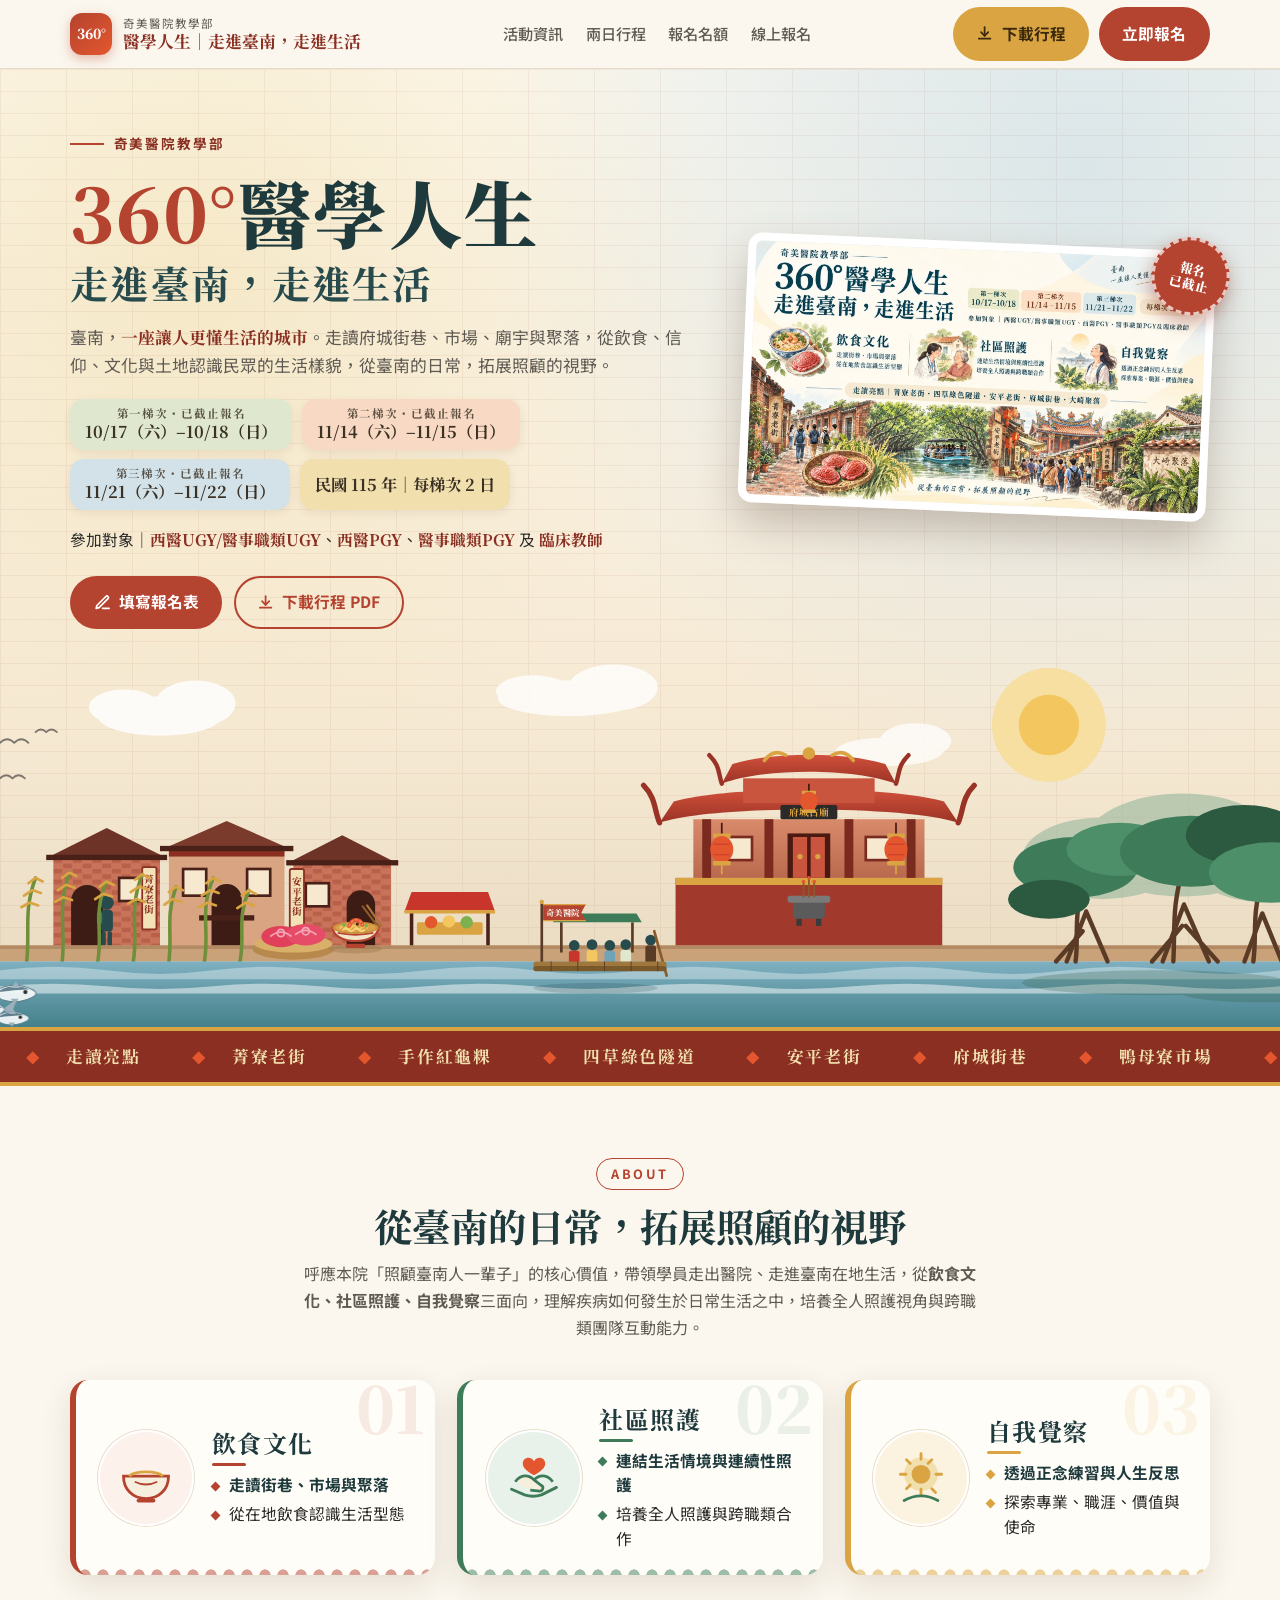
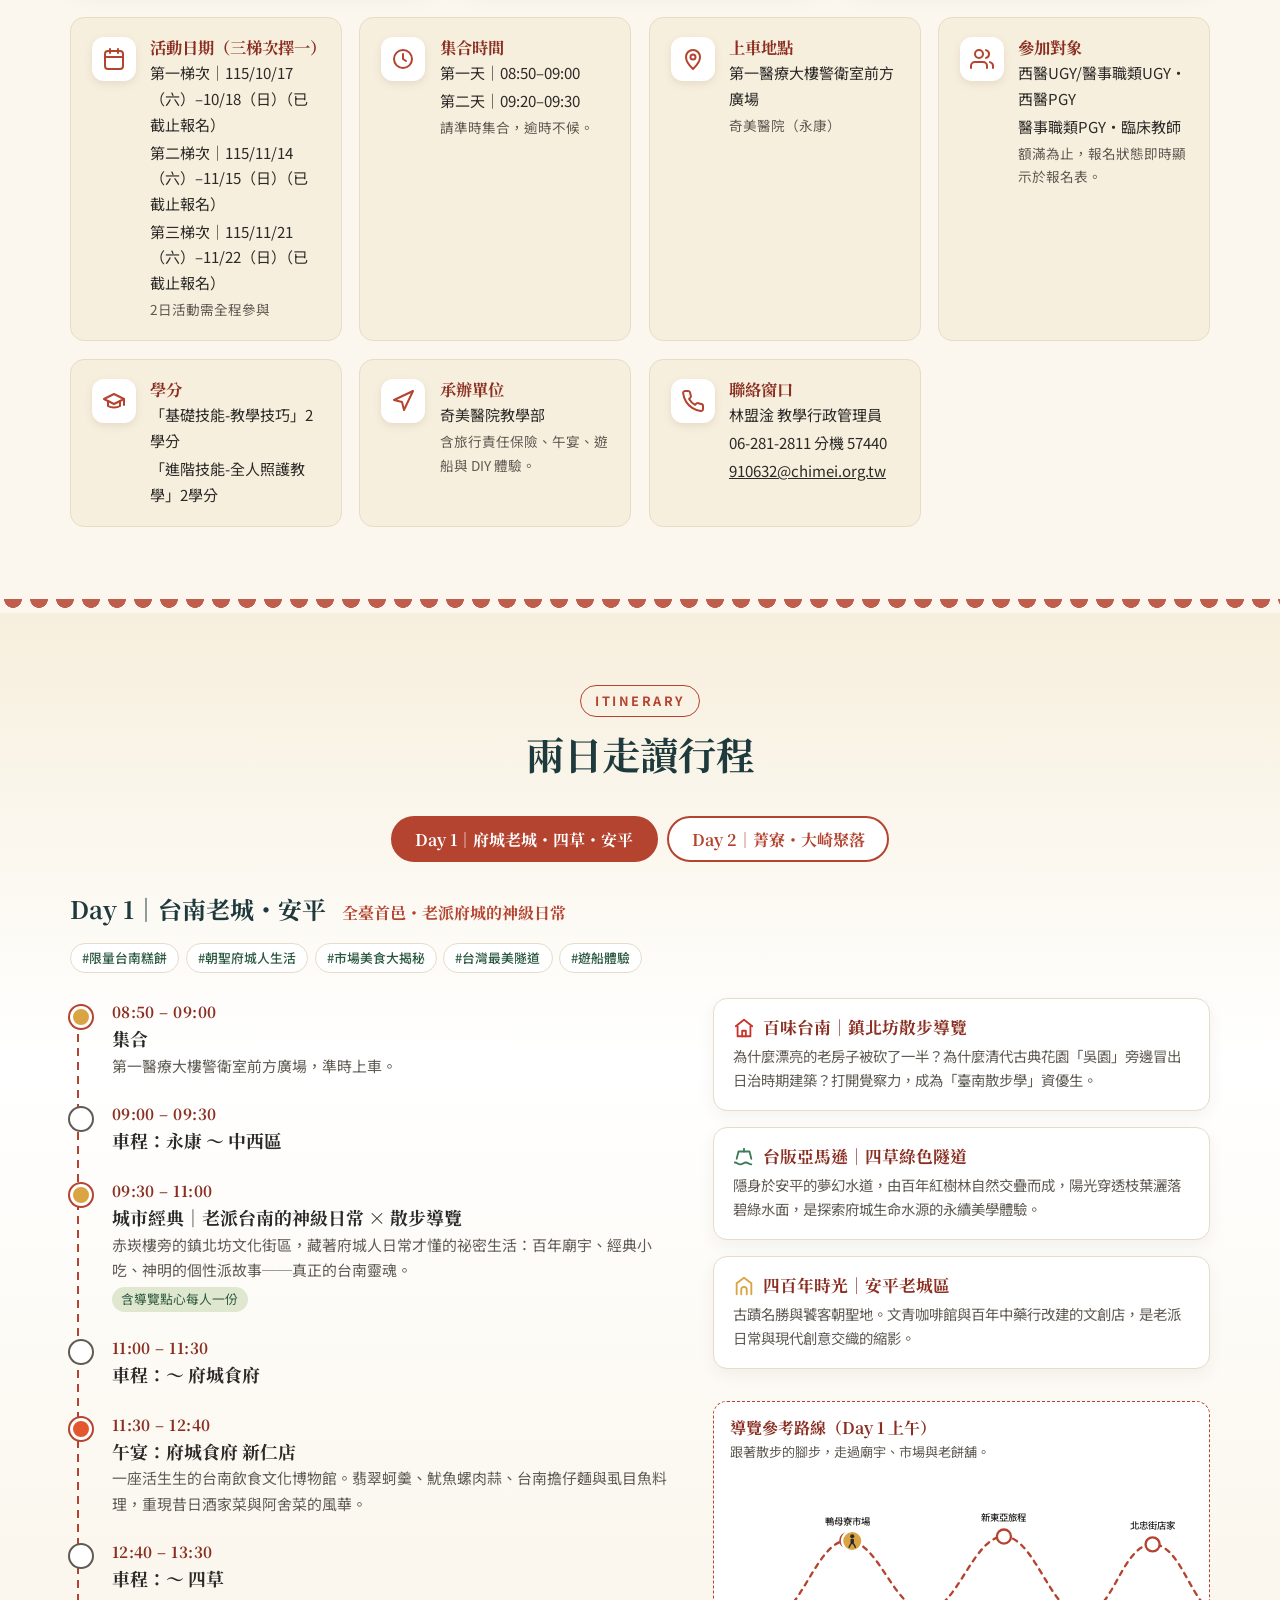
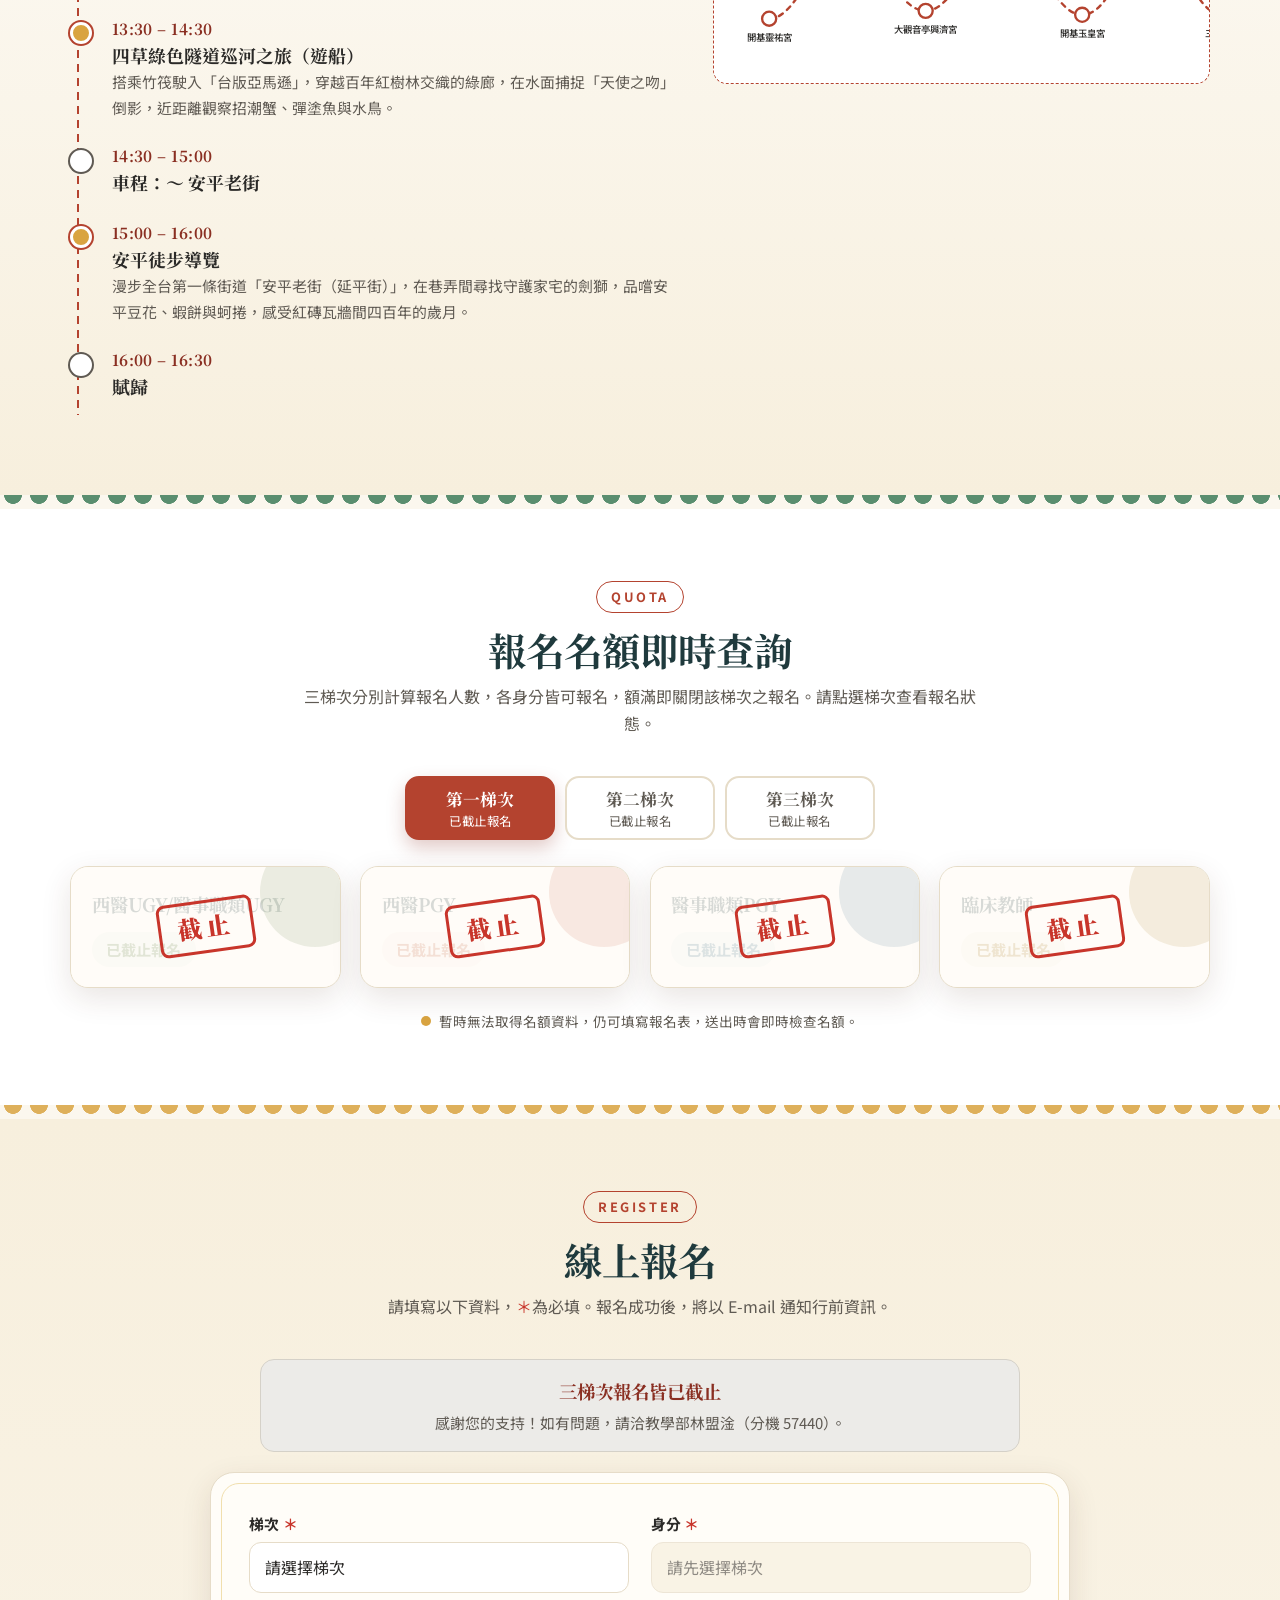
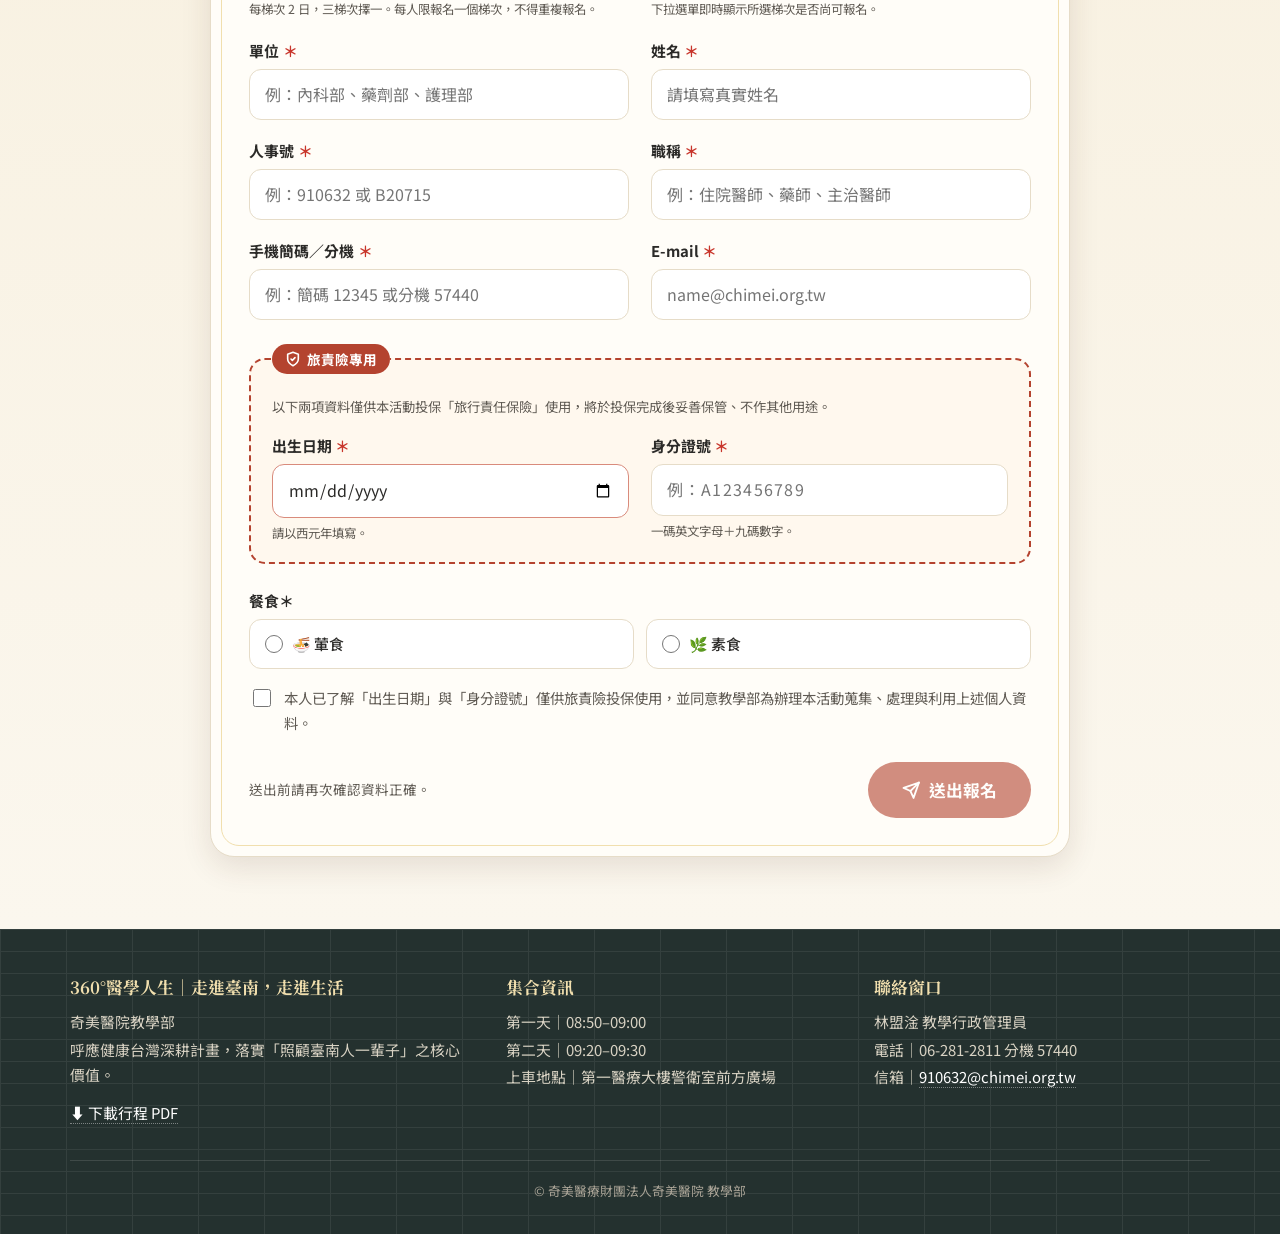
<file: index.html>
<!DOCTYPE html>
<html lang="zh-Hant-TW">
<head>
<meta charset="UTF-8">
<meta name="viewport" content="width=device-width, initial-scale=1.0">
<title>360°醫學人生｜走進臺南，走進生活｜活動報名</title>
<meta name="description" content="奇美醫院教學部「360°醫學人生｜走進臺南，走進生活」二日走讀活動報名。對象：西醫UGY/醫事職類UGY、西醫PGY、醫事職類PGY及臨床教師。">
<meta property="og:title" content="360°醫學人生｜走進臺南，走進生活">
<meta property="og:description" content="走讀府城街巷、市場、廟宇與聚落，從飲食、信仰、文化與土地認識民眾的生活樣貌。">
<meta property="og:image" content="assets/poster.jpg?v=5">
<link rel="icon" href="data:image/svg+xml,%3Csvg xmlns='http://www.w3.org/2000/svg' viewBox='0 0 64 64'%3E%3Cline x1='32' y1='2' x2='32' y2='12' stroke='%235b2418' stroke-width='3'/%3E%3Cellipse cx='32' cy='32' rx='20' ry='22' fill='%23e4572e'/%3E%3Crect x='20' y='8' width='24' height='6' rx='2' fill='%23d9a441'/%3E%3Crect x='20' y='50' width='24' height='6' rx='2' fill='%23d9a441'/%3E%3Cline x1='32' y1='56' x2='32' y2='63' stroke='%23d9a441' stroke-width='3'/%3E%3C/svg%3E">
<link rel="preconnect" href="https://fonts.googleapis.com">
<link rel="preconnect" href="https://fonts.gstatic.com" crossorigin>
<link href="https://fonts.googleapis.com/css2?family=Noto+Sans+TC:wght@400;500;700&family=Noto+Serif+TC:wght@600;700;900&display=swap" rel="stylesheet">
<style>
/* ---------- 色彩：紅磚、朱紅、廟宇金、米白、紅樹林綠、四草水色 ---------- */
:root{
  --brick:#b4432f;
  --brick-deep:#8a2f22;
  --vermilion:#c8352b;
  --lantern:#e4572e;
  --gold:#d9a441;
  --gold-soft:#f1dfae;
  --rice:#f7efdd;
  --cream:#fbf7ee;
  --paper:#fffdf8;
  --ink:#2b2a28;
  --ink-soft:#5f5a53;
  --line:#e6dcc8;
  --green:#3e7c59;
  --green-deep:#2c5a41;
  --green-soft:#dfe8cf;
  --water:#6fa3b8;
  --water-soft:#d3e2e8;
  --peach:#f7d9c4;
  --shadow:0 10px 30px rgba(74,43,26,.12);
  --radius:18px;
  --serif:"Noto Serif TC","PingFang TC","Microsoft JhengHei",serif;
  --sans:"Noto Sans TC","PingFang TC","Microsoft JhengHei",system-ui,sans-serif;
}
*{box-sizing:border-box}
html{scroll-behavior:smooth}
body{
  margin:0;
  font-family:var(--sans);
  color:var(--ink);
  background:var(--cream);
  line-height:1.7;
  -webkit-font-smoothing:antialiased;
  overflow-x:hidden;
}
img{max-width:100%;display:block}
a{color:inherit}
h1,h2,h3,h4{font-family:var(--serif);margin:0;line-height:1.25}
.container{width:min(1140px,92%);margin:0 auto}
.sr-only{position:absolute;width:1px;height:1px;overflow:hidden;clip:rect(0 0 0 0);white-space:nowrap}

/* ---------- 按鈕 ---------- */
.btn{
  display:inline-flex;align-items:center;gap:.5rem;
  padding:.7rem 1.35rem;border-radius:999px;border:2px solid transparent;
  font-weight:700;font-size:.98rem;text-decoration:none;cursor:pointer;
  transition:transform .2s,box-shadow .2s,background .2s,color .2s;
  font-family:var(--sans);white-space:nowrap;
}
.btn svg{width:1.1em;height:1.1em;flex:none}
.btn:hover{transform:translateY(-2px);box-shadow:0 8px 20px rgba(139,47,34,.25)}
.btn:active{transform:translateY(0)}
.btn-primary{background:var(--brick);color:#fff}
.btn-primary:hover{background:var(--vermilion)}
.btn-outline{background:transparent;color:var(--brick);border-color:var(--brick)}
.btn-outline:hover{background:var(--brick);color:#fff}
.btn-gold{background:var(--gold);color:#3b2a0c}
.btn-gold:hover{background:#e6b552}
.btn[disabled]{opacity:.6;cursor:not-allowed;transform:none;box-shadow:none}

/* ---------- 頁首 ---------- */
.site-header{
  position:sticky;top:0;z-index:50;
  background:rgba(251,247,238,.9);
  backdrop-filter:blur(10px);
  border-bottom:1px solid var(--line);
}
.site-header .container{display:flex;align-items:center;justify-content:space-between;gap:1rem;min-height:68px}
.brand{display:flex;align-items:center;gap:.7rem;text-decoration:none}
.brand-mark{
  width:42px;height:42px;border-radius:12px;flex:none;
  background:linear-gradient(135deg,var(--brick),var(--lantern));
  display:grid;place-items:center;color:#fff;font-family:var(--serif);font-weight:900;font-size:.85rem;
  box-shadow:0 4px 12px rgba(180,67,47,.35);
}
.brand-text{display:flex;flex-direction:column;line-height:1.2}
.brand-text small{font-size:.72rem;color:var(--ink-soft);letter-spacing:.08em}
.brand-text strong{font-family:var(--serif);font-size:1.05rem;color:var(--brick-deep)}
.nav{display:flex;gap:1.4rem;font-weight:500;font-size:.95rem}
.nav a{text-decoration:none;color:var(--ink-soft);position:relative;padding:.2rem 0}
.nav a::after{content:"";position:absolute;left:0;right:0;bottom:-2px;height:2px;background:var(--brick);transform:scaleX(0);transition:transform .25s;transform-origin:left}
.nav a:hover{color:var(--brick)}
.nav a:hover::after{transform:scaleX(1)}
.header-actions{display:flex;gap:.6rem;align-items:center}
@media (max-width:860px){.nav{display:none}}
@media (max-width:700px){
  .site-header .container{min-height:60px}
  .brand-text small{display:none}
  .brand-text strong{font-size:.98rem}
  .brand-mark{width:36px;height:36px;font-size:.75rem}
  .header-actions .btn-register{display:none}
  .btn-download .btn-label-long{display:none}
  .btn-download{padding:.55rem 1rem}
}
@media (max-width:480px){.brand-sub{display:none}}
@media (min-width:701px){.btn-download .btn-label-short{display:none}}

/* ---------- Hero ---------- */
.hero{
  position:relative;overflow:hidden;
  background:
    radial-gradient(circle at 15% 20%,rgba(241,223,174,.55),transparent 40%),
    radial-gradient(circle at 85% 10%,rgba(211,226,232,.8),transparent 45%),
    linear-gradient(180deg,#fdf9f0 0%,#f6e9d3 70%,#e7d9bf 100%);
}
.hero::before{ /* 紅磚紋理 */
  content:"";position:absolute;inset:0;opacity:.06;pointer-events:none;
  background-image:
    linear-gradient(var(--brick-deep) 1px,transparent 1px),
    linear-gradient(90deg,var(--brick-deep) 1px,transparent 1px);
  background-size:100% 22px,66px 22px;
}
.hero-inner{
  position:relative;z-index:2;
  display:grid;grid-template-columns:1.15fr .85fr;gap:2.5rem;align-items:center;
  padding:3.5rem 0 2rem;
}
.eyebrow{
  display:inline-flex;align-items:center;gap:.6rem;
  font-size:.85rem;letter-spacing:.14em;color:var(--brick-deep);font-weight:700;
}
.eyebrow::before{content:"";width:34px;height:2px;background:var(--brick)}
.hero h1{
  font-size:clamp(2.6rem,6vw,4.6rem);font-weight:900;color:#1f3a3d;
  letter-spacing:.02em;margin:.6rem 0 .1rem;
}
.hero h1 .deg{color:var(--brick)}
.hero h2{
  font-size:clamp(1.5rem,3.6vw,2.4rem);font-weight:700;color:#274a4d;letter-spacing:.06em;
}
.hero .tagline{
  margin:1rem 0 1.2rem;color:var(--ink-soft);font-size:1.05rem;
}
.hero .tagline em{font-style:normal;font-family:var(--serif);color:var(--brick-deep);font-weight:700}
.sessions{display:flex;flex-wrap:wrap;gap:.6rem;margin:1rem 0}
.chip{
  display:inline-flex;flex-direction:column;align-items:center;
  padding:.45rem .95rem;border-radius:14px;line-height:1.3;
  font-family:var(--serif);font-weight:700;color:#3b3125;
  box-shadow:0 3px 10px rgba(74,43,26,.08);
}
.chip small{font-size:.72rem;font-weight:700;letter-spacing:.08em;opacity:.8}
.chip span{font-size:1.02rem}
.chip-1{background:var(--green-soft)}
.chip-2{background:var(--peach)}
.chip-3{background:var(--water-soft)}
.chip-days{background:var(--gold-soft);justify-content:center}
.audience{font-size:.98rem;color:var(--ink);margin-bottom:1.4rem}
.audience b{color:var(--brick-deep);font-family:var(--serif);white-space:nowrap}
.hero-cta{display:flex;flex-wrap:wrap;gap:.7rem}
.poster-frame{
  position:relative;
  transform:rotate(2.5deg);
  transition:transform .4s;
}
.poster-frame:hover{transform:rotate(0) scale(1.02)}
.poster-frame img{
  border-radius:14px;border:8px solid #fff;
  box-shadow:0 20px 40px rgba(74,43,26,.25);
}
.poster-frame .stamp{
  position:absolute;right:-14px;top:-14px;
  width:78px;height:78px;border-radius:50%;
  background:var(--brick);color:#fff;font-family:var(--serif);font-weight:900;
  display:grid;place-items:center;text-align:center;font-size:.8rem;line-height:1.2;
  border:3px dashed rgba(255,255,255,.7);box-shadow:0 8px 18px rgba(139,47,34,.4);
  transform:rotate(12deg);
  animation:stampPulse 3s ease-in-out infinite;
}
@keyframes stampPulse{0%,100%{transform:rotate(12deg) scale(1)}50%{transform:rotate(12deg) scale(1.06)}}
@media (max-width:900px){
  .hero-inner{grid-template-columns:1fr;padding-top:2.5rem}
  .poster-frame{max-width:520px;margin:0 auto;transform:rotate(0)}
}

/* ---------- Hero 動態場景 ---------- */
.scene{position:relative;z-index:1;display:block;width:100%;height:auto;margin-top:-1rem}
.scene svg{display:block;width:100%;height:auto}
.cloud{animation:drift 40s ease-in-out infinite alternate}
.cloud.c2{animation-duration:55s;animation-delay:-20s}
.cloud.c3{animation-duration:48s;animation-delay:-10s}
@keyframes drift{from{transform:translateX(0)}to{transform:translateX(70px)}}
.lantern{animation:swing 3.4s ease-in-out infinite;transform-box:fill-box;transform-origin:50% 0}
.lantern.l2{animation-delay:-1.1s;animation-duration:3.9s}
.lantern.l3{animation-delay:-2.2s;animation-duration:3.1s}
@keyframes swing{0%,100%{transform:rotate(-6deg)}50%{transform:rotate(6deg)}}
.smoke{animation:rise 5s ease-out infinite;transform-box:fill-box;transform-origin:50% 100%;opacity:0}
.smoke.s2{animation-delay:1.6s}
.smoke.s3{animation-delay:3.2s}
@keyframes rise{0%{transform:translateY(0) scale(.6);opacity:0}15%{opacity:.7}100%{transform:translateY(-70px) translateX(12px) scale(1.4);opacity:0}}
.rice{animation:sway 4s ease-in-out infinite;transform-box:fill-box;transform-origin:50% 100%}
.rice.r2{animation-delay:-.8s}
.rice.r3{animation-delay:-1.6s}
.rice.r4{animation-delay:-2.4s}
.rice.r5{animation-delay:-3.2s}
@keyframes sway{0%,100%{transform:rotate(-4deg)}50%{transform:rotate(4deg)}}
.wave{animation:waves 9s linear infinite}
.wave.w2{animation-duration:14s;animation-direction:reverse;opacity:.5}
@keyframes waves{from{transform:translateX(0)}to{transform:translateX(-240px)}}
.raft-sail{animation:sail 46s ease-in-out infinite alternate}
@keyframes sail{from{transform:translateX(-185px)}to{transform:translateX(430px)}}
.raft{animation:bob 4.5s ease-in-out infinite;transform-box:fill-box;transform-origin:50% 50%}
@keyframes bob{0%,100%{transform:translateY(0) rotate(-1deg)}50%{transform:translateY(-5px) rotate(1deg)}}
.pole{animation:row 2.4s ease-in-out infinite;transform-box:fill-box;transform-origin:15% 0}
.flag{animation:flutter 1.3s ease-in-out infinite alternate;transform-box:fill-box;transform-origin:0 50%}
@keyframes flutter{from{transform:skewY(-4deg) scaleX(1)}to{transform:skewY(4deg) scaleX(.94)}}
@keyframes row{0%,100%{transform:rotate(-8deg)}50%{transform:rotate(8deg)}}
.wake{animation:wake 3s ease-out infinite;transform-box:fill-box;transform-origin:100% 50%;opacity:0}
.wake.k2{animation-delay:1.5s}
@keyframes wake{0%{transform:scaleX(.3);opacity:0}30%{opacity:.6}100%{transform:scaleX(1.4) translateX(-30px);opacity:0}}
/* 虱目魚 */
.fish-lane{animation:swimR 34s linear infinite}
.fish-lane.f2{animation:swimL 42s linear infinite;animation-delay:-16s}
.fish-lane.f3{animation:swimR 52s linear infinite;animation-delay:-30s}
@keyframes swimR{from{transform:translateX(-90px)}to{transform:translateX(1530px)}}
@keyframes swimL{from{transform:translateX(1530px)}to{transform:translateX(-90px)}}
.fish-bob{animation:fishBob 3.2s ease-in-out infinite;transform-box:fill-box;transform-origin:50% 50%}
.fish-bob.b2{animation-duration:2.6s;animation-delay:-1s}
.fish-bob.b3{animation-duration:3.8s;animation-delay:-2s}
@keyframes fishBob{0%,100%{transform:translateY(0) rotate(2deg)}50%{transform:translateY(-4px) rotate(-2deg)}}
.fish-tail{animation:tail .55s ease-in-out infinite alternate;transform-box:fill-box;transform-origin:0% 50%}
@keyframes tail{from{transform:rotate(-18deg)}to{transform:rotate(18deg)}}
.fish-jump{animation:jump 5s ease-in-out infinite;transform-box:fill-box;transform-origin:50% 50%;opacity:0}
.fish-jump.j2,.splash.s2{animation-delay:-2.5s}
@keyframes jump{
  0%,74%{transform:translate(0,14px) rotate(0);opacity:0}
  76%{opacity:1}
  80%{transform:translate(18px,-22px) rotate(-38deg);opacity:1}
  85%{transform:translate(42px,-44px) rotate(0deg);opacity:1}
  90%{transform:translate(66px,-22px) rotate(38deg);opacity:1}
  93%{transform:translate(82px,14px) rotate(60deg);opacity:1}
  94%,100%{transform:translate(82px,14px) rotate(60deg);opacity:0}
}
.splash{animation:splash 5s ease-out infinite;transform-box:fill-box;transform-origin:50% 50%;opacity:0}
@keyframes splash{0%,92%{transform:scale(.3);opacity:0}94%{opacity:.7}100%{transform:scale(1.6);opacity:0}}
.bird{animation:fly 26s linear infinite;opacity:.8}
.bird.b2{animation-delay:-9s}
@keyframes fly{from{transform:translateX(-120px) translateY(0)}50%{transform:translateX(700px) translateY(-25px)}to{transform:translateX(1560px) translateY(0)}}
.sun-glow{animation:glow 6s ease-in-out infinite}
@keyframes glow{0%,100%{opacity:.35}50%{opacity:.7}}
.walker{animation:walk 30s linear infinite}
@keyframes walk{from{transform:translateX(-80px)}to{transform:translateX(760px)}}
.walker .leg{animation:step .6s ease-in-out infinite alternate;transform-box:fill-box;transform-origin:50% 0}
.walker .leg.b{animation-delay:-.3s}
@keyframes step{from{transform:rotate(-18deg)}to{transform:rotate(18deg)}}
@media (prefers-reduced-motion:reduce){
  .cloud,.lantern,.smoke,.rice,.wave,.raft,.raft-sail,.pole,.wake,.bird,.sun-glow,.walker,.walker .leg,.stamp,.marquee-track,.pulse,.steam,.route-walker,.fish-lane,.fish-bob,.fish-tail,.fish-jump,.splash,.flag,.quota-card.is-loading .bar{animation:none!important}
  .fish-jump,.splash{opacity:0!important}
}

/* ---------- 跑馬燈 ---------- */
.marquee{
  background:var(--brick-deep);color:var(--gold-soft);
  overflow:hidden;white-space:nowrap;padding:.7rem 0;
  font-family:var(--serif);font-weight:700;font-size:1.05rem;letter-spacing:.1em;
  border-top:4px solid var(--gold);border-bottom:4px solid var(--gold);
}
.marquee-track{display:inline-block;animation:marquee 32s linear infinite}
.marquee-track span{display:inline-block;padding:0 1.6rem}
.marquee-track span::before{content:"◆";color:var(--lantern);margin-right:1.6rem;font-size:.8em}
@keyframes marquee{from{transform:translateX(0)}to{transform:translateX(-50%)}}

/* ---------- 區塊 ---------- */
section.block{padding:4.5rem 0}
.section-head{text-align:center;margin-bottom:2.4rem}
.section-head .kicker{
  display:inline-block;font-size:.8rem;letter-spacing:.2em;color:var(--brick);font-weight:700;
  padding:.25rem .9rem;border:1px solid var(--brick);border-radius:999px;margin-bottom:.8rem;
}
.section-head h2{font-size:clamp(1.7rem,3.5vw,2.4rem);color:#1f3a3d}
.section-head p{color:var(--ink-soft);max-width:680px;margin:.6rem auto 0}
.tile-edge{ /* 屋瓦邊 */
  height:14px;
  background:radial-gradient(circle at 50% 0,var(--brick) 0 45%,transparent 48%) 0 0/26px 14px repeat-x;
  opacity:.85;
}
.tile-edge.green{background-image:radial-gradient(circle at 50% 0,var(--green) 0 45%,transparent 48%)}
.tile-edge.gold{background-image:radial-gradient(circle at 50% 0,var(--gold) 0 45%,transparent 48%)}

/* ---------- 活動資訊 ---------- */
.pillars{display:grid;grid-template-columns:repeat(3,1fr);gap:1.4rem;margin-bottom:2.6rem}
.pillar{
  --p-color:var(--brick);--p-soft:#fdf1ec;
  background:var(--paper);border-radius:var(--radius);padding:1.5rem 1.4rem;
  box-shadow:var(--shadow);border-left:6px solid var(--p-color);
  position:relative;overflow:hidden;
  display:flex;align-items:center;gap:1.1rem;
}
.pillar::after{ /* 屋瓦紋 */
  content:"";position:absolute;left:0;right:0;bottom:0;height:8px;opacity:.5;
  background:radial-gradient(circle at 50% 100%,var(--p-color) 0 45%,transparent 48%) 0 0/18px 8px repeat-x;
}
.pillar:nth-child(2){--p-color:var(--green);--p-soft:#e8f1ea}
.pillar:nth-child(3){--p-color:var(--gold);--p-soft:#fbf3df}
.pillar .icon-wrap{
  flex:none;width:96px;height:96px;border-radius:50%;background:var(--p-soft);
  display:grid;place-items:center;box-shadow:inset 0 0 0 2px #fff,0 0 0 1px var(--line);
}
.pillar .icon{width:60px;height:60px}
.pillar .num{
  position:absolute;right:.6rem;top:-.4rem;font-family:var(--serif);font-weight:900;
  font-size:4rem;line-height:1;color:var(--p-color);opacity:.1;pointer-events:none;
}
.pillar-body{position:relative;min-width:0}
.pillar h3{font-size:1.5rem;color:#1f3a3d;margin-bottom:.45rem;letter-spacing:.06em}
.pillar h3::after{content:"";display:block;width:34px;height:3px;background:var(--p-color);border-radius:2px;margin-top:.3rem}
.pillar-desc{margin:0;display:grid;gap:.3rem}
.pillar-desc span{position:relative;padding-left:1.05rem;font-size:.98rem;color:var(--ink);line-height:1.55}
.pillar-desc span:first-child{font-weight:700;color:#1f3a3d}
.pillar-desc span::before{
  content:"";position:absolute;left:0;top:.6em;width:7px;height:7px;transform:rotate(45deg);background:var(--p-color);
}
@media (max-width:1100px) and (min-width:861px){
  .pillar{flex-direction:column;align-items:flex-start;gap:.9rem}
  .pillar .icon-wrap{width:80px;height:80px}
  .pillar .icon{width:50px;height:50px}
}
@media (max-width:480px){
  .pillar{display:grid;grid-template-columns:64px 1fr;grid-template-areas:"icon title" "desc desc";column-gap:.9rem;row-gap:.5rem;align-items:center;padding:1.3rem 1.2rem 1.4rem}
  .pillar .icon-wrap{grid-area:icon;width:64px;height:64px}
  .pillar .icon{width:42px;height:42px}
  .pillar-body{display:contents}
  .pillar h3{grid-area:title;margin:0;font-size:1.35rem}
  .pillar-desc{grid-area:desc}
  .pillar .num{font-size:3.2rem}
}
.steam{animation:steamUp 3s ease-out infinite;opacity:0;transform-box:fill-box;transform-origin:50% 100%}
.steam.t2{animation-delay:1s}.steam.t3{animation-delay:2s}
@keyframes steamUp{0%{opacity:0;transform:translateY(0)}30%{opacity:.8}100%{opacity:0;transform:translateY(-16px)}}
.info-grid{display:grid;grid-template-columns:repeat(auto-fit,minmax(230px,1fr));gap:1.1rem}
.info-card{
  background:var(--rice);border-radius:14px;padding:1.2rem 1.3rem;
  border:1px solid var(--line);display:flex;gap:.9rem;align-items:flex-start;
}
.info-card .ic{
  flex:none;width:44px;height:44px;border-radius:12px;background:#fff;
  display:grid;place-items:center;color:var(--brick);box-shadow:0 3px 8px rgba(74,43,26,.1);
}
.info-card .ic svg{width:24px;height:24px}
.info-card h4{font-size:1.02rem;color:var(--brick-deep);margin-bottom:.2rem}
.info-card p{margin:0;font-size:.94rem;color:var(--ink)}
.info-card p + p{margin-top:.15rem}
.info-card .muted{color:var(--ink-soft);font-size:.85rem}
@media (max-width:860px){.pillars{grid-template-columns:1fr}}

/* ---------- 行程 ---------- */
.itinerary-section{background:linear-gradient(180deg,var(--rice),#fff 30%,var(--rice))}
.day-tabs{display:flex;justify-content:center;gap:.6rem;margin-bottom:2rem;flex-wrap:wrap}
.day-tab{
  border:2px solid var(--brick);background:#fff;color:var(--brick);
  padding:.6rem 1.4rem;border-radius:999px;font-weight:700;cursor:pointer;font-family:var(--serif);font-size:1rem;
  transition:all .2s;
}
.day-tab[aria-selected="true"]{background:var(--brick);color:#fff}
.day-panel{display:none;animation:fadeIn .4s}
.day-panel.active{display:block}
@keyframes fadeIn{from{opacity:0;transform:translateY(8px)}to{opacity:1;transform:none}}
.day-title{
  display:flex;flex-wrap:wrap;align-items:baseline;gap:.5rem 1rem;margin-bottom:1rem;
}
.day-title h3{font-size:1.5rem;color:#1f3a3d}
.day-title .sub{font-family:var(--serif);color:var(--brick);font-weight:700}
.day-theme{color:var(--ink-soft);margin:0 0 1.4rem}
.tags{display:flex;flex-wrap:wrap;gap:.4rem;margin-bottom:1.6rem}
.tag{font-size:.8rem;background:#fff;border:1px solid var(--line);border-radius:999px;padding:.2rem .7rem;color:var(--green-deep);font-weight:500}
.timeline{position:relative;padding-left:1.6rem;margin:0;list-style:none}
.timeline::before{content:"";position:absolute;left:7px;top:8px;bottom:8px;width:2px;background:repeating-linear-gradient(var(--brick) 0 8px,transparent 8px 14px)}
.tl-item{position:relative;padding:0 0 1.4rem 1rem}
.tl-item::before{
  content:"";position:absolute;left:-1.6rem;top:.45rem;width:16px;height:16px;border-radius:50%;
  background:var(--gold);border:3px solid #fff;box-shadow:0 0 0 2px var(--brick);
}
.tl-item.meal::before{background:var(--lantern)}
.tl-item.move::before{background:#fff;box-shadow:0 0 0 2px var(--ink-soft)}
.tl-item time{font-family:var(--serif);font-weight:700;color:var(--brick-deep);font-size:.95rem;letter-spacing:.03em}
.tl-item h4{font-size:1.12rem;color:var(--ink);margin:.1rem 0 .2rem}
.tl-item p{margin:0;color:var(--ink-soft);font-size:.93rem}
.tl-item .note{display:inline-block;margin-top:.3rem;font-size:.8rem;color:var(--green-deep);background:var(--green-soft);padding:.1rem .6rem;border-radius:999px}
.day-grid{display:grid;grid-template-columns:1.1fr .9fr;gap:2.2rem;align-items:start}
@media (max-width:900px){.day-grid{grid-template-columns:1fr}}
.spot-cards{display:grid;gap:1rem}
.spot{
  background:#fff;border-radius:14px;padding:1.1rem 1.2rem;border:1px solid var(--line);
  box-shadow:0 6px 16px rgba(74,43,26,.06);
}
.spot h4{font-size:1.05rem;color:var(--brick-deep);margin-bottom:.3rem;display:flex;gap:.5rem;align-items:center}
.spot h4 svg{width:22px;height:22px;flex:none}
.spot p{margin:0;font-size:.9rem;color:var(--ink-soft)}
.route{
  background:#fff;border-radius:14px;border:1px dashed var(--brick);padding:1rem 1rem .6rem;margin-top:1rem;overflow-x:auto;
}
.route h4{font-size:1rem;color:var(--brick-deep);margin-bottom:.2rem}
.route p{font-size:.82rem;color:var(--ink-soft);margin:0 0 .4rem}
.route svg{min-width:720px;width:100%;height:auto}
.route-walker{offset-rotate:0deg}
.route .node{font-size:12px;fill:var(--ink);font-family:var(--sans);font-weight:500}

/* ---------- 名額 ---------- */
.quota-section{background:#fff}
.seg{display:flex;justify-content:center;gap:.6rem;flex-wrap:wrap;margin-bottom:1.6rem}
.seg-btn{
  display:flex;flex-direction:column;align-items:center;gap:.05rem;
  min-width:150px;padding:.55rem 1.2rem;border-radius:14px;cursor:pointer;
  background:#fff;border:2px solid var(--line);color:var(--ink-soft);font-family:var(--sans);
  transition:all .2s;
}
.seg-btn b{font-family:var(--serif);font-size:1.05rem;color:inherit}
.seg-btn small{font-size:.78rem;letter-spacing:.04em}
.seg-btn:hover{border-color:var(--brick);color:var(--brick)}
.seg-btn[aria-pressed="true"]{background:var(--brick);border-color:var(--brick);color:#fff;box-shadow:0 8px 18px rgba(139,47,34,.25)}
@media (max-width:520px){.seg-btn{min-width:0;flex:1 1 30%;padding:.5rem .6rem}.seg-btn b{font-size:.95rem}}
.quota-grid{display:grid;grid-template-columns:repeat(4,1fr);gap:1.2rem}
.quota-card{
  border-radius:var(--radius);padding:1.4rem 1.3rem 1.2rem;
  background:var(--paper);border:1px solid var(--line);box-shadow:var(--shadow);
  position:relative;overflow:hidden;display:flex;flex-direction:column;
}
.quota-card::after{
  content:"";position:absolute;right:-30px;top:-30px;width:110px;height:110px;border-radius:50%;
  background:var(--q-color,var(--brick));opacity:.12;
}
.quota-card .q-name{font-family:var(--serif);font-weight:700;font-size:1.15rem;color:#1f3a3d;flex:1 0 auto}
.nw{white-space:nowrap}
.quota-card .q-status{
  align-self:flex-start;margin-top:.7rem;padding:.3rem .9rem;border-radius:999px;font-weight:700;font-size:.95rem;
  color:var(--q-color,var(--brick));background:color-mix(in srgb,var(--q-color,var(--brick)) 12%,#fff);
}
.bar{height:10px;border-radius:999px;background:var(--rice);overflow:hidden;border:1px solid var(--line)}
.bar i{display:block;height:100%;background:var(--q-color,var(--brick));width:0;transition:width .8s cubic-bezier(.2,.8,.2,1)}
.q-foot{display:flex;justify-content:space-between;font-size:.8rem;color:var(--ink-soft);margin-top:.4rem}
.q-full{position:absolute;inset:0;display:none;place-items:center;background:rgba(255,253,248,.82)}
.q-full span{
  font-family:var(--serif);font-weight:900;color:var(--vermilion);font-size:1.5rem;
  border:3px solid var(--vermilion);padding:.2rem 1rem;border-radius:8px;transform:rotate(-8deg);letter-spacing:.2em;
}
.quota-card.is-full .q-full{display:grid}
.quota-card.is-loading .q-status{color:#a59a86;background:var(--rice)}
@keyframes shimmer{from{background-position:200% 0}to{background-position:-200% 0}}
.live{display:flex;justify-content:center;align-items:center;gap:.5rem;margin-top:1.4rem;font-size:.85rem;color:var(--ink-soft)}
.pulse{width:10px;height:10px;border-radius:50%;background:var(--green);animation:pulse 1.6s ease-in-out infinite}
.pulse.off{background:var(--gold);animation:none}
@keyframes pulse{0%,100%{box-shadow:0 0 0 0 rgba(62,124,89,.5)}70%{box-shadow:0 0 0 8px rgba(62,124,89,0)}}
@media (max-width:960px){.quota-grid{grid-template-columns:repeat(2,1fr)}}
@media (max-width:520px){.quota-grid{grid-template-columns:1fr}}

/* ---------- 報名表單 ---------- */
.form-section{background:linear-gradient(180deg,var(--rice),var(--cream))}
.form-card{
  background:var(--paper);border-radius:24px;box-shadow:var(--shadow);
  padding:2.4rem;max-width:860px;margin:0 auto;border:1px solid var(--line);
  position:relative;
}
.form-card::before{ /* 廟宇金線 */
  content:"";position:absolute;inset:10px;border:1px solid var(--gold-soft);border-radius:18px;pointer-events:none;
}
.form-grid{display:grid;grid-template-columns:1fr 1fr;gap:1.1rem 1.4rem}
.field{display:flex;flex-direction:column;gap:.35rem}
.field.full{grid-column:1/-1}
.field label{font-weight:700;font-size:.93rem;color:var(--ink)}
.field label .req{color:var(--vermilion);margin-left:.2rem}
.field input,.field select{
  font:inherit;font-size:1rem;padding:.7rem .9rem;border-radius:12px;border:1.5px solid var(--line);
  background:#fff;color:var(--ink);transition:border .2s,box-shadow .2s;width:100%;
}
.field input:focus,.field select:focus{outline:none;border-color:var(--brick);box-shadow:0 0 0 4px rgba(180,67,47,.14)}
.field select:disabled{background-color:var(--rice);color:var(--ink-soft);cursor:not-allowed}
.field input:invalid:not(:placeholder-shown){border-color:#d98b7c}
.field .hint{font-size:.78rem;color:var(--ink-soft)}
.field .err{font-size:.8rem;color:var(--vermilion);display:none}
.field.invalid .err{display:block}
.field.invalid input,.field.invalid select{border-color:var(--vermilion)}
select{appearance:none;background-image:url("data:image/svg+xml,%3Csvg xmlns='http://www.w3.org/2000/svg' width='14' height='14' viewBox='0 0 24 24' fill='none' stroke='%23b4432f' stroke-width='3'%3E%3Cpath d='M6 9l6 6 6-6'/%3E%3C/svg%3E");background-repeat:no-repeat;background-position:right .9rem center;padding-right:2.4rem}
.insurance{
  grid-column:1/-1;margin:.4rem 0;
  border:2px dashed var(--brick);border-radius:16px;padding:1.3rem 1.3rem 1.1rem;
  background:#fff8ee;position:relative;
}
.insurance legend{
  padding:.2rem .8rem;background:var(--brick);color:#fff;border-radius:999px;font-weight:700;font-size:.85rem;
  display:inline-flex;align-items:center;gap:.4rem;
}
.insurance legend svg{width:16px;height:16px}
.insurance .ins-note{font-size:.83rem;color:var(--ink-soft);margin:.1rem 0 .9rem}
.insurance .form-grid{gap:1rem 1.4rem}
.radio-group{display:flex;gap:.8rem;flex-wrap:wrap}
.radio-group label{
  flex:1;display:flex;align-items:center;gap:.6rem;cursor:pointer;
  border:1.5px solid var(--line);border-radius:12px;padding:.7rem .9rem;background:#fff;font-weight:500;transition:all .2s;
}
.radio-group label:hover{border-color:var(--brick)}
.radio-group input{accent-color:var(--brick);width:18px;height:18px;margin:0}
.radio-group label:has(input:checked){border-color:var(--brick);background:#fdf1ec;box-shadow:0 0 0 3px rgba(180,67,47,.12)}
.consent{display:flex;gap:.6rem;align-items:flex-start;font-size:.9rem;color:var(--ink-soft);grid-column:1/-1}
.consent input{accent-color:var(--brick);width:18px;height:18px;margin-top:.2rem;flex:none}
.form-actions{grid-column:1/-1;display:flex;justify-content:space-between;align-items:center;flex-wrap:wrap;gap:1rem;margin-top:.6rem}
.form-actions .btn{padding:.85rem 2rem;font-size:1.05rem}
.form-msg{grid-column:1/-1;display:none;padding:.8rem 1rem;border-radius:12px;font-size:.92rem}
.form-msg.error{display:block;background:#fdecea;color:#8f2416;border:1px solid #f1b8ae}
.closed-banner{max-width:760px;margin:0 auto 1.2rem;padding:1rem 1.2rem;border-radius:14px;background:#ecebe8;border:1px solid #d5d1c8;color:var(--ink);text-align:center}
.closed-banner b{display:block;font-family:var(--serif);font-size:1.15rem;color:var(--brick-deep)}
.closed-banner span{display:block;margin-top:.2rem;font-size:.93rem;color:var(--ink-soft)}
.closed-banner[hidden]{display:none}
@media (max-width:640px){
  .form-card{padding:1.6rem 1.2rem}
  .form-grid{grid-template-columns:1fr}
  .insurance .form-grid{grid-template-columns:1fr}
}

/* ---------- 頁尾 ---------- */
.site-footer{
  background:#24312f;color:#d8d2c3;padding:3rem 0 2rem;position:relative;overflow:hidden;
}
.site-footer::before{
  content:"";position:absolute;inset:0;opacity:.07;pointer-events:none;
  background-image:linear-gradient(#fff 1px,transparent 1px),linear-gradient(90deg,#fff 1px,transparent 1px);
  background-size:100% 22px,66px 22px;
}
.footer-grid{position:relative;display:grid;grid-template-columns:1.2fr 1fr 1fr;gap:2rem}
.site-footer h4{font-size:1.05rem;color:var(--gold-soft);margin-bottom:.7rem}
.site-footer p{margin:.15rem 0;font-size:.93rem}
.site-footer a{color:#fff;text-decoration:none;border-bottom:1px dotted rgba(255,255,255,.4)}
.site-footer .copy{position:relative;margin-top:2rem;padding-top:1.2rem;border-top:1px solid rgba(255,255,255,.12);font-size:.8rem;color:#a9a396;text-align:center}
@media (max-width:820px){.footer-grid{grid-template-columns:1fr}}

/* ---------- 成功視窗 ---------- */
.modal{position:fixed;inset:0;z-index:100;display:none;place-items:center;background:rgba(43,42,40,.55);padding:1rem}
.modal.open{display:grid}
.modal-card{
  background:var(--paper);border-radius:22px;padding:2rem;max-width:520px;width:100%;
  box-shadow:0 30px 60px rgba(0,0,0,.35);text-align:center;animation:fadeIn .3s;
  border-top:8px solid var(--brick);
}
.modal-card .seal{
  width:84px;height:84px;margin:0 auto 1rem;border-radius:50%;
  background:var(--brick);display:grid;place-items:center;color:#fff;font-family:var(--serif);font-weight:900;font-size:1.3rem;
  border:3px double #fff;box-shadow:0 0 0 4px var(--brick);letter-spacing:.1em;
}
.modal-card h3{font-size:1.5rem;color:#1f3a3d;margin-bottom:.5rem}
.modal-card p{color:var(--ink-soft);margin:.3rem 0}
.modal-card .summary{
  text-align:left;background:var(--rice);border-radius:12px;padding:.9rem 1.1rem;margin:1rem 0;font-size:.92rem;
}
.modal-card .summary div{display:flex;justify-content:space-between;gap:1rem;padding:.15rem 0;border-bottom:1px dashed var(--line)}
.modal-card .summary div:last-child{border:none}
.modal-card .summary span{color:var(--ink-soft)}
.toTop{
  position:fixed;right:1.2rem;bottom:1.2rem;z-index:40;width:46px;height:46px;border-radius:50%;
  background:var(--brick);color:#fff;border:none;cursor:pointer;box-shadow:0 8px 18px rgba(139,47,34,.4);
  display:grid;place-items:center;opacity:0;pointer-events:none;transition:opacity .3s;
}
.toTop.show{opacity:1;pointer-events:auto}
.toTop svg{width:20px;height:20px}
</style>
</head>
<body>

<!-- ================= 頁首 ================= -->
<header class="site-header">
  <div class="container">
    <a class="brand" href="#top">
      <div class="brand-mark">360°</div>
      <div class="brand-text">
        <small>奇美醫院教學部</small>
        <strong>醫學人生<span class="brand-sub">｜走進臺南，走進生活</span></strong>
      </div>
    </a>
    <nav class="nav" aria-label="主選單">
      <a href="#info">活動資訊</a>
      <a href="#itinerary">兩日行程</a>
      <a href="#quota">報名名額</a>
      <a href="#register">線上報名</a>
    </nav>
    <div class="header-actions">
      <a class="btn btn-gold btn-download" href="assets/itinerary.pdf" download="360°醫學人生｜走進臺南，走進生活行程v4.pdf" title="下載行程 PDF">
        <svg viewBox="0 0 24 24" fill="none" stroke="currentColor" stroke-width="2.4" stroke-linecap="round" stroke-linejoin="round"><path d="M12 3v12"/><path d="M7 10l5 5 5-5"/><path d="M4 19h16"/></svg>
        <span class="btn-label-long">下載行程</span><span class="btn-label-short">行程</span>
      </a>
      <a class="btn btn-primary btn-register" href="#register">立即報名</a>
    </div>
  </div>
</header>

<!-- ================= Hero ================= -->
<section class="hero" id="top">
  <div class="container hero-inner">
    <div>
      <span class="eyebrow">奇美醫院教學部</span>
      <h1><span class="deg">360°</span>醫學人生</h1>
      <h2>走進臺南，走進生活</h2>
      <p class="tagline">臺南，<em>一座讓人更懂生活的城市</em>。走讀府城街巷、市場、廟宇與聚落，從飲食、信仰、文化與土地認識民眾的生活樣貌，從臺南的日常，拓展照顧的視野。</p>
      <div class="sessions" aria-label="活動梯次">
        <div class="chip chip-1"><small>第一梯次・已截止報名</small><span>10/17（六）–10/18（日）</span></div>
        <div class="chip chip-2"><small>第二梯次・已截止報名</small><span>11/14（六）–11/15（日）</span></div>
        <div class="chip chip-3"><small>第三梯次・已截止報名</small><span>11/21（六）–11/22（日）</span></div>
        <div class="chip chip-days"><span>民國 115 年｜每梯次 2 日</span></div>
      </div>
      <p class="audience">參加對象｜<b>西醫UGY/醫事職類UGY</b>、<b>西醫PGY</b>、<b>醫事職類PGY</b> 及 <b>臨床教師</b></p>
      <div class="hero-cta">
        <a class="btn btn-primary" href="#register">
          <svg viewBox="0 0 24 24" fill="none" stroke="currentColor" stroke-width="2.4" stroke-linecap="round" stroke-linejoin="round"><path d="M12 20h9"/><path d="M16.5 3.5a2.1 2.1 0 013 3L7 19l-4 1 1-4z"/></svg>
          填寫報名表
        </a>
        <a class="btn btn-outline" href="assets/itinerary.pdf" download="360°醫學人生｜走進臺南，走進生活行程v4.pdf">
          <svg viewBox="0 0 24 24" fill="none" stroke="currentColor" stroke-width="2.4" stroke-linecap="round" stroke-linejoin="round"><path d="M12 3v12"/><path d="M7 10l5 5 5-5"/><path d="M4 19h16"/></svg>
          下載行程 PDF
        </a>
      </div>
    </div>
    <div class="poster-frame">
      <img src="assets/poster.jpg?v=5" alt="360°醫學人生｜走進臺南，走進生活 活動海報：菁寮老街、四草綠色隧道、安平老街、府城街巷、大崎聚落" loading="eager">
      <div class="stamp">報名<br>開放中</div>
    </div>
  </div>

  <!-- 動態場景：廟宇燈籠、香火、菁寮老街、稻田、四草綠色隧道竹筏 -->
  <div class="scene" aria-hidden="true">
    <svg viewBox="0 0 1440 430" preserveAspectRatio="xMidYMax slice">
      <defs>
        <linearGradient id="waterG" x1="0" y1="0" x2="0" y2="1">
          <stop offset="0" stop-color="#7fb0c1"/><stop offset="1" stop-color="#3f7d86"/>
        </linearGradient>
        <linearGradient id="roofG" x1="0" y1="0" x2="0" y2="1">
          <stop offset="0" stop-color="#d1503b"/><stop offset="1" stop-color="#9a3325"/>
        </linearGradient>
        <linearGradient id="wallG" x1="0" y1="0" x2="0" y2="1">
          <stop offset="0" stop-color="#d98a6b"/><stop offset="1" stop-color="#b96a4e"/>
        </linearGradient>
        <pattern id="brickP" width="22" height="12" patternUnits="userSpaceOnUse">
          <rect width="22" height="12" fill="#c8735a"/>
          <rect x="0" y="0" width="10" height="5" fill="#b86049"/>
          <rect x="11" y="6" width="10" height="5" fill="#b86049"/>
        </pattern>
      </defs>

      <!-- 太陽 -->
      <circle class="sun-glow" cx="1180" cy="90" r="64" fill="#f6dfa0"/>
      <circle cx="1180" cy="90" r="34" fill="#f3c65f"/>

      <!-- 雲 -->
      <g class="cloud c1" fill="#fff" opacity=".85">
        <ellipse cx="180" cy="80" rx="70" ry="22"/><ellipse cx="220" cy="66" rx="45" ry="26"/><ellipse cx="140" cy="70" rx="40" ry="20"/>
      </g>
      <g class="cloud c2" fill="#fff" opacity=".8">
        <ellipse cx="640" cy="60" rx="80" ry="20"/><ellipse cx="690" cy="48" rx="50" ry="26"/><ellipse cx="600" cy="52" rx="42" ry="18"/>
      </g>
      <g class="cloud c3" fill="#fff" opacity=".75">
        <ellipse cx="1000" cy="120" rx="60" ry="16"/><ellipse cx="1030" cy="108" rx="40" ry="20"/>
      </g>

      <!-- 飛鳥 -->
      <g class="bird b1" fill="none" stroke="#5f5a53" stroke-width="2" stroke-linecap="round">
        <path d="M0 110 q8 -8 16 0 q8 -8 16 0"/><path d="M40 98 q6 -6 12 0 q6 -6 12 0"/>
      </g>
      <g class="bird b2" fill="none" stroke="#5f5a53" stroke-width="2" stroke-linecap="round">
        <path d="M0 150 q7 -7 14 0 q7 -7 14 0"/>
      </g>

      <!-- 遠景：紅樹林剪影 (右) -->
      <g fill="#8fb39a" opacity=".55">
        <ellipse cx="1240" cy="240" rx="90" ry="46"/><ellipse cx="1330" cy="225" rx="110" ry="58"/><ellipse cx="1420" cy="245" rx="80" ry="44"/>
      </g>

      <!-- 菁寮老街 紅磚街屋 (左) -->
      <g id="street">
        <!-- 街屋 1 -->
        <g transform="translate(60,0)">
          <rect x="0" y="238" width="120" height="102" fill="url(#brickP)"/>
          <polygon points="-8,240 60,206 128,240" fill="#6e3327"/>
          <rect x="-8" y="236" width="136" height="6" fill="#4a2119"/>
          <path d="M20 340 v-52 a18 18 0 0 1 36 0 v52z" fill="#3c1c14"/>
          <rect x="74" y="262" width="30" height="26" fill="#f6e9cf" stroke="#4a2119" stroke-width="3"/>
          <rect x="100" y="250" width="16" height="70" rx="2" fill="#f3e2b8" stroke="#8a2f22" stroke-width="2"/>
          <text x="108" y="258" font-size="11" font-weight="700" fill="#8a2f22" writing-mode="tb" style="font-family:'Noto Serif TC',serif">菁寮老街</text>
        </g>
        <!-- 街屋 2 -->
        <g transform="translate(190,0)">
          <rect x="0" y="228" width="130" height="112" fill="#d8a482"/>
          <rect x="0" y="228" width="130" height="10" fill="#8a2f22"/>
          <polygon points="-8,230 65,198 138,230" fill="#7a3b2c"/>
          <rect x="-10" y="226" width="150" height="6" fill="#4a2119"/>
          <rect x="16" y="252" width="26" height="30" fill="#f6e9cf" stroke="#4a2119" stroke-width="3"/>
          <rect x="88" y="252" width="26" height="30" fill="#f6e9cf" stroke="#4a2119" stroke-width="3"/>
          <path d="M48 340 v-54 a17 17 0 0 1 34 0 v54z" fill="#3c1c14"/>
          <rect x="34" y="304" width="62" height="6" fill="#4a2119"/>
        </g>
        <!-- 街屋 3 -->
        <g transform="translate(330,0)">
          <rect x="0" y="244" width="110" height="96" fill="url(#brickP)"/>
          <polygon points="-8,246 55,214 118,246" fill="#6e3327"/>
          <rect x="-8" y="242" width="126" height="6" fill="#4a2119"/>
          <rect x="14" y="268" width="26" height="26" fill="#f6e9cf" stroke="#4a2119" stroke-width="3"/>
          <path d="M60 340 v-48 a16 16 0 0 1 32 0 v48z" fill="#3c1c14"/>
          <rect x="-4" y="252" width="16" height="66" rx="2" fill="#f3e2b8" stroke="#8a2f22" stroke-width="2"/>
          <text x="4" y="260" font-size="11" font-weight="700" fill="#8a2f22" writing-mode="tb" style="font-family:'Noto Serif TC',serif">安平老街</text>
        </g>
        <!-- 市場攤棚 -->
        <g transform="translate(455,0)">
          <rect x="6" y="300" width="4" height="40" fill="#4a2119"/><rect x="92" y="300" width="4" height="40" fill="#4a2119"/>
          <path d="M0 300 h102 l-8 -22 h-86z" fill="#c8352b"/>
          <path d="M0 300 h102" stroke="#d9a441" stroke-width="4"/>
          <rect x="14" y="312" width="74" height="14" rx="2" fill="#d9a441"/>
          <circle cx="30" cy="312" r="7" fill="#e4572e"/><circle cx="50" cy="311" r="7" fill="#f3c65f"/><circle cx="70" cy="312" r="7" fill="#7fb04f"/>
        </g>
      </g>

      <!-- 走路的人 (沿老街散步) -->
      <g class="walker">
        <g transform="translate(120,290)" fill="#274a4d">
          <circle cx="0" cy="0" r="8"/>
          <rect x="-7" y="8" width="14" height="24" rx="4"/>
          <rect x="-11" y="10" width="6" height="14" rx="3" fill="#3e7c59"/>
          <g class="leg a"><rect x="-6" y="32" width="5" height="18" rx="2"/></g>
          <g class="leg b"><rect x="1" y="32" width="5" height="18" rx="2"/></g>
        </g>
      </g>

      <!-- 府城廟宇 (中右) -->
      <g id="temple">
        <rect x="760" y="262" width="300" height="78" fill="#a13a2c"/>
        <rect x="760" y="262" width="300" height="8" fill="#d9a441"/>
        <rect x="780" y="196" width="260" height="66" fill="url(#wallG)"/>
        <rect x="790" y="196" width="10" height="66" fill="#7a2a1e"/>
        <rect x="860" y="196" width="10" height="66" fill="#7a2a1e"/>
        <rect x="950" y="196" width="10" height="66" fill="#7a2a1e"/>
        <rect x="1020" y="196" width="10" height="66" fill="#7a2a1e"/>
        <rect x="886" y="212" width="48" height="50" fill="#4a1a12"/>
        <rect x="892" y="216" width="16" height="46" fill="#c9553f"/><rect x="912" y="216" width="16" height="46" fill="#c9553f"/>
        <circle cx="900" cy="238" r="3" fill="#d9a441"/><circle cx="920" cy="238" r="3" fill="#d9a441"/>
        <rect x="812" y="216" width="34" height="26" fill="#f6e9cf" stroke="#7a2a1e" stroke-width="3"/>
        <rect x="974" y="216" width="34" height="26" fill="#f6e9cf" stroke="#7a2a1e" stroke-width="3"/>
        <!-- 下層屋簷 燕尾脊 -->
        <path d="M742 200 C 800 180, 1020 180, 1078 200 L 1062 176 C 1000 158, 820 158, 758 176 Z" fill="url(#roofG)"/>
        <path d="M742 200 C 736 186, 738 172, 724 158" fill="none" stroke="#9a3325" stroke-width="6" stroke-linecap="round"/>
        <path d="M1078 200 C 1084 186, 1082 172, 1096 158" fill="none" stroke="#9a3325" stroke-width="6" stroke-linecap="round"/>
        <!-- 上層屋簷 -->
        <rect x="836" y="150" width="148" height="28" fill="#c9553f"/>
        <path d="M812 156 C 860 138, 960 138, 1008 156 L 996 134 C 950 120, 870 120, 824 134 Z" fill="url(#roofG)"/>
        <path d="M812 156 C 808 144, 810 136, 798 124" fill="none" stroke="#9a3325" stroke-width="5" stroke-linecap="round"/>
        <path d="M1008 156 C 1012 144, 1010 136, 1022 124" fill="none" stroke="#9a3325" stroke-width="5" stroke-linecap="round"/>
        <!-- 脊飾 雙龍搶珠 -->
        <circle cx="910" cy="122" r="7" fill="#d9a441"/>
        <path d="M860 130 q10 -14 24 -6" fill="none" stroke="#d9a441" stroke-width="4" stroke-linecap="round"/>
        <path d="M960 130 q-10 -14 -24 -6" fill="none" stroke="#d9a441" stroke-width="4" stroke-linecap="round"/>
        <!-- 匾額 -->
        <rect x="878" y="180" width="64" height="16" rx="2" fill="#2b2a28"/>
        <text x="910" y="192" text-anchor="middle" font-size="11" fill="#d9a441" font-weight="700" style="font-family:'Noto Serif TC',serif">府城古廟</text>
        <!-- 燈籠 -->
        <g class="lantern l1">
          <line x1="812" y1="200" x2="812" y2="214" stroke="#4a1a12" stroke-width="2"/>
          <rect x="802" y="212" width="20" height="5" rx="1" fill="#d9a441"/>
          <ellipse cx="812" cy="230" rx="13" ry="15" fill="#e4572e"/>
          <path d="M803 224 h18 M803 236 h18" stroke="#c8352b" stroke-width="1"/>
          <rect x="802" y="243" width="20" height="5" rx="1" fill="#d9a441"/>
          <line x1="812" y1="248" x2="812" y2="258" stroke="#d9a441" stroke-width="2"/>
        </g>
        <g class="lantern l2">
          <line x1="1008" y1="200" x2="1008" y2="214" stroke="#4a1a12" stroke-width="2"/>
          <rect x="998" y="212" width="20" height="5" rx="1" fill="#d9a441"/>
          <ellipse cx="1008" cy="230" rx="13" ry="15" fill="#e4572e"/>
          <path d="M999 224 h18 M999 236 h18" stroke="#c8352b" stroke-width="1"/>
          <rect x="998" y="243" width="20" height="5" rx="1" fill="#d9a441"/>
          <line x1="1008" y1="248" x2="1008" y2="258" stroke="#d9a441" stroke-width="2"/>
        </g>
        <g class="lantern l3">
          <line x1="910" y1="156" x2="910" y2="166" stroke="#4a1a12" stroke-width="2"/>
          <rect x="902" y="164" width="16" height="4" rx="1" fill="#d9a441"/>
          <ellipse cx="910" cy="176" rx="10" ry="11" fill="#e4572e"/>
          <rect x="902" y="185" width="16" height="4" rx="1" fill="#d9a441"/>
        </g>
        <!-- 香爐與香煙 -->
        <rect x="892" y="286" width="36" height="22" rx="4" fill="#5b5b5b"/>
        <rect x="886" y="282" width="48" height="8" rx="3" fill="#7a7a7a"/>
        <rect x="896" y="308" width="6" height="8" fill="#3a3a3a"/><rect x="918" y="308" width="6" height="8" fill="#3a3a3a"/>
        <line x1="904" y1="284" x2="904" y2="266" stroke="#8a5a2a" stroke-width="2"/>
        <line x1="910" y1="284" x2="910" y2="262" stroke="#8a5a2a" stroke-width="2"/>
        <line x1="916" y1="284" x2="916" y2="266" stroke="#8a5a2a" stroke-width="2"/>
        <circle cx="904" cy="266" r="2" fill="#e4572e"/><circle cx="910" cy="262" r="2" fill="#e4572e"/><circle cx="916" cy="266" r="2" fill="#e4572e"/>
        <g fill="#fff">
          <circle class="smoke s1" cx="910" cy="258" r="8"/>
          <circle class="smoke s2" cx="906" cy="258" r="6"/>
          <circle class="smoke s3" cx="914" cy="258" r="7"/>
        </g>
      </g>

      <!-- 地面 -->
      <rect x="0" y="338" width="1440" height="18" fill="#c9a27a"/>
      <rect x="0" y="338" width="1440" height="4" fill="#b28a63"/>

      <!-- 前景：菁寮稻田 (左) -->
      <g id="rice" fill="none" stroke="#6f8f3a" stroke-width="4" stroke-linecap="round">
        <g class="rice r1"><path d="M30 356 C 34 320, 26 300, 40 262"/><path d="M40 262 l-8 6 M40 262 l8 4 M36 276 l-9 6 M37 276 l9 3 M33 290 l-9 5 M34 290 l9 3" stroke="#d9a441" stroke-width="3"/></g>
        <g class="rice r2"><path d="M70 356 C 74 318, 64 298, 78 256"/><path d="M78 256 l-8 6 M78 256 l8 4 M74 270 l-9 6 M75 270 l9 3 M71 284 l-9 5 M72 284 l9 3" stroke="#d9a441" stroke-width="3"/></g>
        <g class="rice r3"><path d="M110 356 C 116 322, 104 302, 120 266"/><path d="M120 266 l-8 6 M120 266 l8 4 M116 280 l-9 6 M117 280 l9 3" stroke="#d9a441" stroke-width="3"/></g>
        <g class="rice r4"><path d="M150 356 C 156 318, 144 300, 160 258"/><path d="M160 258 l-8 6 M160 258 l8 4 M156 272 l-9 6 M157 272 l9 3 M153 286 l-9 5 M154 286 l9 3" stroke="#d9a441" stroke-width="3"/></g>
        <g class="rice r5"><path d="M190 356 C 194 324, 186 306, 198 272"/><path d="M198 272 l-8 6 M198 272 l8 4 M194 286 l-9 6 M195 286 l9 3" stroke="#d9a441" stroke-width="3"/></g>
        <g class="rice r2"><path d="M230 356 C 236 320, 224 300, 240 262"/><path d="M240 262 l-8 6 M240 262 l8 4 M236 276 l-9 6 M237 276 l9 3 M233 290 l-9 5 M234 290 l9 3" stroke="#d9a441" stroke-width="3"/></g>
        <g class="rice r4"><path d="M270 356 C 276 326, 266 308, 280 276"/><path d="M280 276 l-8 6 M280 276 l8 4 M276 290 l-9 6 M277 290 l9 3" stroke="#d9a441" stroke-width="3"/></g>
      </g>

      <!-- 紅龜粿 (左下角) -->
      <g transform="translate(330,318)">
        <ellipse cx="0" cy="24" rx="46" ry="12" fill="#b7894c"/>
        <ellipse cx="0" cy="18" rx="44" ry="10" fill="#d9b06a"/>
        <ellipse cx="-14" cy="10" rx="22" ry="12" fill="#e0405a"/>
        <ellipse cx="14" cy="8" rx="22" ry="12" fill="#e64c67"/>
        <path d="M-26 10 q12 -10 24 0 M2 8 q12 -10 24 0" fill="none" stroke="#f3a6b7" stroke-width="2"/>
        <circle cx="-14" cy="6" r="4" fill="none" stroke="#f3a6b7" stroke-width="2"/><circle cx="14" cy="4" r="4" fill="none" stroke="#f3a6b7" stroke-width="2"/>
      </g>

      <!-- 擔仔麵 (紅龜粿旁) -->
      <g transform="translate(400,312)">
        <ellipse cx="0" cy="30" rx="30" ry="5" fill="#a07a50" opacity=".45"/>
        <!-- 熱氣 -->
        <g fill="none" stroke="#fff" stroke-width="2.5" stroke-linecap="round" opacity=".9">
          <g class="steam t1"><path d="M-10 -6 c-3 -5 3 -7 0 -12"/></g>
          <g class="steam t2"><path d="M0 -8 c-3 -5 3 -7 0 -12"/></g>
          <g class="steam t3"><path d="M10 -6 c-3 -5 3 -7 0 -12"/></g>
        </g>
        <!-- 筷子 -->
        <line x1="8" y1="-18" x2="26" y2="6" stroke="#8a5a2a" stroke-width="2.5" stroke-linecap="round"/>
        <line x1="13" y1="-19" x2="29" y2="4" stroke="#a8743a" stroke-width="2.5" stroke-linecap="round"/>
        <!-- 碗 -->
        <path d="M-26 6 C -24 26, 24 26, 26 6 Z" fill="#f4e4c8" stroke="#b4432f" stroke-width="2.5"/>
        <path d="M-20 12 q20 4 40 0" fill="none" stroke="#b4432f" stroke-width="2"/>
        <rect x="-11" y="24" width="22" height="5" rx="2" fill="#b4432f"/>
        <!-- 湯與麵 -->
        <ellipse cx="0" cy="6" rx="26" ry="7" fill="#c98a3a"/>
        <ellipse cx="0" cy="6" rx="23" ry="5.5" fill="#d9a04a"/>
        <path d="M-17 6 q3 -4 6 0 t6 0 t6 0 t6 0 t6 0" fill="none" stroke="#f3c65f" stroke-width="2.6" stroke-linecap="round"/>
        <path d="M-14 8.5 q3 -3 6 0 t6 0 t6 0 t6 0" fill="none" stroke="#f6d77c" stroke-width="2" stroke-linecap="round"/>
        <!-- 蝦與配料 -->
        <path d="M-7 4 c 3 -9 12 -9 15 -1" fill="none" stroke="#e4572e" stroke-width="4.2" stroke-linecap="round"/>
        <path d="M-7 4 c 3 -9 12 -9 15 -1" fill="none" stroke="#f58a68" stroke-width="1.6" stroke-linecap="round" stroke-dasharray="2 3"/>
        <circle cx="-13" cy="3" r="2.2" fill="#7fb04f"/><circle cx="12" cy="4" r="2" fill="#7fb04f"/><circle cx="2" cy="2" r="1.8" fill="#5b2418"/>
      </g>

      <!-- 四草綠色隧道：水面 -->
      <rect x="0" y="356" width="1440" height="80" fill="url(#waterG)"/>
      <g class="wave" fill="#fff" opacity=".35">
        <path d="M0 366 q60 -8 120 0 t120 0 t120 0 t120 0 t120 0 t120 0 t120 0 t120 0 t120 0 t120 0 t120 0 t120 0 t120 0 t120 0 v10 h-1680z"/>
      </g>
      <g class="wave w2" fill="#fff" opacity=".2">
        <path d="M0 384 q60 -6 120 0 t120 0 t120 0 t120 0 t120 0 t120 0 t120 0 t120 0 t120 0 t120 0 t120 0 t120 0 t120 0 t120 0 v8 h-1680z"/>
      </g>

      <!-- 虱目魚：三條在水中游動，一條定時躍出水面 -->
      <defs>
        <g id="milkfish">
          <g class="fish-tail">
            <path d="M-2 0 L-14 -9 L-11 0 L-14 9 Z" fill="#9fb3bd"/>
          </g>
          <path d="M-4 0 C 0 -7, 14 -8, 24 -3 C 28 -1, 28 1, 24 3 C 14 8, 0 7, -4 0 Z" fill="#f2f6f8" stroke="#5f7d8c" stroke-width=".8"/>
          <path d="M-2 -1 C 4 -6, 14 -7, 22 -3 C 16 -3, 6 -2, -2 -1 Z" fill="#5f7d8c"/>
          <path d="M8 -4 L 12 -9 L 15 -4 Z" fill="#9fb3bd"/>
          <path d="M8 4 L 11 8 L 14 4 Z" fill="#9fb3bd"/>
          <circle cx="19" cy="-1" r="1.6" fill="#2b2a28"/>
        </g>
      </defs>
      <g id="fish" opacity=".95">
        <!-- 位移放在外層 g 的屬性上，內層 g 只負責 CSS 動畫，避免動畫的 transform 覆蓋位移 -->
        <g class="fish-lane f1"><g transform="translate(0,392) scale(1.5)"><g class="fish-bob b1"><use href="#milkfish"/></g></g></g>
        <g class="fish-lane f2"><g transform="translate(0,410) scale(1.35)"><g class="fish-bob b2"><use href="#milkfish" transform="scale(-1,1)"/></g></g></g>
        <g class="fish-lane f3"><g transform="translate(0,420) scale(1.2)"><g class="fish-bob b3"><use href="#milkfish"/></g></g></g>
        <!-- 躍出水面：紅樹林前方 -->
        <g transform="translate(1090,364)">
          <ellipse class="splash" cx="82" cy="12" rx="16" ry="5" fill="none" stroke="#fff" stroke-width="2"/>
          <g class="fish-jump"><g transform="scale(1.3)"><use href="#milkfish"/></g></g>
        </g>
        <!-- 躍出水面：菁寮老街／安平老街前方 -->
        <g transform="translate(150,364)">
          <ellipse class="splash s2" cx="82" cy="12" rx="16" ry="5" fill="none" stroke="#fff" stroke-width="2"/>
          <g class="fish-jump j2"><g transform="scale(1.3)"><use href="#milkfish"/></g></g>
        </g>
      </g>

      <!-- 紅樹林 (右前景) -->
      <g id="mangrove">
        <g stroke="#5a3b26" stroke-width="5" fill="none" stroke-linecap="round">
          <path d="M1210 356 C 1214 330, 1206 300, 1222 262"/>
          <path d="M1222 300 l-22 56 M1222 300 l24 56 M1218 322 l-30 34"/>
          <path d="M1320 356 C 1322 320, 1318 290, 1332 250"/>
          <path d="M1332 292 l-24 64 M1332 292 l28 64 M1330 316 l-34 40 M1334 316 l36 40"/>
          <path d="M1410 356 C 1414 326, 1408 300, 1420 268"/>
          <path d="M1420 302 l-20 54 M1420 302 l22 54"/>
        </g>
        <g fill="#3e7c59">
          <ellipse cx="1210" cy="250" rx="70" ry="34"/><ellipse cx="1260" cy="230" rx="60" ry="30" fill="#4d8f68"/>
          <ellipse cx="1340" cy="232" rx="80" ry="40"/><ellipse cx="1400" cy="214" rx="66" ry="34" fill="#2c5a41"/>
          <ellipse cx="1430" cy="256" rx="70" ry="34" fill="#4d8f68"/>
          <ellipse cx="1180" cy="286" rx="46" ry="22" fill="#2c5a41"/>
        </g>
        <!-- 倒影 -->
        <g fill="#2c5a41" opacity=".25">
          <ellipse cx="1300" cy="380" rx="150" ry="14"/><ellipse cx="1420" cy="392" rx="90" ry="10"/>
        </g>
      </g>

      <!-- 竹筏 (遊船巡河) -->
      <g class="raft-sail">
      <g class="raft">
        <g transform="translate(600,352)">
          <!-- 倒影與船尾水痕 -->
          <ellipse cx="70" cy="34" rx="70" ry="6" fill="#1f3a3d" opacity=".18"/>
          <g fill="none" stroke="#fff" stroke-width="2" stroke-linecap="round">
            <path class="wake k1" d="M-4 18 q-14 -3 -28 0"/>
            <path class="wake k2" d="M-2 24 q-16 4 -32 0"/>
          </g>
          <!-- 遮陽棚 -->
          <rect x="30" y="-40" width="3" height="34" fill="#5a3b26"/><rect x="110" y="-40" width="3" height="34" fill="#5a3b26"/>
          <path d="M22 -40 h100 l-6 -10 h-88z" fill="#3e7c59"/>
          <!-- 船首旗幟：奇美醫院 -->
          <rect x="8" y="-62" width="3" height="68" rx="1.5" fill="#5a3b26"/>
          <circle cx="9.5" cy="-63" r="2.5" fill="#d9a441"/>
          <g class="flag">
            <path d="M11 -60 h48 l-5 9 l5 9 h-48 z" fill="#b4432f"/>
            <path d="M11 -60 h48" stroke="#d9a441" stroke-width="1.5"/>
            <path d="M11 -42 h48" stroke="#d9a441" stroke-width="1.5"/>
            <text x="33" y="-47.5" text-anchor="middle" font-size="9.5" font-weight="700" fill="#fff" style="font-family:'Noto Serif TC',serif;letter-spacing:.5px">奇美醫院</text>
          </g>
          <!-- 人 -->
          <g fill="#274a4d">
            <circle cx="46" cy="-14" r="6"/><rect x="40" y="-8" width="12" height="14" rx="3" fill="#c8352b"/>
            <circle cx="66" cy="-15" r="6"/><rect x="60" y="-9" width="12" height="15" rx="3" fill="#f3c65f"/>
            <circle cx="86" cy="-14" r="6"/><rect x="80" y="-8" width="12" height="14" rx="3" fill="#6fa3b8"/>
            <circle cx="104" cy="-15" r="6"/><rect x="98" y="-9" width="12" height="15" rx="3" fill="#dfe8cf"/>
          </g>
          <!-- 船夫與竹篙 -->
          <circle cx="132" cy="-20" r="6" fill="#274a4d"/><rect x="126" y="-14" width="12" height="20" rx="3" fill="#5a3b26"/>
          <path class="pole" d="M136 -30 L 150 20" stroke="#8a5a2a" stroke-width="3" stroke-linecap="round"/>
          <!-- 筏身 -->
          <rect x="0" y="4" width="150" height="7" rx="3" fill="#a0783e"/>
          <rect x="0" y="9" width="150" height="6" rx="3" fill="#7a5a2a"/>
          <g stroke="#5a3b26" stroke-width="1"><line x1="20" y1="4" x2="20" y2="15"/><line x1="50" y1="4" x2="50" y2="15"/><line x1="80" y1="4" x2="80" y2="15"/><line x1="110" y1="4" x2="110" y2="15"/><line x1="140" y1="4" x2="140" y2="15"/></g>
        </g>
      </g>
      </g>
    </svg>
  </div>
</section>

<!-- ================= 跑馬燈 ================= -->
<div class="marquee" aria-hidden="true">
  <div class="marquee-track" id="marqueeTrack">
    <span>走讀亮點</span><span>菁寮老街</span><span>手作紅龜粿</span><span>四草綠色隧道</span><span>安平老街</span><span>府城街巷</span><span>鴨母寮市場</span><span>大崎聚落</span><span>俗女餐桌</span><span>府城食府</span><span>從臺南的日常，拓展照顧的視野</span>
  </div>
</div>

<!-- ================= 活動資訊 ================= -->
<section class="block" id="info">
  <div class="container">
    <div class="section-head">
      <span class="kicker">ABOUT</span>
      <h2>從臺南的日常，拓展照顧的視野</h2>
      <p>呼應本院「照顧臺南人一輩子」的核心價值，帶領學員走出醫院、走進臺南在地生活，從<strong>飲食文化、社區照護、自我覺察</strong>三面向，理解疾病如何發生於日常生活之中，培養全人照護視角與跨職類團隊互動能力。</p>
    </div>

    <div class="pillars">
      <article class="pillar">
        <span class="num" aria-hidden="true">01</span>
        <div class="icon-wrap">
        <svg class="icon" viewBox="0 0 64 64" aria-hidden="true">
          <g class="steam t1" stroke="#b4432f" stroke-width="2.5" fill="none" stroke-linecap="round"><path d="M24 24 c-3 -4 3 -6 0 -10"/></g>
          <g class="steam t2" stroke="#b4432f" stroke-width="2.5" fill="none" stroke-linecap="round"><path d="M32 22 c-3 -4 3 -6 0 -10"/></g>
          <g class="steam t3" stroke="#b4432f" stroke-width="2.5" fill="none" stroke-linecap="round"><path d="M40 24 c-3 -4 3 -6 0 -10"/></g>
          <path d="M8 30 h48 c0 14 -10 24 -24 24 s-24 -10 -24 -24z" fill="#f7efdd" stroke="#b4432f" stroke-width="3"/>
          <path d="M14 30 c6 -6 30 -6 36 0" fill="none" stroke="#d9a441" stroke-width="3"/>
          <path d="M20 36 q12 6 24 0" fill="none" stroke="#b4432f" stroke-width="2"/>
          <rect x="22" y="54" width="20" height="4" rx="2" fill="#b4432f"/>
        </svg>
        </div>
        <div class="pillar-body">
          <h3>飲食文化</h3>
          <p class="pillar-desc"><span>走讀街巷、市場與聚落</span><span>從在地飲食認識生活型態</span></p>
        </div>
      </article>
      <article class="pillar">
        <span class="num" aria-hidden="true">02</span>
        <div class="icon-wrap">
        <svg class="icon" viewBox="0 0 64 64" aria-hidden="true">
          <path d="M12 36 c6 -8 14 -8 20 -2 l8 6 c3 2 1 6 -2 6 l-10 -1" fill="#f7efdd" stroke="#3e7c59" stroke-width="3" stroke-linejoin="round"/>
          <path d="M52 36 c-6 -8 -14 -8 -20 -2" fill="none" stroke="#3e7c59" stroke-width="3"/>
          <path d="M8 44 l14 6 c6 2 12 2 18 0 l16 -8" fill="none" stroke="#3e7c59" stroke-width="3" stroke-linecap="round"/>
          <path d="M32 14 c-4 -6 -12 -4 -12 3 c0 6 12 12 12 12 s12 -6 12 -12 c0 -7 -8 -9 -12 -3z" fill="#e4572e"/>
        </svg>
        </div>
        <div class="pillar-body">
          <h3>社區照護</h3>
          <p class="pillar-desc"><span>連結生活情境與連續性照護</span><span>培養全人照護與跨職類合作</span></p>
        </div>
      </article>
      <article class="pillar">
        <span class="num" aria-hidden="true">03</span>
        <div class="icon-wrap">
        <svg class="icon" viewBox="0 0 64 64" aria-hidden="true">
          <circle class="sun-glow" cx="32" cy="28" r="18" fill="#f1dfae"/>
          <circle cx="32" cy="28" r="10" fill="#d9a441"/>
          <g stroke="#d9a441" stroke-width="3" stroke-linecap="round"><path d="M32 6 v6 M32 44 v6 M10 28 h6 M48 28 h6 M16.5 12.5 l4 4 M43.5 43.5 l4 4 M16.5 43.5 l4 -4 M43.5 12.5 l-4 4"/></g>
          <path d="M14 56 q18 -10 36 0" fill="none" stroke="#3e7c59" stroke-width="3" stroke-linecap="round"/>
        </svg>
        </div>
        <div class="pillar-body">
          <h3>自我覺察</h3>
          <p class="pillar-desc"><span>透過正念練習與人生反思</span><span>探索專業、職涯、價值與使命</span></p>
        </div>
      </article>
    </div>

    <div class="info-grid">
      <div class="info-card">
        <div class="ic"><svg viewBox="0 0 24 24" fill="none" stroke="currentColor" stroke-width="2" stroke-linecap="round" stroke-linejoin="round"><rect x="3" y="4" width="18" height="18" rx="3"/><path d="M16 2v4M8 2v4M3 10h18"/></svg></div>
        <div>
          <h4>活動日期（三梯次擇一）</h4>
          <p>第一梯次｜115/10/17（六）–10/18（日）（已截止報名）</p>
          <p>第二梯次｜115/11/14（六）–11/15（日）（已截止報名）</p>
          <p>第三梯次｜115/11/21（六）–11/22（日）（已截止報名）</p>
          <p class="muted">2日活動需全程參與</p>
        </div>
      </div>
      <div class="info-card">
        <div class="ic"><svg viewBox="0 0 24 24" fill="none" stroke="currentColor" stroke-width="2" stroke-linecap="round" stroke-linejoin="round"><circle cx="12" cy="12" r="9"/><path d="M12 7v5l3 2"/></svg></div>
        <div>
          <h4>集合時間</h4>
          <p>第一天｜08:50–09:00</p>
          <p>第二天｜09:20–09:30</p>
          <p class="muted">請準時集合，逾時不候。</p>
        </div>
      </div>
      <div class="info-card">
        <div class="ic"><svg viewBox="0 0 24 24" fill="none" stroke="currentColor" stroke-width="2" stroke-linecap="round" stroke-linejoin="round"><path d="M12 22s7-6.5 7-12a7 7 0 10-14 0c0 5.5 7 12 7 12z"/><circle cx="12" cy="10" r="2.5"/></svg></div>
        <div>
          <h4>上車地點</h4>
          <p>第一醫療大樓警衛室前方廣場</p>
          <p class="muted">奇美醫院（永康）</p>
        </div>
      </div>
      <div class="info-card">
        <div class="ic"><svg viewBox="0 0 24 24" fill="none" stroke="currentColor" stroke-width="2" stroke-linecap="round" stroke-linejoin="round"><path d="M17 21v-2a4 4 0 00-4-4H5a4 4 0 00-4 4v2"/><circle cx="9" cy="7" r="4"/><path d="M23 21v-2a4 4 0 00-3-3.87M16 3.13a4 4 0 010 7.75"/></svg></div>
        <div>
          <h4>參加對象</h4>
          <p>西醫UGY/醫事職類UGY・西醫PGY</p>
          <p>醫事職類PGY・臨床教師</p>
          <p class="muted">額滿為止，報名狀態即時顯示於報名表。</p>
        </div>
      </div>
      <div class="info-card">
        <div class="ic"><svg viewBox="0 0 24 24" fill="none" stroke="currentColor" stroke-width="2" stroke-linecap="round" stroke-linejoin="round"><path d="M22 10L12 5 2 10l10 5 10-5z"/><path d="M6 12v5c3 2 9 2 12 0v-5"/><path d="M22 10v6"/></svg></div>
        <div>
          <h4>學分</h4>
          <p>「基礎技能-教學技巧」2學分</p>
          <p>「進階技能-全人照護教學」2學分</p>
        </div>
      </div>
      <div class="info-card">
        <div class="ic"><svg viewBox="0 0 24 24" fill="none" stroke="currentColor" stroke-width="2" stroke-linecap="round" stroke-linejoin="round"><path d="M3 11l19-9-9 19-2-8-8-2z"/></svg></div>
        <div>
          <h4>承辦單位</h4>
          <p>奇美醫院教學部</p>
          <p class="muted">含旅行責任保險、午宴、遊船與 DIY 體驗。</p>
        </div>
      </div>
      <div class="info-card">
        <div class="ic"><svg viewBox="0 0 24 24" fill="none" stroke="currentColor" stroke-width="2" stroke-linecap="round" stroke-linejoin="round"><path d="M22 16.92v3a2 2 0 01-2.18 2 19.8 19.8 0 01-8.63-3.07 19.5 19.5 0 01-6-6A19.8 19.8 0 012.12 4.18 2 2 0 014.11 2h3a2 2 0 012 1.72c.13.96.36 1.9.7 2.81a2 2 0 01-.45 2.11L8.09 9.91a16 16 0 006 6l1.27-1.27a2 2 0 012.11-.45c.91.34 1.85.57 2.81.7A2 2 0 0122 16.92z"/></svg></div>
        <div>
          <h4>聯絡窗口</h4>
          <p>林盟淦 教學行政管理員</p>
          <p>06-281-2811 分機 57440</p>
          <p><a href="mailto:910632@chimei.org.tw">910632@chimei.org.tw</a></p>
        </div>
      </div>
    </div>
  </div>
</section>

<div class="tile-edge"></div>

<!-- ================= 兩日行程 ================= -->
<section class="block itinerary-section" id="itinerary">
  <div class="container">
    <div class="section-head">
      <span class="kicker">ITINERARY</span>
      <h2>兩日走讀行程</h2>
    </div>

    <div class="day-tabs" role="tablist">
      <button class="day-tab" role="tab" aria-selected="true" aria-controls="day1" id="tab-day1">Day 1｜府城老城・四草・安平</button>
      <button class="day-tab" role="tab" aria-selected="false" aria-controls="day2" id="tab-day2">Day 2｜菁寮・大崎聚落</button>
    </div>

    <!-- Day 1 -->
    <div class="day-panel active" id="day1" role="tabpanel" aria-labelledby="tab-day1">
      <div class="day-title">
        <h3>Day 1｜台南老城・安平</h3>
        <span class="sub">全臺首邑・老派府城的神級日常</span>
      </div>
      <div class="tags">
        <span class="tag">#限量台南糕餅</span><span class="tag">#朝聖府城人生活</span><span class="tag">#市場美食大揭秘</span><span class="tag">#台灣最美隧道</span><span class="tag">#遊船體驗</span>
      </div>
      <div class="day-grid">
        <ol class="timeline">
          <li class="tl-item"><time>08:50 – 09:00</time><h4>集合</h4><p>第一醫療大樓警衛室前方廣場，準時上車。</p></li>
          <li class="tl-item move"><time>09:00 – 09:30</time><h4>車程：永康 〜 中西區</h4></li>
          <li class="tl-item"><time>09:30 – 11:00</time><h4>城市經典｜老派台南的神級日常 × 散步導覽</h4><p>赤崁樓旁的鎮北坊文化街區，藏著府城人日常才懂的祕密生活：百年廟宇、經典小吃、神明的個性派故事──真正的台南靈魂。</p><span class="note">含導覽點心每人一份</span></li>
          <li class="tl-item move"><time>11:00 – 11:30</time><h4>車程：〜 府城食府</h4></li>
          <li class="tl-item meal"><time>11:30 – 12:40</time><h4>午宴：府城食府 新仁店</h4><p>一座活生生的台南飲食文化博物館。翡翠蚵羹、魷魚螺肉蒜、台南擔仔麵與虱目魚料理，重現昔日酒家菜與阿舍菜的風華。</p></li>
          <li class="tl-item move"><time>12:40 – 13:30</time><h4>車程：〜 四草</h4></li>
          <li class="tl-item"><time>13:30 – 14:30</time><h4>四草綠色隧道巡河之旅（遊船）</h4><p>搭乘竹筏駛入「台版亞馬遜」，穿越百年紅樹林交織的綠廊，在水面捕捉「天使之吻」倒影，近距離觀察招潮蟹、彈塗魚與水鳥。</p></li>
          <li class="tl-item move"><time>14:30 – 15:00</time><h4>車程：〜 安平老街</h4></li>
          <li class="tl-item"><time>15:00 – 16:00</time><h4>安平徒步導覽</h4><p>漫步全台第一條街道「安平老街（延平街）」，在巷弄間尋找守護家宅的劍獅，品嚐安平豆花、蝦餅與蚵捲，感受紅磚瓦牆間四百年的歲月。</p></li>
          <li class="tl-item move"><time>16:00 – 16:30</time><h4>賦歸</h4></li>
        </ol>
        <div class="spot-cards">
          <div class="spot">
            <h4><svg viewBox="0 0 24 24" fill="none" stroke="#c8352b" stroke-width="2" stroke-linecap="round" stroke-linejoin="round"><path d="M3 10l9-7 9 7"/><path d="M5 10v11h14V10"/><path d="M10 21v-6h4v6"/></svg>百味台南｜鎮北坊散步導覽</h4>
            <p>為什麼漂亮的老房子被砍了一半？為什麼清代古典花園「吳園」旁邊冒出日治時期建築？打開覺察力，成為「臺南散步學」資優生。</p>
          </div>
          <div class="spot">
            <h4><svg viewBox="0 0 24 24" fill="none" stroke="#3e7c59" stroke-width="2" stroke-linecap="round" stroke-linejoin="round"><path d="M2 18c3 0 3 2 6 2s3-2 6-2 3 2 6 2M4 14l2-8h12l2 8"/><path d="M12 6V3"/></svg>台版亞馬遜｜四草綠色隧道</h4>
            <p>隱身於安平的夢幻水道，由百年紅樹林自然交疊而成，陽光穿透枝葉灑落碧綠水面，是探索府城生命水源的永續美學體驗。</p>
          </div>
          <div class="spot">
            <h4><svg viewBox="0 0 24 24" fill="none" stroke="#d9a441" stroke-width="2" stroke-linecap="round" stroke-linejoin="round"><path d="M4 21V9l8-6 8 6v12"/><path d="M9 21v-5a3 3 0 016 0v5"/></svg>四百年時光｜安平老城區</h4>
            <p>古蹟名勝與饕客朝聖地。文青咖啡館與百年中藥行改建的文創店，是老派日常與現代創意交織的縮影。</p>
          </div>
          <div class="route">
            <h4>導覽參考路線（Day 1 上午）</h4>
            <p>跟著散步的腳步，走過廟宇、市場與老餅舖。</p>
            <svg viewBox="0 0 920 250" aria-label="導覽參考路線：開基靈祐宮、鴨母寮市場、大觀音亭興濟宮、新東亞旅程、開基玉皇宮、北忠街店家、三老爺宮、縣城隍廟、舊來發餅舖、開基天后祖廟">
              <path id="routePath" d="M50 190 C 90 190, 110 90, 150 90 S 210 180, 250 180 S 310 85, 350 85 S 410 185, 450 185 S 500 95, 540 95 S 590 185, 630 185 S 680 90, 720 90 S 760 180, 800 180 S 830 95, 870 95" fill="none" stroke="#b4432f" stroke-width="3" stroke-dasharray="6 7" stroke-linecap="round"/>
              <g fill="#fff" stroke="#b4432f" stroke-width="3">
                <circle cx="50" cy="190" r="9"/><circle cx="150" cy="90" r="9"/><circle cx="250" cy="180" r="9"/><circle cx="350" cy="85" r="9"/><circle cx="450" cy="185" r="9"/>
                <circle cx="540" cy="95" r="9"/><circle cx="630" cy="185" r="9"/><circle cx="720" cy="90" r="9"/><circle cx="800" cy="180" r="9"/><circle cx="870" cy="95" r="9"/>
              </g>
              <g class="node" text-anchor="middle">
                <text x="50" y="218">開基靈祐宮</text>
                <text x="150" y="70">鴨母寮市場</text>
                <text x="250" y="208">大觀音亭興濟宮</text>
                <text x="350" y="65">新東亞旅程</text>
                <text x="450" y="213">開基玉皇宮</text>
                <text x="540" y="75">北忠街店家</text>
                <text x="630" y="213">三老爺宮</text>
                <text x="720" y="70">縣城隍廟</text>
                <text x="800" y="208">舊來發餅舖</text>
                <text x="870" y="75">開基天后祖廟</text>
              </g>
              <g class="route-walker">
                <circle r="13" fill="#d9a441" stroke="#fff" stroke-width="3"/>
                <g fill="#2b2a28" transform="translate(0,-1)">
                  <circle cx="0" cy="-5" r="2.6"/><rect x="-2.2" y="-2" width="4.4" height="7" rx="1.5"/><path d="M-2 5 l-2 4 M2 5 l2 4" stroke="#2b2a28" stroke-width="1.8" stroke-linecap="round"/>
                </g>
                <animateMotion dur="22s" repeatCount="indefinite" rotate="0"><mpath href="#routePath"/></animateMotion>
              </g>
            </svg>
          </div>
        </div>
      </div>
    </div>

    <!-- Day 2 -->
    <div class="day-panel" id="day2" role="tabpanel" aria-labelledby="tab-day2">
      <div class="day-title">
        <h3>Day 2｜台南後壁菁寮・官田大崎</h3>
        <span class="sub">平原的嗜甜日記</span>
      </div>
      <div class="tags">
        <span class="tag">#走入台南的甜味宇宙</span><span class="tag">#追溯平原的產地秘密</span><span class="tag">#村落特色DIY</span>
      </div>
      <div class="day-grid">
        <ol class="timeline">
          <li class="tl-item"><time>09:20 – 09:30</time><h4>集合</h4><p>第一醫療大樓警衛室前方廣場，準時上車。</p></li>
          <li class="tl-item move"><time>09:30 – 10:30</time><h4>車程：永康 〜 菁寮</h4><p>跟著沒有盡頭的縱貫公路，穿越一畦畦的稻田。</p></li>
          <li class="tl-item"><time>10:30 – 12:30</time><h4>菁寮老街百年聚落導覽 ＆ 手作傳統米食（手作紅龜粿）</h4><p>百年中藥行、家具店、鐘錶行與天主堂，街角的百年碾米廠與農人依舊守著平原的米與文化。親手製作紅龜粿，用充滿祈願的米食感受文化與生活的交織。</p><span class="note">碾米體驗・親手輾製的米可帶回家</span></li>
          <li class="tl-item meal"><time>12:30 – 13:30</time><h4>午宴：俗女餐桌 Buffet</h4><p>由在地媽媽們用心烹調、在地食材入菜的 Buffet 午宴，從家常小炒到傳統客家風味，一口嚐出鄉土情懷。</p></li>
          <li class="tl-item move"><time>13:30 – 14:30</time><h4>車程：〜 大崎聚落</h4></li>
          <li class="tl-item"><time>14:30 – 17:00</time><h4>大崎聚落散策 ＋ 村落特色 DIY 二擇一</h4><p>官田區大崎里的村落創藝基地，跳格子、彈弓、投時機，勾起童年回憶。DIY 二擇一：<strong>紅瓦綠蕨 DIY</strong> 或 <strong>百年古瓦杯墊 DIY</strong>。</p><span class="note">一日見習農夫・水牛互動・手作傳統點心</span></li>
          <li class="tl-item move"><time>17:00 – 18:00</time><h4>賦歸</h4></li>
        </ol>
        <div class="spot-cards">
          <div class="spot">
            <h4><svg viewBox="0 0 24 24" fill="none" stroke="#b4432f" stroke-width="2" stroke-linecap="round" stroke-linejoin="round"><path d="M3 21h18M5 21V7l7-4 7 4v14M9 21v-6h6v6"/></svg>米鄉日常｜菁寮老街</h4>
            <p>磚紅色與木質調交織的百年聚落，因米而繁盛。從產地到餐桌，感受台南人將食物轉化為祝福與文化象徵的生活智慧。</p>
          </div>
          <div class="spot">
            <h4><svg viewBox="0 0 24 24" fill="none" stroke="#3e7c59" stroke-width="2" stroke-linecap="round" stroke-linejoin="round"><path d="M12 22c4-4 8-7 8-12a8 8 0 10-16 0c0 5 4 8 8 12z"/><path d="M12 6v8M8 10h8"/></svg>大崎聚落走讀｜古厝自由散策</h4>
            <p>藝農團隊以「村落遊戲島」為概念改造村落廢墟，營造趣味、美學、療癒、探索的創意玩學聚落。夏季芒果樹會用香氣打招呼。</p>
          </div>
          <div class="spot">
            <h4><svg viewBox="0 0 24 24" fill="none" stroke="#d9a441" stroke-width="2" stroke-linecap="round" stroke-linejoin="round"><path d="M12 3l2.5 5 5.5.8-4 3.9.9 5.5-4.9-2.6-4.9 2.6.9-5.5-4-3.9 5.5-.8z"/></svg>村落特色 DIY 二擇一</h4>
            <p><strong>紅瓦綠蕨 DIY</strong>：結合在地紅瓦與大崎特有的綠意，打造獨一無二的小品藝術；<strong>百年古瓦杯墊 DIY</strong>：以回收重生的古瓦傳遞永續精神。帶回專屬的手作紀念。</p>
          </div>
        </div>
      </div>
    </div>
  </div>
</section>

<div class="tile-edge green"></div>

<!-- ================= 名額 ================= -->
<section class="block quota-section" id="quota">
  <div class="container">
    <div class="section-head">
      <span class="kicker">QUOTA</span>
      <h2>報名名額即時查詢</h2>
      <p>三梯次分別計算報名人數，各身分皆可報名，額滿即關閉該梯次之報名。請點選梯次查看報名狀態。</p>
    </div>
    <div class="seg" id="quotaSessions" role="group" aria-label="選擇梯次"></div>
    <div class="quota-grid" id="quotaGrid"></div>
    <div class="live"><span class="pulse" id="livePulse"></span><span id="liveText">名額資料載入中…</span></div>
  </div>
</section>

<div class="tile-edge gold"></div>

<!-- ================= 報名表單 ================= -->
<section class="block form-section" id="register">
  <div class="container">
    <div class="section-head">
      <span class="kicker">REGISTER</span>
      <h2>線上報名</h2>
      <p>請填寫以下資料，<span style="color:var(--vermilion)">＊</span>為必填。報名成功後，將以 E-mail 通知行前資訊。</p>
    </div>
    <div class="closed-banner" id="allClosed" role="status" hidden>
      <b>三梯次報名皆已截止</b>
      <span>感謝您的支持！如有問題，請洽教學部林盟淦（分機 57440）。</span>
    </div>

    <form class="form-card" id="regForm" novalidate>
      <div class="form-grid">
        <div class="field">
          <label for="session">梯次<span class="req">＊</span></label>
          <select id="session" name="session" required>
            <option value="" disabled selected>請選擇梯次</option>
          </select>
          <span class="hint">每梯次 2 日，三梯次擇一。每人限報名一個梯次，不得重複報名。</span>
          <span class="err">請選擇梯次。</span>
        </div>
        <div class="field">
          <label for="identity">身分<span class="req">＊</span></label>
          <select id="identity" name="identity" required disabled>
            <option value="" disabled selected>請先選擇梯次</option>
          </select>
          <span class="hint">下拉選單即時顯示所選梯次是否尚可報名。</span>
          <span class="err">請選擇身分。</span>
        </div>

        <div class="field">
          <label for="unit">單位<span class="req">＊</span></label>
          <input type="text" id="unit" name="unit" placeholder="例：內科部、藥劑部、護理部" required autocomplete="organization">
          <span class="err">請填寫單位。</span>
        </div>
        <div class="field">
          <label for="name">姓名<span class="req">＊</span></label>
          <input type="text" id="name" name="name" placeholder="請填寫真實姓名" required autocomplete="name">
          <span class="err">請填寫姓名。</span>
        </div>
        <div class="field">
          <label for="empId">人事號<span class="req">＊</span></label>
          <input type="text" id="empId" name="empId" placeholder="例：910632 或 B20715" required inputmode="text" autocomplete="off" autocapitalize="characters" autocorrect="off" spellcheck="false">
          <span class="err">請填寫人事號。</span>
        </div>
        <div class="field">
          <label for="title">職稱<span class="req">＊</span></label>
          <input type="text" id="title" name="title" placeholder="例：住院醫師、藥師、主治醫師" required autocomplete="organization-title">
          <span class="err">請填寫職稱。</span>
        </div>
        <div class="field">
          <label for="phone">手機簡碼／分機<span class="req">＊</span></label>
          <input type="text" id="phone" name="phone" placeholder="例：簡碼 12345 或分機 57440" required inputmode="tel" autocomplete="tel">
          <span class="err">請填寫手機簡碼或分機。</span>
        </div>
        <div class="field">
          <label for="email">E-mail<span class="req">＊</span></label>
          <input type="email" id="email" name="email" placeholder="name@chimei.org.tw" required autocomplete="email">
          <span class="err">請填寫正確的 E-mail 格式。</span>
        </div>

        <!-- 旅責險專用區塊 -->
        <fieldset class="insurance">
          <legend>
            <svg viewBox="0 0 24 24" fill="none" stroke="currentColor" stroke-width="2.4" stroke-linecap="round" stroke-linejoin="round"><path d="M12 22s8-4 8-10V5l-8-3-8 3v7c0 6 8 10 8 10z"/><path d="M9 12l2 2 4-4"/></svg>
            旅責險專用
          </legend>
          <p class="ins-note">以下兩項資料僅供本活動投保「旅行責任保險」使用，將於投保完成後妥善保管、不作其他用途。</p>
          <div class="form-grid">
            <div class="field">
              <label for="birth">出生日期<span class="req">＊</span></label>
              <input type="date" id="birth" name="birth" required autocomplete="bday">
              <span class="hint">請以西元年填寫。</span>
              <span class="err">請填寫正確的出生日期。</span>
            </div>
            <div class="field">
              <label for="nationalId">身分證號<span class="req">＊</span></label>
              <input type="text" id="nationalId" name="nationalId" placeholder="例：A123456789" required maxlength="10" autocomplete="off" autocapitalize="characters" spellcheck="false" style="text-transform:uppercase;letter-spacing:.08em">
              <span class="hint">一碼英文字母＋九碼數字。</span>
              <span class="err">身分證號格式不正確，請再確認。</span>
            </div>
          </div>
        </fieldset>

        <div class="field full">
          <span class="label" style="font-weight:700;font-size:.93rem">餐食<span class="req">＊</span></span>
          <div class="radio-group" id="mealGroup">
            <label><input type="radio" name="meal" value="葷食" required> 🍜 葷食</label>
            <label><input type="radio" name="meal" value="素食"> 🌿 素食</label>
          </div>
          <span class="err">請選擇餐食。</span>
        </div>

        <label class="consent">
          <input type="checkbox" id="consent" name="consent" required>
          <span>本人已了解「出生日期」與「身分證號」僅供旅責險投保使用，並同意教學部為辦理本活動蒐集、處理與利用上述個人資料。</span>
        </label>

        <div class="form-msg" id="formMsg" role="alert"></div>

        <div class="form-actions">
          <span class="hint" style="font-size:.85rem;color:var(--ink-soft)">送出前請再次確認資料正確。</span>
          <button type="submit" class="btn btn-primary" id="submitBtn">
            <svg viewBox="0 0 24 24" fill="none" stroke="currentColor" stroke-width="2.4" stroke-linecap="round" stroke-linejoin="round"><path d="M22 2L11 13"/><path d="M22 2l-7 20-4-9-9-4z"/></svg>
            送出報名
          </button>
        </div>
      </div>
    </form>
  </div>
</section>

<!-- ================= 頁尾 ================= -->
<footer class="site-footer">
  <div class="container">
    <div class="footer-grid">
      <div>
        <h4>360°醫學人生｜走進臺南，走進生活</h4>
        <p>奇美醫院教學部</p>
        <p>呼應健康台灣深耕計畫，落實「照顧臺南人一輩子」之核心價值。</p>
        <p style="margin-top:.8rem"><a href="assets/itinerary.pdf" download="360°醫學人生｜走進臺南，走進生活行程v4.pdf">⬇ 下載行程 PDF</a></p>
      </div>
      <div>
        <h4>集合資訊</h4>
        <p>第一天｜08:50–09:00</p>
        <p>第二天｜09:20–09:30</p>
        <p>上車地點｜第一醫療大樓警衛室前方廣場</p>
      </div>
      <div>
        <h4>聯絡窗口</h4>
        <p>林盟淦 教學行政管理員</p>
        <p>電話｜06-281-2811 分機 57440</p>
        <p>信箱｜<a href="mailto:910632@chimei.org.tw">910632@chimei.org.tw</a></p>
      </div>
    </div>
    <div class="copy">© 奇美醫療財團法人奇美醫院 教學部</div>
  </div>
</footer>

<button class="toTop" id="toTop" aria-label="回到頂端">
  <svg viewBox="0 0 24 24" fill="none" stroke="currentColor" stroke-width="2.6" stroke-linecap="round" stroke-linejoin="round"><path d="M12 19V5"/><path d="M5 12l7-7 7 7"/></svg>
</button>

<!-- 成功視窗 -->
<div class="modal" id="successModal" role="dialog" aria-modal="true" aria-labelledby="successTitle">
  <div class="modal-card">
    <div class="seal">報名<br>完成</div>
    <h3 id="successTitle">報名成功！</h3>
    <p>感謝您的報名，報名成功通知與行前資訊（含行程 PDF）將於約一分鐘內寄至您的 E-mail，請留意收信。</p>
    <div class="summary" id="successSummary"></div>
    <p style="font-size:.85rem">集合｜第一天 08:50–09:00・第二天 09:20–09:30<br>地點｜第一醫療大樓警衛室前方廣場</p>
    <button class="btn btn-primary" id="closeModal" type="button" style="margin-top:.6rem">關閉</button>
  </div>
</div>

<script>
/* =====================================================================
   設定：後端 API（Google Apps Script 網頁應用程式）
   - 部署 apps-script/Code.gs 後，將「網頁應用程式網址」貼入 API_URL。
   - API_URL 留空時為「示範模式」：名額計數僅存於此瀏覽器 (localStorage)。
   - 名額：只有各梯次總報名人數上限（SESSION_CAPS），不分身分；未達上限時各身分皆顯示「尚可報名」。
   ===================================================================== */
const CONFIG = {
  API_URL: "https://script.google.com/macros/s/AKfycbzF7cY4JwKRJhmY_6AQ6i5smlcbtUwHmD6I_LBKAIyE4gzxDNL9Bcltu5pRIjy7iYYNZQ/exec",
  POLL_MS: 60000,              // 每位訪客每 60 秒更新一次（頁面在背景時暫停），減輕 Apps Script 負載
  FETCH_TIMEOUT_MS: 25000,     // Apps Script 逾時秒數；名額已先由保存資料或公開統計顯示，所以可以多等一點
  // 備援：公開統計試算表（只含人數統計，不含個資）。開頁時先讀它快速顯示名額，Apps Script 慢或無回應時也用它
  STATS_SPREADSHEET_ID: "1YAOD-_eKqRTBhFlqNv6iankT-seh4IRktsSWMSSRHiE",
  STATS_SHEET: "統計",
  STATS_CSV_URL: "https://docs.google.com/spreadsheets/d/e/2PACX-1vRENqd1xE3bGlyBYxRriGrghb2x3Q97jWBWpQHxe_6eyCNf3XvHV1aht4keHr-CPkNbc9HPWoKe93K5/pub?output=csv"
};

const SESSIONS = [
  { key: "第一梯次", date: "115/10/17（六）–10/18（日）", short: "10/17–10/18" },
  { key: "第二梯次", date: "115/11/14（六）–11/15（日）", short: "11/14–11/15" },
  { key: "第三梯次", date: "115/11/21（六）–11/22（日）", short: "11/21–11/22" }
];
const IDENTITIES = [
  { key: "西醫UGY/醫事職類UGY", color: "#5a7a3c" },
  { key: "西醫PGY",     color: "#c25d3b" },
  { key: "醫事職類PGY", color: "#3f6f86" },
  { key: "臨床教師",    color: "#a7781f" }
];
// 各梯次總報名人數上限（2026-10-08 起取消各身分限額，只保留各梯次總人數上限；統一 40 人，包含長官及工作人員）。
// 網頁不顯示上限與剩餘人數；載入名額後以後端回傳的 sessionCaps（或公開統計的「梯次上限」）為準
let SESSION_CAPS = { "第一梯次": 40, "第二梯次": 40, "第三梯次": 40 };
// 停止受理報名的梯次（2026-10-15 起第一梯次、2026-11-10 起第二梯次、2026-11-14 起第三梯次）。載入名額後以後端回傳的 closedSessions（或公開統計的「梯次狀態」）為準
let CLOSED_SESSIONS = ["第一梯次", "第二梯次", "第三梯次"];
function mergeClosedSessions(list){ if (Array.isArray(list)) CLOSED_SESSIONS = Array.from(new Set(CLOSED_SESSIONS.concat(list))); }
const sessionClosed = s => CLOSED_SESSIONS.includes(s);
// 長官及工作人員：不在身分選單，但計入各梯次總人數（後端與公開統計的人數裡有這一項）
const STAFF_GROUP = "長官/工作人員";
const COUNTED = [STAFF_GROUP].concat(IDENTITIES.map(i => i.key));
// 舊身分名稱 → 新名稱（2026-10-05「西醫UGY」改為「西醫UGY/醫事職類UGY」）。
// 既有報名資料、公開統計與尚未重新部署的後端仍可能使用舊名稱，讀取時一律換成新名稱。
const IDENTITY_ALIASES = { "西醫UGY": "西醫UGY/醫事職類UGY" };
function canonIdentity(k){
  k = String(k == null ? "" : k).trim();
  return IDENTITY_ALIASES[k] || k;
}
function legacyIdentity(k){
  return Object.keys(IDENTITY_ALIASES).find(old => IDENTITY_ALIASES[old] === k) || "";
}
function mergeSessionCaps(src){
  if (!src) return;
  Object.keys(src).forEach(s => { if (Number(src[s]) > 0) SESSION_CAPS[s] = Number(src[s]); });
}
const LS_KEY = "tainan360_demo_registrations";

function emptyCounts(){
  return Object.fromEntries(SESSIONS.map(s => [s.key, Object.fromEntries(COUNTED.map(k => [k, 0]))]));
}
let counts = emptyCounts();
let backendOnline = false;
// 名額區塊目前顯示的梯次：預設為第一個仍受理報名的梯次
let quotaView = (SESSIONS.find(s => !sessionClosed(s.key)) || SESSIONS[0]).key;

/* ---------- 跑馬燈：複製一份內容以無縫循環 ---------- */
(function(){
  const track = document.getElementById("marqueeTrack");
  track.innerHTML += track.innerHTML;
})();

/* ---------- Day 分頁 ---------- */
document.querySelectorAll(".day-tab").forEach(tab => {
  tab.addEventListener("click", () => {
    document.querySelectorAll(".day-tab").forEach(t => t.setAttribute("aria-selected", "false"));
    document.querySelectorAll(".day-panel").forEach(p => p.classList.remove("active"));
    tab.setAttribute("aria-selected", "true");
    document.getElementById(tab.getAttribute("aria-controls")).classList.add("active");
  });
});

/* ---------- 回到頂端 ---------- */
const toTop = document.getElementById("toTop");
window.addEventListener("scroll", () => toTop.classList.toggle("show", window.scrollY > 600), { passive: true });
toTop.addEventListener("click", () => window.scrollTo({ top: 0, behavior: "smooth" }));

/* ---------- 梯次選單（表單） ---------- */
(function(){
  const sel = document.getElementById("session");
  sel.innerHTML = `<option value="" disabled selected>請選擇梯次</option>` +
    SESSIONS.map(s => `<option value="${s.key}">${s.key}｜${s.date}</option>`).join("");
  sel.addEventListener("change", () => {
    if (sel.value){ quotaView = sel.value; }
    renderQuota();
  });
})();

/* ---------- 名額：讀取 ---------- */
function applyCounts(data){
  const next = emptyCounts();
  if (!data) return next;
  SESSIONS.forEach(s => {
    const row = data[s.key] || {};
    Object.keys(row).forEach(k => {
      const id = canonIdentity(k);
      if (next[s.key][id] !== undefined) next[s.key][id] += Number(row[k] || 0);
    });
  });
  return next;
}

function demoCounts(){
  let list = [];
  try { list = JSON.parse(localStorage.getItem(LS_KEY) || "[]"); } catch(e){}
  const c = emptyCounts();
  list.forEach(r => { const id = canonIdentity(r.identity); if (c[r.session] && c[r.session][id] !== undefined) c[r.session][id]++; });
  return c;
}

/* 名額資料來源：""＝尚未取得｜cache＝上次保存｜stats＝公開統計試算表｜api＝Apps Script 即時｜demo＝示範模式 */
const LS_QUOTA = "tainan360_quota_cache";
let countsSource = "";
let countsTime = null;       // 資料時間（Date）

function setCounts(c, source, time){
  counts = c; countsSource = source; countsTime = time || new Date();
  if (source === "api"){
    try { localStorage.setItem(LS_QUOTA, JSON.stringify({ counts: c, ts: countsTime.toISOString() })); } catch(e){}
  }
}
function loadQuotaCache(){
  try {
    const c = JSON.parse(localStorage.getItem(LS_QUOTA) || "null");
    if (c && c.counts){ setCounts(applyCounts(c.counts), "cache", new Date(c.ts)); return true; }
  } catch(e){}
  return false;
}

function fetchWithTimeout(url, opts){
  const ctrl = new AbortController();
  const timer = setTimeout(() => ctrl.abort(), CONFIG.FETCH_TIMEOUT_MS);
  return fetch(url, Object.assign({ signal: ctrl.signal, cache: "no-store" }, opts || {})).finally(() => clearTimeout(timer));
}

/* ---- 公開統計試算表（長格式：類型, 鍵1, 鍵2, 數值, 更新時間）---- */
function parseCsv(text){
  const rows = [], row = []; let field = "", q = false;
  text = text.replace(/^﻿/, "");
  for (let i = 0; i < text.length; i++){
    const ch = text[i];
    if (q){
      if (ch === '"'){ if (text[i + 1] === '"'){ field += '"'; i++; } else q = false; }
      else field += ch;
    } else if (ch === '"') q = true;
    else if (ch === ","){ row.push(field); field = ""; }
    else if (ch === "\n" || ch === "\r"){
      if (ch === "\r" && text[i + 1] === "\n") i++;
      row.push(field); rows.push(row.splice(0)); field = "";
    } else field += ch;
  }
  if (field !== "" || row.length){ row.push(field); rows.push(row.splice(0)); }
  return rows.filter(r => r.some(v => v !== ""));
}
function countsFromStatsRows(rows){
  if (!rows.length || String(rows[0][0]).trim() !== "類型") throw new Error("統計資料格式不符");
  const c = emptyCounts(), caps = {}; let updated = "";
  rows.slice(1).forEach(([type, k1, k2, v, ts]) => {
    k2 = canonIdentity(k2);
    if (type === "名額" && c[k1] && c[k1][k2] !== undefined) c[k1][k2] += Number(v) || 0;
    if (type === "梯次上限" && k1 && v !== "") caps[k1] = Number(v);
    if (type === "梯次狀態" && k1 && /停止/.test(v)) mergeClosedSessions([k1]);
    if (ts) updated = ts;
  });
  mergeSessionCaps(caps);
  const t = updated ? new Date(updated.replace(/-/g, "/")) : null;
  return { counts: c, time: (t && !isNaN(t)) ? t : null };
}
function gvizJsonp(){
  return new Promise((resolve, reject) => {
    const cb = "gvizQuota_" + Date.now();
    const s = document.createElement("script");
    const timer = setTimeout(() => { cleanup(); reject(new Error("GViz 逾時")); }, CONFIG.FETCH_TIMEOUT_MS);
    function cleanup(){ clearTimeout(timer); delete window[cb]; s.remove(); }
    window[cb] = resp => { cleanup(); resolve(resp); };
    s.onerror = () => { cleanup(); reject(new Error("GViz 載入失敗")); };
    s.src = `https://docs.google.com/spreadsheets/d/${encodeURIComponent(CONFIG.STATS_SPREADSHEET_ID)}/gviz/tq?tqx=out:json;responseHandler:${cb}&headers=1&sheet=${encodeURIComponent(CONFIG.STATS_SHEET)}&t=${Date.now()}`;
    document.head.appendChild(s);
  });
}
async function fetchStatsCounts(){
  if (CONFIG.STATS_SPREADSHEET_ID){
    try {
      const res = await fetchWithTimeout(`https://docs.google.com/spreadsheets/d/${encodeURIComponent(CONFIG.STATS_SPREADSHEET_ID)}/gviz/tq?tqx=out:csv&headers=1&sheet=${encodeURIComponent(CONFIG.STATS_SHEET)}&t=${Date.now()}`);
      if (!res.ok) throw new Error("GViz HTTP " + res.status);
      return countsFromStatsRows(parseCsv(await res.text()));
    } catch(err){
      try {
        const resp = await gvizJsonp();
        if (!resp || resp.status === "error" || !resp.table) throw new Error("GViz 回應錯誤");
        const cell = x => (x == null || x.v == null) ? "" : (x.f != null ? String(x.f) : String(x.v));
        const rows = [resp.table.cols.map(col => col.label || "")].concat(resp.table.rows.map(r => (r.c || []).map(cell)));
        return countsFromStatsRows(rows);
      } catch(e2){ console.warn("GViz 讀取失敗", e2); }
    }
  }
  if (CONFIG.STATS_CSV_URL){
    const res = await fetchWithTimeout(CONFIG.STATS_CSV_URL + (CONFIG.STATS_CSV_URL.includes("?") ? "&" : "?") + "t=" + Date.now());
    return countsFromStatsRows(parseCsv(await res.text()));
  }
  throw new Error("沒有可用的統計來源");
}

let quotaLoading = false;
let quotaRetry = null;
async function fetchCounts(){
  if (!CONFIG.API_URL){
    setCounts(demoCounts(), "demo");
    backendOnline = false;
    renderQuota();
    return;
  }
  if (quotaLoading) return;
  quotaLoading = true;
  if (quotaRetry){ clearTimeout(quotaRetry); quotaRetry = null; }
  let apiDone = false;

  // 尚未取得即時名額時，平行讀取公開統計試算表（約 0.5 秒）先顯示
  if (countsSource !== "api"){
    fetchStatsCounts().then(st => {
      if (apiDone || countsSource === "api") return;
      setCounts(st.counts, "stats", st.time);
      renderQuota();
    }).catch(err => console.warn("統計備援讀取失敗", err));
  }

  try {
    const res = await fetchWithTimeout(CONFIG.API_URL + (CONFIG.API_URL.includes("?") ? "&" : "?") + "t=" + Date.now());
    const data = await res.json();
    if (!data || !data.counts) throw new Error("名額資料格式不符");
    apiDone = true;
    mergeSessionCaps(data.sessionCaps);
    mergeClosedSessions(data.closedSessions);
    setCounts(applyCounts(data.counts), "api");
    backendOnline = true;
  } catch(err){
    // 不顯示任何提示：安靜地改用公開統計（若比畫面上的資料新），並在 15 秒後自動重試
    console.warn("無法取得即時名額，改用公開統計", err);
    backendOnline = false;
    fetchStatsCounts().then(st => {
      if (countsSource === "api" && countsTime && st.time && st.time <= countsTime) return;
      setCounts(st.counts, "stats", st.time);
      renderQuota();
    }).catch(e2 => console.warn("統計備援讀取失敗", e2));
    quotaRetry = setTimeout(() => { if (!document.hidden) fetchCounts(); }, 15000);
  } finally {
    quotaLoading = false;
  }
  renderQuota();
}

/** 某梯次已報名總人數、是否額滿（不分身分） */
function sessionTotal(session){
  const c = counts[session] || {};
  return COUNTED.reduce((n, k) => n + (c[k] || 0), 0);      // 含長官及工作人員
}
function sessionFull(session){
  return countsSource !== "" && !!SESSION_CAPS[session] && sessionTotal(session) >= SESSION_CAPS[session];
}

/* ---------- 名額：畫面 ---------- */
function renderQuota(){
  // 梯次切換鈕（停止報名的梯次標示「已截止報名」，額滿的標示「已額滿」）
  const seg = document.getElementById("quotaSessions");
  seg.innerHTML = SESSIONS.map(s => `
    <button type="button" class="seg-btn" data-session="${s.key}" aria-pressed="${s.key === quotaView}">
      <b>${s.key}</b><small>${sessionClosed(s.key) ? "已截止報名" : sessionFull(s.key) ? "已額滿" : s.short}</small>
    </button>`).join("");
  seg.querySelectorAll(".seg-btn").forEach(btn => btn.addEventListener("click", () => {
    quotaView = btn.dataset.session;
    renderQuota();
  }));

  // 身分卡片：不顯示剩餘人數；梯次未額滿時各身分皆「尚可報名」，額滿時全部蓋「額滿」章
  const known = countsSource !== "";   // 尚未取得任何名額資料時顯示「載入中」，避免誤以為名額全空
  const closed = sessionClosed(quotaView);
  const full = closed || sessionFull(quotaView);
  const grid = document.getElementById("quotaGrid");
  grid.innerHTML = IDENTITIES.map(i => `
      <div class="quota-card ${full ? "is-full" : ""} ${known || closed ? "" : "is-loading"}" style="--q-color:${i.color}">
        <div class="q-name">${i.key.split("/").map(p => `<span class="nw">${p}</span>`).join("/<wbr>")}</div>
        <div class="q-status">${closed ? "已截止報名" : !known ? "名額載入中…" : full ? "已額滿" : "尚可報名"}</div>
        <div class="q-full"><span>${closed ? "截止" : "額滿"}</span></div>
      </div>`).join("");

  // 身分下拉選單：依表單所選梯次顯示「尚可報名」或「已額滿」
  const sessionSel = document.getElementById("session");
  const sel = document.getElementById("identity");
  const current = sel.value;
  const session = sessionSel.value;
  if (!session){
    sel.disabled = true;
    sel.innerHTML = `<option value="" disabled selected>請先選擇梯次</option>`;
  } else {
    sel.disabled = false;
    const sClosed = sessionClosed(session);
    const sFull = sClosed || sessionFull(session);
    sel.innerHTML = `<option value="" disabled ${current ? "" : "selected"}>請選擇身分</option>` +
      IDENTITIES.map(i => {
        const label = sClosed ? `${i.key}（已截止報名）` : !known ? `${i.key}（名額載入中）` : sFull ? `${i.key}（已額滿）` : `${i.key}（尚可報名）`;
        return `<option value="${i.key}" ${sFull ? "disabled" : ""} ${current === i.key && !sFull ? "selected" : ""}>${label}</option>`;
      }).join("");
  }
  // 梯次下拉選單：停止報名的梯次標示「（已截止報名）」、額滿的標示「（已額滿）」，並停用
  Array.from(sessionSel.options).forEach(o => {
    const s = SESSIONS.find(x => x.key === o.value);
    if (!s) return;
    const c = sessionClosed(s.key), f = sessionFull(s.key);
    o.textContent = `${s.key}｜${s.date}${c ? "（已截止報名）" : f ? "（已額滿）" : ""}`;
    o.disabled = c || f;
  });
  // 所有梯次都停止受理時：報名表上方顯示公告，送出鈕停用
  const allClosed = SESSIONS.every(x => sessionClosed(x.key));
  document.getElementById("allClosed").hidden = !allClosed;
  if (allClosed) document.getElementById("submitBtn").disabled = true;
  const stamp = document.querySelector(".stamp");
  if (stamp) stamp.innerHTML = allClosed ? "報名<br>已截止" : "報名<br>開放中";

  const pulse = document.getElementById("livePulse");
  const text = document.getElementById("liveText");
  const hm = d => d ? d.toLocaleTimeString("zh-TW", { hour: "2-digit", minute: "2-digit" }) : "";
  if (!CONFIG.API_URL){
    pulse.classList.add("off");
    text.textContent = `示範模式：尚未連接名額伺服器（設定 CONFIG.API_URL 後即時同步）・${hm(new Date())}`;
  } else if (countsSource === "api" || countsSource === "stats" || countsSource === "cache"){
    // 比照儀表板：不論名額來自即時伺服器、公開統計或上次保存，一律只顯示更新時間，不顯示「伺服器無回應」之類的提示
    pulse.classList.remove("off");
    text.textContent = `名額更新於 ${hm(countsTime)}`;
  } else {
    pulse.classList.add("off");
    text.textContent = quotaLoading ? "名額資料載入中…" : "暫時無法取得名額資料，仍可填寫報名表，送出時會即時檢查名額。";
  }
}

/* ---------- 驗證 ---------- */
/**
 * 識別碼正規化（人事號、身分證號）。後端 apps-script/Code.gs 使用完全相同的函式。
 * 8607e7、 8607E7 、８６０７Ｅ７、‘8607E7、 '8607E7 → 8607E7
 */
function normalizeId(v) {
  return String(v == null ? '' : v)
    .normalize('NFKC')                      // 全形轉半形：８６０７Ｅ７、＇
    .replace(/[​-‍﻿]/g, '')  // 移除零寬字元（複製貼上常夾帶）
    .trim()
    .replace(/^['‘’]+/, '')                 // 移除開頭撇號，含 iPhone 智慧型標點的彎撇號
    .trim()
    .toUpperCase();
}

function validTaiwanId(id){
  id = (id || "").toUpperCase().trim();
  if (!/^[A-Z][1289]\d{8}$/.test(id)) return false;
  const map = { A:10,B:11,C:12,D:13,E:14,F:15,G:16,H:17,I:34,J:18,K:19,L:20,M:21,N:22,O:35,P:23,Q:24,R:25,S:26,T:27,U:28,V:29,W:32,X:30,Y:31,Z:33 };
  const code = map[id[0]];
  const digits = [Math.floor(code / 10), code % 10, ...id.slice(1).split("").map(Number)];
  const weights = [1,9,8,7,6,5,4,3,2,1,1];
  const sum = digits.reduce((s, d, i) => s + d * weights[i], 0);
  return sum % 10 === 0;
}

function setInvalid(el, bad){
  const field = el.closest(".field");
  if (field) field.classList.toggle("invalid", bad);
  return !bad;
}

function validateForm(){
  let ok = true;
  const f = document.getElementById("regForm");
  ok = setInvalid(f.session, !f.session.value || sessionClosed(f.session.value) || sessionFull(f.session.value)) && ok;
  const identity = f.identity;
  ok = setInvalid(identity, !identity.value) && ok;
  ["unit","name","title","phone"].forEach(n => { ok = setInvalid(f[n], !f[n].value.trim()) && ok; });
  ok = setInvalid(f.empId, !normalizeId(f.empId.value)) && ok;
  ok = setInvalid(f.email, !f.email.value.trim() || !f.email.checkValidity()) && ok;

  const birth = f.birth;
  let birthBad = !birth.value;
  if (!birthBad){
    const d = new Date(birth.value);
    const now = new Date();
    birthBad = isNaN(d) || d > now || d.getFullYear() < 1920;
  }
  ok = setInvalid(birth, birthBad) && ok;

  ok = setInvalid(f.nationalId, !validTaiwanId(normalizeId(f.nationalId.value))) && ok;

  const mealChecked = f.querySelector("input[name=meal]:checked");
  ok = setInvalid(document.getElementById("mealGroup"), !mealChecked) && ok;

  const msg = document.getElementById("formMsg");
  if (!f.consent.checked){
    msg.className = "form-msg error";
    msg.textContent = "請勾選同意個人資料使用說明後再送出。";
    ok = false;
  } else if (!ok){
    msg.className = "form-msg error";
    msg.textContent = "部分欄位尚未填寫或格式不正確，請檢查紅色提示。";
  } else {
    msg.className = "form-msg";
    msg.textContent = "";
  }
  return ok;
}

// 即時清除錯誤標示
document.getElementById("regForm").addEventListener("input", e => {
  const field = e.target.closest(".field");
  if (field) field.classList.remove("invalid");
});
document.getElementById("nationalId").addEventListener("input", e => { e.target.value = e.target.value.toUpperCase(); });
// 離開欄位時即時顯示正規化後的值，讓填寫者看到實際會存入的人事號／身分證號
["empId", "nationalId"].forEach(id => {
  const el = document.getElementById(id);
  el.addEventListener("blur", () => { const v = normalizeId(el.value); if (el.value !== v) el.value = v; });
});
document.getElementById("birth").max = new Date().toISOString().slice(0, 10);

/* ---------- 送出 ---------- */
async function submitRegistration(payload){
  if (!CONFIG.API_URL){
    // 示範模式：寫入 localStorage
    await new Promise(r => setTimeout(r, 500));
    if (sessionClosed(payload.session)) return { ok: false, error: "closed" };
    if (sessionFull(payload.session)) return { ok: false, error: "full" };
    let list = [];
    try { list = JSON.parse(localStorage.getItem(LS_KEY) || "[]"); } catch(e){}
    const sameEmp = r => normalizeId(r.empId) === normalizeId(payload.empId);
    const dup = list.find(r => sameEmp(r) || normalizeId(r.nationalId) === normalizeId(payload.nationalId));
    if (dup) return { ok: false, error: "duplicate", message: `${sameEmp(dup) ? "此人事號" : "此身分證號"}已報名${dup.session}，每人限報名一個梯次；如需更改梯次請聯絡教學部（分機 57440）。` };
    list.push({ ...payload, ts: new Date().toISOString() });
    localStorage.setItem(LS_KEY, JSON.stringify(list));
    return { ok: true, registered: true, session: payload.session };
  }
  // Apps Script：使用 text/plain 避免 CORS preflight
  const post = async body => {
    const res = await fetch(CONFIG.API_URL, {
      method: "POST",
      headers: { "Content-Type": "text/plain;charset=utf-8" },
      body: JSON.stringify(body)
    });
    return await res.json();
  };
  const result = await post(payload);
  // 過渡期：後端尚未部署新版、還不認得新身分名稱時，改用舊名稱再送一次（新版後端兩種名稱都接受）
  const legacy = legacyIdentity(payload.identity);
  if (legacy && result && result.error === "invalid" && result.message === "身分不正確"){
    return await post(Object.assign({}, payload, { identity: legacy }));
  }
  return result;
}

document.getElementById("regForm").addEventListener("submit", async e => {
  e.preventDefault();
  // 按下即回饋：先鎖定按鈕，不再於送出前重新讀取名額（後端會再檢查）
  const submitBtn = document.getElementById("submitBtn");
  const submitBtnHtml = submitBtn.innerHTML;
  submitBtn.disabled = true;
  submitBtn.textContent = "檢查中…";
  if (!validateForm()){
    submitBtn.disabled = false;
    submitBtn.innerHTML = submitBtnHtml;
    const first = document.querySelector(".field.invalid, .form-msg.error");
    if (first) first.scrollIntoView({ behavior: "smooth", block: "center" });
    return;
  }
  const f = e.target;
  const payload = {
    session: f.session.value,
    identity: f.identity.value,
    unit: f.unit.value.trim(),
    name: f.name.value.trim(),
    empId: normalizeId(f.empId.value),
    title: f.title.value.trim(),
    phone: f.phone.value.trim(),
    email: f.email.value.trim(),
    birth: f.birth.value,
    nationalId: normalizeId(f.nationalId.value),
    meal: f.querySelector("input[name=meal]:checked").value
  };

  const btn = document.getElementById("submitBtn");
  const msg = document.getElementById("formMsg");
  btn.disabled = true;
  btn.textContent = "送出中…";
  try {
    let result = await submitRegistration(payload);
    // Google 偶爾會把 POST 轉成 GET 執行，回來的是名額資料而不是報名結果（沒有 registered 標記）。
    // 這時資料可能沒有寫入，所以再送一次確認：寫入成功 → registered；若第一次其實已寫入 → 會回「已報名同一梯次」。
    if (result && result.ok && !result.registered){
      btn.textContent = "確認中…";
      result = await submitRegistration(payload);
      if (result && result.error === "duplicate"){
        const existing = result.existingSession || ((String(result.message || "").match(/已報名(第.梯次)/) || [])[1]);
        const sameEmp = !result.existingEmpId || normalizeId(result.existingEmpId) === normalizeId(payload.empId);
        if (existing === payload.session && sameEmp) result = { ok: true, registered: true, counts: result.counts };
      }
    }
    if (result && result.ok && !result.registered){
      msg.className = "form-msg error";
      msg.textContent = "伺服器暫時無法確認報名結果。請稍候一分鐘後重新整理頁面再送出一次；若顯示「已報名」即代表報名成功，或直接聯絡教學部（分機 57440）確認。";
      msg.scrollIntoView({ behavior: "smooth", block: "center" });
    } else if (result && result.ok){
      if (result.counts) setCounts(applyCounts(result.counts), "api");
      else setCounts(demoCounts(), "demo");
      showSuccess(payload);
      f.reset();
      renderQuota();
    } else {
      msg.className = "form-msg error";
      const errMap = {
        full: "很抱歉，該梯次報名人數已額滿，請改選其他梯次或洽教學部詢問候補。",
        closed: "很抱歉，該梯次已停止受理報名，請改選其他梯次。",
        duplicate: "您已完成報名，每人限報名一個梯次；如需更改梯次請聯絡教學部（分機 57440）。",
        invalid: "資料格式不正確，請檢查後重新送出。"
      };
      msg.textContent = (result && result.message) || errMap[result && result.error] || "送出失敗，請稍後再試或聯絡教學部。";
      msg.scrollIntoView({ behavior: "smooth", block: "center" });
      await fetchCounts();
    }
  } catch(err){
    console.error(err);
    msg.className = "form-msg error";
    msg.textContent = "網路連線失敗，請稍後再試或聯絡教學部（分機 57440）。";
  } finally {
    btn.disabled = false;
    btn.innerHTML = '<svg viewBox="0 0 24 24" fill="none" stroke="currentColor" stroke-width="2.4" stroke-linecap="round" stroke-linejoin="round"><path d="M22 2L11 13"/><path d="M22 2l-7 20-4-9-9-4z"/></svg> 送出報名';
  }
});

function showSuccess(p){
  const s = document.getElementById("successSummary");
  const sess = SESSIONS.find(x => x.key === p.session);
  s.innerHTML = [
    ["梯次", sess ? `${sess.key}（${sess.date}）` : p.session],
    ["身分", p.identity], ["單位", p.unit], ["姓名", p.name], ["人事號", p.empId],
    ["職稱", p.title], ["手機簡碼／分機", p.phone], ["E-mail", p.email], ["餐食", p.meal]
  ].map(([k, v]) => `<div><span>${k}</span><strong>${escapeHtml(v)}</strong></div>`).join("");
  document.getElementById("successModal").classList.add("open");
}
function escapeHtml(s){ return String(s).replace(/[&<>"']/g, c => ({"&":"&amp;","<":"&lt;",">":"&gt;",'"':"&quot;","'":"&#39;"}[c])); }
document.getElementById("closeModal").addEventListener("click", () => document.getElementById("successModal").classList.remove("open"));
document.getElementById("successModal").addEventListener("click", e => { if (e.target.id === "successModal") e.currentTarget.classList.remove("open"); });

/* ---------- 啟動 ---------- */
loadQuotaCache();   // 先顯示上次保存的名額
fetchCounts();      // 同步設定「載入中」後才開始等待網路
renderQuota();
setInterval(() => { if (!document.hidden) fetchCounts(); }, CONFIG.POLL_MS);
document.addEventListener("visibilitychange", () => { if (!document.hidden) fetchCounts(); });
</script>
</body>
</html>
</file>
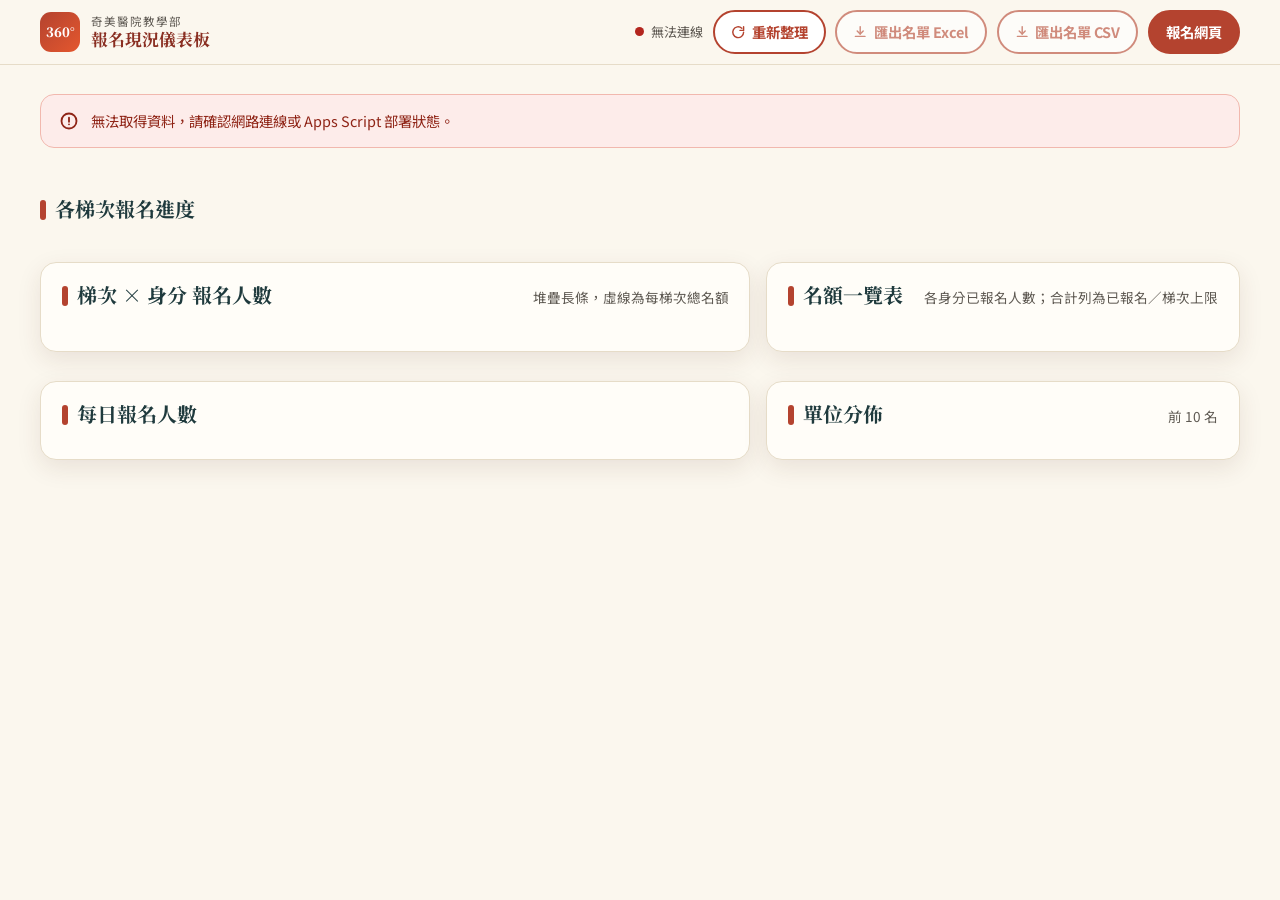
<file: dashboard.html>
<!DOCTYPE html>
<html lang="zh-Hant-TW">
<head>
<meta charset="UTF-8">
<meta name="viewport" content="width=device-width, initial-scale=1.0">
<title>報名現況儀表板｜360°醫學人生｜走進臺南，走進生活</title>
<meta name="robots" content="noindex,nofollow">
<link rel="icon" href="data:image/svg+xml,%3Csvg xmlns='http://www.w3.org/2000/svg' viewBox='0 0 64 64'%3E%3Crect x='8' y='34' width='10' height='22' rx='2' fill='%233a8a5c'/%3E%3Crect x='22' y='20' width='10' height='36' rx='2' fill='%23d24a2e'/%3E%3Crect x='36' y='28' width='10' height='28' rx='2' fill='%232f6db5'/%3E%3Crect x='50' y='12' width='10' height='44' rx='2' fill='%23c9880c'/%3E%3C/svg%3E">
<link rel="preconnect" href="https://fonts.googleapis.com">
<link rel="preconnect" href="https://fonts.gstatic.com" crossorigin>
<link href="https://fonts.googleapis.com/css2?family=Noto+Sans+TC:wght@400;500;700&family=Noto+Serif+TC:wght@700;900&display=swap" rel="stylesheet">
<style>
:root{
  color-scheme:light;
  --brick:#b4432f;--brick-deep:#8a2f22;--gold:#d9a441;--gold-soft:#f1dfae;
  --rice:#f7efdd;--cream:#fbf7ee;--paper:#fffdf8;--line:#e6dcc8;
  --ink:#2b2a28;--ink-soft:#5f5a53;--ink-muted:#8a847a;
  --green:#3e7c59;
  /* 圖表色（依身分固定順序，已通過色盲/對比驗證） */
  --s-staff:#6f5a99;--s-ugy:#3a8a5c;--s-pgy:#d24a2e;--s-mpgy:#2f6db5;--s-teacher:#c9880c;
  --ok:#2f7a4a;--warn:#b7791f;--full:#b3261e;
  --shadow:0 8px 24px rgba(74,43,26,.10);
  --serif:"Noto Serif TC","PingFang TC","Microsoft JhengHei",serif;
  --sans:"Noto Sans TC","PingFang TC","Microsoft JhengHei",system-ui,sans-serif;
}
*{box-sizing:border-box}
body{margin:0;font-family:var(--sans);color:var(--ink);background:var(--cream);line-height:1.6;-webkit-font-smoothing:antialiased}
h1,h2,h3{font-family:var(--serif);margin:0;line-height:1.25}
a{color:inherit}
.container{width:min(1200px,94%);margin:0 auto}
.sr-only{position:absolute;width:1px;height:1px;overflow:hidden;clip:rect(0 0 0 0);white-space:nowrap}

/* 頁首 */
.top{position:sticky;top:0;z-index:20;background:rgba(251,247,238,.92);backdrop-filter:blur(10px);border-bottom:1px solid var(--line)}
.top .container{display:flex;align-items:center;justify-content:space-between;gap:1rem;min-height:64px;flex-wrap:wrap;padding:.5rem 0}
.brand{display:flex;align-items:center;gap:.7rem;text-decoration:none}
.brand-mark{width:40px;height:40px;border-radius:11px;background:linear-gradient(135deg,var(--brick),#e4572e);display:grid;place-items:center;color:#fff;font-family:var(--serif);font-weight:900;font-size:.8rem}
.brand-text{display:flex;flex-direction:column;line-height:1.2}
.brand-text small{font-size:.72rem;color:var(--ink-soft);letter-spacing:.08em}
.brand-text strong{font-family:var(--serif);font-size:1.05rem;color:var(--brick-deep)}
.top-actions{display:flex;align-items:center;gap:.6rem;flex-wrap:wrap}
.status{display:flex;align-items:center;gap:.45rem;font-size:.82rem;color:var(--ink-soft)}
.dot{width:9px;height:9px;border-radius:50%;background:var(--green);animation:pulse 1.6s ease-in-out infinite}
.dot.off{background:var(--gold);animation:none}
.dot.err{background:var(--full);animation:none}
@keyframes pulse{0%,100%{box-shadow:0 0 0 0 rgba(62,124,89,.5)}70%{box-shadow:0 0 0 7px rgba(62,124,89,0)}}
.btn{display:inline-flex;align-items:center;gap:.4rem;padding:.5rem 1rem;border-radius:999px;border:2px solid var(--brick);background:#fff;color:var(--brick);font:inherit;font-weight:700;font-size:.9rem;cursor:pointer;text-decoration:none;white-space:nowrap;transition:all .2s}
.btn:hover{background:var(--brick);color:#fff}
.btn.solid{background:var(--brick);color:#fff}
.btn.solid:hover{background:var(--brick-deep);border-color:var(--brick-deep)}
.btn svg{width:1em;height:1em}
.btn[disabled]{opacity:.6;cursor:not-allowed}

/* 區塊 */
main{padding:1.8rem 0 3rem}
.section{margin-bottom:1.8rem}
.section-title{display:flex;align-items:baseline;justify-content:space-between;gap:1rem;flex-wrap:wrap;margin-bottom:.8rem}
.section-title h2{font-size:1.25rem;color:#1f3a3d}
.section-title h2::before{content:"";display:inline-block;width:6px;height:1em;background:var(--brick);border-radius:3px;margin-right:.55rem;vertical-align:-.15em}
.section-title .sub{font-size:.85rem;color:var(--ink-soft)}
.card{background:var(--paper);border:1px solid var(--line);border-radius:16px;box-shadow:var(--shadow);padding:1.2rem 1.3rem}

/* 提示列 */
.notice{border-radius:14px;padding:.9rem 1.1rem;font-size:.9rem;margin-bottom:1.2rem;display:none;gap:.8rem;align-items:flex-start}
.notice.show{display:flex}
.notice.warn{background:#fff6e0;border:1px solid #f0d58a;color:#6b4d0a}
.notice.error{background:#fdecea;border:1px solid #f1b8ae;color:#8f2416}
.notice.info{background:#e8f1ea;border:1px solid #bcd8c6;color:#1f4a31}
.notice svg{width:20px;height:20px;flex:none;margin-top:.1rem}
.notice code{background:rgba(0,0,0,.06);padding:.05rem .35rem;border-radius:4px}

/* KPI */
.kpis{display:grid;grid-template-columns:repeat(4,1fr);gap:1rem}
.kpi{background:var(--paper);border:1px solid var(--line);border-radius:16px;padding:1rem 1.2rem;box-shadow:var(--shadow);position:relative;overflow:hidden}
.kpi::before{content:"";position:absolute;left:0;top:0;bottom:0;width:6px;background:var(--k,var(--brick))}
.kpi .label{font-size:.82rem;color:var(--ink-soft);letter-spacing:.04em}
.kpi .value{font-family:var(--serif);font-size:2.2rem;font-weight:900;color:#1f3a3d;line-height:1.1;margin:.2rem 0 .1rem}
.kpi .value small{font-size:1rem;color:var(--ink-muted);font-family:var(--sans);font-weight:500;margin-left:.2rem}
.kpi .foot{font-size:.8rem;color:var(--ink-muted)}
@media (max-width:900px){.kpis{grid-template-columns:repeat(2,1fr)}}
@media (max-width:460px){.kpis{grid-template-columns:1fr}}

/* 梯次卡 */
.sessions{display:grid;grid-template-columns:repeat(3,1fr);gap:1rem}
.session-card{background:var(--paper);border:1px solid var(--line);border-radius:16px;box-shadow:var(--shadow);padding:1.1rem 1.2rem 1rem;position:relative}
.session-card h3{font-size:1.1rem;color:#1f3a3d;display:flex;align-items:baseline;gap:.5rem;flex-wrap:wrap}
.session-card h3 small{font-family:var(--sans);font-weight:500;font-size:.8rem;color:var(--ink-soft)}
.session-total{display:flex;align-items:baseline;gap:.4rem;margin:.3rem 0 .6rem}
.session-total b{font-family:var(--serif);font-size:1.9rem;color:#1f3a3d}
.session-total span{font-size:.85rem;color:var(--ink-muted)}
.badge{display:inline-flex;align-items:center;gap:.3rem;font-size:.75rem;font-weight:700;padding:.1rem .55rem;border-radius:999px;border:1px solid currentColor}
.badge.ok{color:var(--ok)}.badge.warn{color:var(--warn)}.badge.full{color:var(--full)}
.badge.closed{background:#ecebe8;color:#5f5a53}
.badge svg{width:.9em;height:.9em}
.rows{display:grid;gap:.55rem}
.row{display:grid;grid-template-columns:108px 1fr 62px;align-items:center;gap:.6rem;font-size:.85rem}
.row .name{display:flex;align-items:center;gap:.4rem;color:var(--ink);line-height:1.25}
.nw{white-space:nowrap}
.swatch{width:10px;height:10px;border-radius:3px;flex:none;background:var(--c)}
.track{height:10px;background:var(--rice);border:1px solid var(--line);border-radius:999px;overflow:hidden;position:relative}
.track i{position:absolute;left:0;top:0;bottom:0;background:var(--c);border-radius:0 4px 4px 0;transition:width .6s cubic-bezier(.2,.8,.2,1)}
.track.full i{border-radius:999px}
.row .num{text-align:right;font-variant-numeric:tabular-nums;color:var(--ink-soft)}
.row .num b{color:var(--ink)}
.meals{display:flex;gap:.8rem;margin-top:.8rem;padding-top:.7rem;border-top:1px dashed var(--line);font-size:.82rem;color:var(--ink-soft)}
.meals b{color:var(--ink)}
@media (max-width:900px){.sessions{grid-template-columns:1fr}}

/* 兩欄 */
.two{display:grid;grid-template-columns:1.2fr .8fr;gap:1rem}
.two>.card,.section>.card{min-width:0}
@media (max-width:900px){.two{grid-template-columns:1fr}}

/* 圖表 */
.chart{position:relative}
.chart svg{display:block;width:100%;height:auto;overflow:visible}
.chart text{font-family:var(--sans)}
.legend{display:flex;flex-wrap:wrap;gap:.4rem 1rem;font-size:.82rem;color:var(--ink-soft);margin-bottom:.6rem}
.legend span{display:inline-flex;align-items:center;gap:.4rem}
.tooltip{position:fixed;z-index:50;pointer-events:none;background:#2b2a28;color:#fff;font-size:.8rem;line-height:1.5;padding:.45rem .7rem;border-radius:8px;box-shadow:0 8px 20px rgba(0,0,0,.25);opacity:0;transition:opacity .12s;max-width:260px}
.tooltip.show{opacity:1}
.tooltip b{color:var(--gold-soft)}
.empty{padding:1.6rem;text-align:center;color:var(--ink-muted);font-size:.9rem;border:1px dashed var(--line);border-radius:12px}

/* 表格 */
.table-wrap{overflow-x:auto}
table{width:100%;border-collapse:collapse;font-size:.88rem;min-width:520px}
th,td{padding:.55rem .7rem;border-bottom:1px solid var(--line);text-align:left;white-space:nowrap}
th{font-size:.78rem;letter-spacing:.06em;color:var(--ink-soft);font-weight:700;background:var(--rice);position:sticky;top:0}
td.num,th.num{text-align:right;font-variant-numeric:tabular-nums}
tr.total td{font-weight:700;background:#fffaf0}
.cell{display:inline-flex;align-items:center;gap:.5rem;justify-content:flex-end;min-width:110px}
.cell .mini{width:56px;height:6px;background:var(--rice);border:1px solid var(--line);border-radius:999px;overflow:hidden}
.cell .mini i{display:block;height:100%;background:var(--c);border-radius:0 3px 3px 0}
.cell.full{color:var(--full);font-weight:700}
.chip{display:inline-flex;align-items:center;gap:.35rem;padding:.05rem .5rem;border-radius:999px;font-size:.78rem;background:var(--rice);border:1px solid var(--line)}
.chip .swatch{width:8px;height:8px}

/* 篩選 */
.filters{display:flex;flex-wrap:wrap;gap:.6rem;align-items:center;margin-bottom:.8rem}
.filters select,.filters input{font:inherit;font-size:.9rem;padding:.45rem .7rem;border-radius:10px;border:1.5px solid var(--line);background:#fff;color:var(--ink)}
.filters input{min-width:200px;flex:1}
.filters select:focus,.filters input:focus{outline:none;border-color:var(--brick);box-shadow:0 0 0 3px rgba(180,67,47,.14)}
.filters .count{font-size:.85rem;color:var(--ink-soft);margin-left:auto}

/* 金鑰 */
@media print{.top,.btn,.filters,.tooltip{display:none!important}body{background:#fff}.card,.kpi,.session-card{box-shadow:none}}
</style>
</head>
<body>

<header class="top">
  <div class="container">
    <a class="brand" href="index.html" title="回報名網頁">
      <div class="brand-mark">360°</div>
      <div class="brand-text"><small>奇美醫院教學部</small><strong>報名現況儀表板</strong></div>
    </a>
    <div class="top-actions">
      <span class="status"><span class="dot off" id="dot"></span><span id="statusText">載入中…</span></span>
      <button class="btn" id="refreshBtn" type="button">
        <svg viewBox="0 0 24 24" fill="none" stroke="currentColor" stroke-width="2.4" stroke-linecap="round" stroke-linejoin="round"><path d="M21 12a9 9 0 11-3-6.7"/><path d="M21 3v6h-6"/></svg>
        重新整理
      </button>
      <button class="btn" id="xlsxBtn" type="button" disabled title="名單資料載入後可匯出；人事號為純文字，適合列印與匯入其他系統">
        <svg viewBox="0 0 24 24" fill="none" stroke="currentColor" stroke-width="2.4" stroke-linecap="round" stroke-linejoin="round"><path d="M12 3v12"/><path d="M7 10l5 5 5-5"/><path d="M4 19h16"/></svg>
        匯出名單 Excel
      </button>
      <button class="btn" id="csvBtn" type="button" disabled title="資料交換用純值 CSV。用 Excel 開啟請走「資料 > 從文字/CSV」並把人事號欄設為文字；要直接開啟請用「匯出名單 Excel」">
        <svg viewBox="0 0 24 24" fill="none" stroke="currentColor" stroke-width="2.4" stroke-linecap="round" stroke-linejoin="round"><path d="M12 3v12"/><path d="M7 10l5 5 5-5"/><path d="M4 19h16"/></svg>
        匯出名單 CSV
      </button>
      <a class="btn solid" href="index.html">報名網頁</a>
    </div>
  </div>
</header>

<main class="container">
  <div class="notice" id="notice"><svg viewBox="0 0 24 24" fill="none" stroke="currentColor" stroke-width="2.2" stroke-linecap="round" stroke-linejoin="round"><circle cx="12" cy="12" r="9"/><path d="M12 8v5M12 16h.01"/></svg><div id="noticeText"></div></div>

  <!-- KPI -->
  <section class="section">
    <div class="kpis" id="kpis"></div>
  </section>

  <!-- 各梯次 -->
  <section class="section">
    <div class="section-title"><h2>各梯次報名進度</h2><span class="sub" id="scopeText"></span></div>
    <div class="sessions" id="sessions"></div>
  </section>

  <!-- 圖表 + 矩陣 -->
  <section class="section two">
    <div class="card">
      <div class="section-title"><h2>梯次 × 身分 報名人數</h2><span class="sub">堆疊長條，虛線為每梯次總名額</span></div>
      <div class="legend" id="legend"></div>
      <div class="chart" id="stackChart"></div>
    </div>
    <div class="card">
      <div class="section-title"><h2>名額一覽表</h2><span class="sub">各身分已報名人數；合計列為已報名／梯次上限</span></div>
      <div class="table-wrap"><table id="matrix"></table></div>
    </div>
  </section>

  <section class="section two" id="detailCharts" hidden>
    <div class="card">
      <div class="section-title"><h2>每日報名人數</h2><span class="sub" id="dailySub"></span></div>
      <div class="chart" id="dailyChart"></div>
    </div>
    <div class="card">
      <div class="section-title"><h2>單位分佈</h2><span class="sub">前 10 名</span></div>
      <div class="chart" id="unitChart"></div>
    </div>
  </section>

  <section class="section" id="rosterSection" hidden>
    <div class="card">
      <div class="section-title"><h2>報名名單</h2><span class="sub" id="rosterSub">最新報名在最前</span></div>
      <div class="filters">
        <select id="fSession"><option value="">全部梯次</option></select>
        <select id="fIdentity"><option value="">全部身分</option></select>
        <select id="fMeal"><option value="">全部餐食</option><option>葷食</option><option>素食</option></select>
        <input type="search" id="fSearch" placeholder="搜尋姓名、單位、人事號、職稱">
        <span class="count" id="rosterCount"></span>
      </div>
      <div class="table-wrap"><table id="roster"></table></div>
    </div>
  </section>

</main>

<div class="tooltip" id="tooltip" role="status" aria-live="polite"></div>

<script>
/* ---------------- 設定 ---------------- */
const CONFIG = {
  API_URL: "https://script.google.com/macros/s/AKfycbzF7cY4JwKRJhmY_6AQ6i5smlcbtUwHmD6I_LBKAIyE4gzxDNL9Bcltu5pRIjy7iYYNZQ/exec",
  POLL_MS: 60000,
  DASHBOARD_KEY: "chimei360",   // 需與 Code.gs 的 DASHBOARD_KEY 相同；兩者皆留空則不檢查
  FETCH_TIMEOUT_MS: 25000,      // Apps Script 逾時秒數；畫面已先由快取或公開統計畫好，所以可以多等一點
  // 備援 1：公開統計試算表的 GViz 端點（即時）。ID 會自動由後端取得並記住；也可在此手動填入
  STATS_SPREADSHEET_ID: "1YAOD-_eKqRTBhFlqNv6iankT-seh4IRktsSWMSSRHiE",
  STATS_SHEET: "統計",
  // 備援 2：公開統計試算表「發布到網路」的 CSV 網址（約延遲數分鐘）
  STATS_CSV_URL: "https://docs.google.com/spreadsheets/d/e/2PACX-1vRENqd1xE3bGlyBYxRriGrghb2x3Q97jWBWpQHxe_6eyCNf3XvHV1aht4keHr-CPkNbc9HPWoKe93K5/pub?output=csv"
};
const SESSIONS = [
  { key: "第一梯次", date: "115/10/17（六）–10/18（日）", short: "10/17–10/18" },
  { key: "第二梯次", date: "115/11/14（六）–11/15（日）", short: "11/14–11/15" },
  { key: "第三梯次", date: "115/11/21（六）–11/22（日）", short: "11/21–11/22" }
];
// 「長官/工作人員」：不在報名網頁的身分選單，由後端選單匯入；身分欄是「長官」或「工作人員」，統計時合併
const IDENTITIES = [
  { key: "長官/工作人員", color: "var(--s-staff)", hex: "#6f5a99" },
  { key: "西醫UGY/醫事職類UGY", color: "var(--s-ugy)",     hex: "#3a8a5c" },
  { key: "西醫PGY",     color: "var(--s-pgy)",     hex: "#d24a2e" },
  { key: "醫事職類PGY", color: "var(--s-mpgy)",    hex: "#2f6db5" },
  { key: "臨床教師",    color: "var(--s-teacher)", hex: "#c9880c" }
];
// 各梯次總報名人數上限（2026-10-08 起取消各身分限額，只保留各梯次總人數上限；統一 40 人，包含長官及工作人員）。
// 載入後以後端或公開統計回傳的值為準
const SESSION_CAPS = { "第一梯次": 40, "第二梯次": 40, "第三梯次": 40 };
// 停止受理報名的梯次（2026-10-15 起第一梯次、2026-11-10 起第二梯次、2026-11-14 起第三梯次）。載入後以後端或公開統計回傳的值為準
let CLOSED_SESSIONS = ["第一梯次", "第二梯次", "第三梯次"];
function mergeClosedSessions(list){ if (Array.isArray(list)) CLOSED_SESSIONS = Array.from(new Set(CLOSED_SESSIONS.concat(list))); }
// 舊身分名稱 → 新名稱（2026-10-05「西醫UGY」改為「西醫UGY/醫事職類UGY」）。
// 既有報名資料、公開統計、本機快取與尚未重新部署的後端仍可能使用舊名稱，讀取時一律換成新名稱。
const IDENTITY_ALIASES = { "西醫UGY": "西醫UGY/醫事職類UGY" };
function canonIdentity(k){
  k = String(k ?? "").trim();
  return IDENTITY_ALIASES[k] || k;
}
/** 名單中的身分 → 統計列（長官、工作人員 → 長官/工作人員）；名單本身仍顯示原本的身分 */
const STAFF_SET = ["長官", "工作人員", "長官/工作人員"];
const groupOf = id => STAFF_SET.includes(canonIdentity(id)) ? "長官/工作人員" : canonIdentity(id);
/** 以身分為鍵的人數物件換成新名稱；sum＝同一身分新舊名稱並存時相加 */
function canonKeys(obj, sum){
  const out = {};
  Object.keys(obj || {}).forEach(k => {
    const id = canonIdentity(k), v = obj[k];
    out[id] = sum && out[id] != null ? Number(out[id]) + Number(v || 0) : v;
  });
  return out;
}
function canonCounts(c){
  const out = emptyCounts();
  Object.keys(c || {}).forEach(s => { out[s] = Object.assign(out[s] || {}, canonKeys(c[s], true)); });
  return out;
}
const canonRegistrations = list => Array.isArray(list) ? list.map(r => Object.assign({}, r, { identity: canonIdentity(r.identity) })) : list;
function mergeSessionCaps(src){
  if (!src) return;
  Object.keys(src).forEach(s => { if (Number(src[s]) > 0) SESSION_CAPS[s] = Number(src[s]); });
}

const LS_CACHE = "tainan360_dashboard_cache";
const LS_STATS_ID = "tainan360_stats_spreadsheet_id";
// agg：{ meals:{梯次:{葷食,素食}}, daily:{yyyy-mm-dd:n}, units:{單位:n} }；來自名單或 CSV 統計
let state = { counts: null, registrations: null, agg: null, ts: null, rosterTs: null, source: "", unlocked: false, online: false };

/* ---------------- 工具 ---------------- */
const $ = s => document.querySelector(s);
const esc = s => String(s ?? "").replace(/[&<>"']/g, c => ({"&":"&amp;","<":"&lt;",">":"&gt;",'"':"&quot;","'":"&#39;"}[c]));
const fmtTime = d => d.toLocaleString("zh-TW", { month: "2-digit", day: "2-digit", hour: "2-digit", minute: "2-digit" });
const emptyCounts = () => Object.fromEntries(SESSIONS.map(s => [s.key, Object.fromEntries(IDENTITIES.map(i => [i.key, 0]))]));
function used(session, identity){
  return state.counts?.[session]?.[identity] || 0;
}
/** 某梯次的總報名人數上限（不分身分） */
function sessionLimit(session){ return SESSION_CAPS[session] || 0; }
/** 全部梯次的上限合計 */
function totalLimitAll(){ return SESSIONS.reduce((n, s) => n + sessionLimit(s.key), 0); }
function sessionTotal(session){ return IDENTITIES.reduce((n, i) => n + (state.counts?.[session]?.[i.key] || 0), 0); }

function notice(type, html){
  const n = $("#notice");
  if (!type){ n.className = "notice"; return; }
  n.className = "notice show " + type;
  $("#noticeText").innerHTML = html;
}
function setStatus(kind, text){
  const d = $("#dot"); d.className = "dot " + (kind === "ok" ? "" : kind);
  $("#statusText").textContent = text;
}

/* ---------------- 資料讀取 ---------------- */
/* 順序：① 先顯示瀏覽器保存的上次資料 → ② Apps Script（逾時 12 秒）
         → ③ 公開統計試算表 GViz 端點（即時）→ ④ 發布到網路的 CSV（延遲數分鐘）→ ⑤ 保留上次資料 */

function fetchWithTimeout(url, opts){
  const ctrl = new AbortController();
  const timer = setTimeout(() => ctrl.abort(), CONFIG.FETCH_TIMEOUT_MS);
  return fetch(url, Object.assign({ signal: ctrl.signal, cache: "no-store" }, opts || {})).finally(() => clearTimeout(timer));
}
/* 儀表板資料改用 GET 讀取：Google 偶爾會把 POST 轉成 GET 才執行，回來的只有名額、沒有名單。
   舊版後端的 GET 不支援 action=dashboard（回傳沒有名單），這時再用 POST 讀一次以相容。 */
async function apiDashboard(){
  const sep = CONFIG.API_URL.includes("?") ? "&" : "?";
  const url = `${CONFIG.API_URL}${sep}action=dashboard&key=${encodeURIComponent(CONFIG.DASHBOARD_KEY || "")}&t=${Date.now()}`;
  const data = await (await fetchWithTimeout(url)).json();
  if (data && data.ok && !Array.isArray(data.registrations)){
    const res = await fetchWithTimeout(CONFIG.API_URL, { method: "POST", headers: { "Content-Type": "text/plain;charset=utf-8" }, body: JSON.stringify({ action: "dashboard", key: CONFIG.DASHBOARD_KEY || "" }) });
    return await res.json();
  }
  return data;
}
async function apiCounts(){
  const res = await fetchWithTimeout(CONFIG.API_URL + "?t=" + Date.now());
  return await res.json();
}

function aggFromRegistrations(regs){
  const agg = { meals: Object.fromEntries(SESSIONS.map(s => [s.key, { "葷食": 0, "素食": 0 }])), daily: {}, units: {} };
  regs.forEach(r => {
    if (agg.meals[r.session] && agg.meals[r.session][r.meal] !== undefined) agg.meals[r.session][r.meal]++;
    const d = new Date(r.ts);
    if (!isNaN(d)){ const k = d.toISOString().slice(0, 10); agg.daily[k] = (agg.daily[k] || 0) + 1; }
    const u = r.unit || "（未填）"; agg.units[u] = (agg.units[u] || 0) + 1;
  });
  return agg;
}

/* 解析「發布到網路」的 CSV（長格式：類型, 鍵1, 鍵2, 數值, 更新時間） */
function parseCsv(text){
  const rows = [], row = []; let field = "", q = false;
  text = text.replace(/^﻿/, "");
  for (let i = 0; i < text.length; i++){
    const c = text[i];
    if (q){
      if (c === '"'){ if (text[i + 1] === '"'){ field += '"'; i++; } else q = false; }
      else field += c;
    } else if (c === '"') q = true;
    else if (c === ","){ row.push(field); field = ""; }
    else if (c === "\n" || c === "\r"){
      if (c === "\r" && text[i + 1] === "\n") i++;
      row.push(field); rows.push(row.splice(0)); field = "";
    } else field += c;
  }
  if (field !== "" || row.length){ row.push(field); rows.push(row.splice(0)); }
  return rows.filter(r => r.some(v => v !== ""));
}
function statsFromCsv(text){ return statsFromRows(parseCsv(text)); }

/* ---- GViz 端點：docs.google.com/spreadsheets/d/{ID}/gviz/tq ---- */
function statsSpreadsheetId(){
  let id = CONFIG.STATS_SPREADSHEET_ID || "";
  if (!id){ try { id = localStorage.getItem(LS_STATS_ID) || ""; } catch(e){} }
  return id;
}
function rememberStatsId(id){
  if (!id) return;
  try { localStorage.setItem(LS_STATS_ID, id); } catch(e){}
}
function gvizUrl(id, out){
  return `https://docs.google.com/spreadsheets/d/${encodeURIComponent(id)}/gviz/tq?tqx=out:${out}&headers=1&sheet=${encodeURIComponent(CONFIG.STATS_SHEET)}&t=${Date.now()}`;
}
/* JSONP 備用讀法：不受 CORS 限制 */
function gvizJsonp(id){
  return new Promise((resolve, reject) => {
    const cb = "gvizCb_" + Date.now();
    const s = document.createElement("script");
    const timer = setTimeout(() => { cleanup(); reject(new Error("GViz JSONP 逾時")); }, CONFIG.FETCH_TIMEOUT_MS);
    function cleanup(){ clearTimeout(timer); delete window[cb]; s.remove(); }
    window[cb] = resp => { cleanup(); resolve(resp); };
    s.onerror = () => { cleanup(); reject(new Error("GViz JSONP 載入失敗")); };
    s.src = gvizUrl(id, "json") + "&responseHandler=" + cb;
    document.head.appendChild(s);
  });
}
function rowsFromGvizTable(resp){
  if (!resp || resp.status === "error" || !resp.table) throw new Error("GViz 回應錯誤");
  const cell = c => (c == null || c.v == null) ? "" : (c.f != null ? String(c.f) : String(c.v));
  const head = resp.table.cols.map(c => c.label || "");
  const body = resp.table.rows.map(r => (r.c || []).map(cell));
  return [head].concat(body);
}
async function fetchGvizStats(){
  const id = statsSpreadsheetId();
  if (!id) throw new Error("尚無統計試算表 ID");
  try {
    const res = await fetchWithTimeout(gvizUrl(id, "csv"));
    if (!res.ok) throw new Error("GViz HTTP " + res.status);
    return statsFromCsv(await res.text());
  } catch(err){
    console.warn("GViz CSV 讀取失敗，改用 JSONP", err);
    return statsFromRows(rowsFromGvizTable(await gvizJsonp(id)));
  }
}

function statsFromRows(rows){
  if (!rows.length || String(rows[0][0]).trim() !== "類型") throw new Error("統計資料格式不符");
  const counts = emptyCounts(), caps = {}, agg = { meals: Object.fromEntries(SESSIONS.map(s => [s.key, { "葷食": 0, "素食": 0 }])), daily: {}, units: {} };
  let updated = "";
  rows.slice(1).forEach(([type, k1, k2, v, ts]) => {
    const n = Number(v) || 0;
    if (type === "名額") k2 = canonIdentity(k2);
    if (type === "名額" && counts[k1] && counts[k1][k2] !== undefined) counts[k1][k2] += n;
    else if (type === "梯次上限" && k1 && v !== "") caps[k1] = n;
    else if (type === "梯次狀態" && k1 && /停止/.test(v)) mergeClosedSessions([k1]);
    else if (type === "餐食" && agg.meals[k1] && agg.meals[k1][k2] !== undefined) agg.meals[k1][k2] = n;
    else if (type === "每日") agg.daily[k1] = n;
    else if (type === "單位") agg.units[k1] = n;
    if (ts) updated = ts;
  });
  mergeSessionCaps(caps);
  return { counts, agg, updated };
}

function saveCache(){
  try { localStorage.setItem(LS_CACHE, JSON.stringify({ counts: state.counts, registrations: state.registrations, agg: state.agg, ts: state.ts, rosterTs: state.rosterTs, source: state.source })); } catch(e){}
}
function loadCache(){
  try {
    const c = JSON.parse(localStorage.getItem(LS_CACHE) || "null");
    if (!c || !c.counts) return false;
    Object.assign(state, { counts: canonCounts(c.counts), registrations: canonRegistrations(c.registrations) || null, agg: c.agg || null, ts: c.ts ? new Date(c.ts) : null, rosterTs: c.rosterTs ? new Date(c.rosterTs) : (c.ts ? new Date(c.ts) : null), source: "cache", unlocked: Array.isArray(c.registrations) });
    return true;
  } catch(e){ return false; }
}

/* 以公開統計更新人數與圖表；已載入過的名單保留（名單標題會註明名單時間），不顯示任何警告 */
function applyStats(st, source){
  state.counts = st.counts;
  state.agg = st.agg;
  state.unlocked = Array.isArray(state.registrations);
  state.ts = new Date(); state.source = source;
}
const hhmm = d => d ? d.toLocaleTimeString("zh-TW", { hour: "2-digit", minute: "2-digit" }) : "";
let retryTimer = null;

let loading = false;
async function load(){
  if (loading) return;
  loading = true;
  $("#refreshBtn").disabled = true;
  if (state.counts) setStatus("off", "更新中…");
  else setStatus("off", "載入中…");
  let ok = false, apiDone = false;
  if (retryTimer){ clearTimeout(retryTimer); retryTimer = null; }

  // 第一次開啟、畫面上還沒有任何資料時：平行讀取公開統計（約 0.5 秒）先畫出名額與圖表，名單等 Apps Script 回來再補上
  if (!state.counts && statsSpreadsheetId()){
    fetchGvizStats().then(st => {
      if (apiDone || state.source === "api") return;
      applyStats(st, "gviz");
      render();
    }).catch(err => console.warn("統計先行讀取失敗", err));
  }

  // ② Apps Script
  try {
    let data = await apiDashboard();
    if (data && data.ok && Array.isArray(data.registrations)){
      state.unlocked = true;
      state.registrations = canonRegistrations(data.registrations);
      state.rosterTs = new Date();
      state.agg = aggFromRegistrations(state.registrations);
      notice(null);
    } else if (data && data.error === "unauthorized"){
      state.unlocked = false;
      state.registrations = null;
      state.agg = null;
      notice("error", "後端已設定 <code>DASHBOARD_KEY</code>，與本頁的 <code>CONFIG.DASHBOARD_KEY</code> 不一致，目前僅顯示名額統計。請在兩處填入相同金鑰，或將 Code.gs 的 <code>DASHBOARD_KEY</code> 留空。");
      data = await apiCounts();
      if (!data || !data.ok) throw new Error("bad counts response");
    } else {
      // 回應沒有名單（多半是 Google 端的暫時狀況）：當作這次沒拿到，保留已載入的名單，改用公開統計並稍後重試，不顯示提示
      throw new Error("dashboard response without registrations");
    }
    state.counts = canonCounts(data.counts);
    mergeSessionCaps(data.sessionCaps);
    mergeClosedSessions(data.closedSessions);
    state.ts = new Date();
    state.source = "api";
    ok = true;
    apiDone = true;
    rememberStatsId(data.statsSpreadsheetId);
    setStatus("ok", "已更新 " + hhmm(state.ts));
  } catch(err){
    console.warn("Apps Script 讀取失敗，改用公開統計（不顯示提示）", err);
  }

  // ③ Apps Script 沒回應：安靜地改用公開統計更新人數與圖表，名單保留上次載入的內容
  if (!ok && statsSpreadsheetId()){
    try {
      applyStats(await fetchGvizStats(), "gviz");
      ok = true;
    } catch(err){
      console.warn("GViz 讀取失敗", err);
    }
  }
  if (!ok && CONFIG.STATS_CSV_URL){
    try {
      const res = await fetchWithTimeout(CONFIG.STATS_CSV_URL + (CONFIG.STATS_CSV_URL.includes("?") ? "&" : "?") + "t=" + Date.now());
      applyStats(statsFromCsv(await res.text()), "csv");
      ok = true;
    } catch(err){
      console.warn("CSV 備援讀取失敗", err);
    }
  }
  if (ok && !apiDone){
    setStatus("ok", "已更新 " + hhmm(state.ts));
    notice(null);
  }
  // Apps Script 沒回應時，15 秒後自動再試一次，不必等下一輪 60 秒
  if (!apiDone) retryTimer = setTimeout(load, 15000);

  // ⑤ 全部失敗：保留上次資料
  if (!ok){
    state.online = false;
    setStatus("err", "無法連線" + (state.ts ? "・顯示 " + fmtTime(state.ts) + " 的資料" : ""));
    if (!state.counts) notice("error", "無法取得資料，請確認網路連線或 Apps Script 部署狀態。" + (CONFIG.STATS_CSV_URL || statsSpreadsheetId() ? "" : "（可依 README 設定統計試算表備援）"));
  } else {
    state.online = true;
    saveCache();
  }
  $("#refreshBtn").disabled = false;
  loading = false;
  render();
}

/* ---------------- 畫面 ---------------- */
function render(){
  if (!state.counts) return;
  renderKpis();
  renderSessions();
  renderStack();
  renderMatrix();
  renderDetail();
  $("#scopeText").textContent = "各梯次報名人數上限（不分身分）：" + SESSIONS.map(s => `${s.key} ${sessionLimit(s.key)} 人`).join("・");
}

function renderKpis(){
  const totalLimit = totalLimitAll();
  const total = SESSIONS.reduce((n, s) => n + sessionTotal(s.key), 0);
  const fullSessions = SESSIONS.filter(s => sessionTotal(s.key) >= sessionLimit(s.key));
  const pct = totalLimit ? Math.round(total / totalLimit * 100) : 0;
  const busiest = [...SESSIONS].sort((a, b) => sessionTotal(b.key) - sessionTotal(a.key))[0];
  let veg = null, vegPct = null, meat = 0;
  if (state.agg){
    veg = SESSIONS.reduce((n, s) => n + (state.agg.meals[s.key]?.["素食"] || 0), 0);
    meat = SESSIONS.reduce((n, s) => n + (state.agg.meals[s.key]?.["葷食"] || 0), 0);
    vegPct = (veg + meat) ? Math.round(veg / (veg + meat) * 100) : 0;
  }
  $("#kpis").innerHTML = `
    <div class="kpi" style="--k:var(--brick)"><div class="label">總報名人數</div><div class="value">${total}<small>／ ${totalLimit} 名</small></div><div class="foot">整體額滿率 ${pct}%</div></div>
    <div class="kpi" style="--k:var(--s-mpgy)"><div class="label">剩餘名額</div><div class="value">${Math.max(0, totalLimit - total)}<small>名</small></div><div class="foot">${SESSIONS.map(s => `${s.key.replace("梯次","")} ${Math.max(0, sessionLimit(s.key) - sessionTotal(s.key))}`).join("・")}</div></div>
    <div class="kpi" style="--k:var(--s-teacher)"><div class="label">已額滿梯次</div><div class="value">${fullSessions.length}<small>／ ${SESSIONS.length} 梯次</small></div><div class="foot">報名最踴躍：${busiest.key}（${sessionTotal(busiest.key)} 人）</div></div>
    <div class="kpi" style="--k:var(--s-ugy)"><div class="label">素食人數</div><div class="value">${veg === null ? "－" : veg}<small>${veg === null ? "" : "人"}</small></div><div class="foot">${veg === null ? "名單資料載入後顯示" : `占 ${vegPct}%・葷食 ${meat} 人`}</div></div>`;
}

function renderSessions(){
  $("#sessions").innerHTML = SESSIONS.map(s => {
    const total = sessionTotal(s.key);
    const left = Math.max(0, sessionLimit(s.key) - total);
    const isFull = total >= sessionLimit(s.key);
    const badge = CLOSED_SESSIONS.includes(s.key) ? `<span class="badge closed">■ 停止報名</span>` : isFull ? `<span class="badge full">● 額滿</span>` : left <= 5 ? `<span class="badge warn">▲ 剩 ${left} 名</span>` : `<span class="badge ok">✓ 開放報名</span>`;
    let meals = "";
    if (state.agg && state.agg.meals[s.key]){
      const m = state.agg.meals[s.key];
      meals = `<div class="meals"><span>🍜 葷食 <b>${m["葷食"] || 0}</b></span><span>🌿 素食 <b>${m["素食"] || 0}</b></span></div>`;
    }
    return `
      <div class="session-card">
        <h3>${s.key} <small>${s.date}</small></h3>
        <div class="session-total"><b>${total}</b><span>／ ${sessionLimit(s.key)} 人</span>${badge}</div>
        <div class="rows">${IDENTITIES.map(i => {
          const u = used(s.key, i.key), cap = sessionLimit(s.key), pct = cap ? Math.min(100, Math.round(u / cap * 100)) : 0;
          return `<div class="row" data-tip="${esc(s.key)}｜${esc(i.key)}：已報名 ${u} 人（不分身分，梯次上限 ${cap} 人）">
            <span class="name"><span class="swatch" style="--c:${i.color}"></span><span>${i.key.split("/").map(p => `<span class="nw">${p}</span>`).join("/<wbr>")}</span></span>
            <span class="track" style="--c:${i.color}"><i style="width:${pct}%"></i></span>
            <span class="num"><b>${u}</b> 人</span>
          </div>`;
        }).join("")}</div>
        ${meals}
      </div>`;
  }).join("");
}

function renderStack(){
  $("#legend").innerHTML = IDENTITIES.map(i => `<span><span class="swatch" style="--c:${i.color}"></span>${i.key}</span>`).join("");
  const W = 640, H = 200, padL = 78, padR = 54, padT = 10, padB = 28;
  const innerW = W - padL - padR, rowH = (H - padT - padB) / SESSIONS.length, barH = 22;
  const maxV = Math.max(...SESSIONS.map(s => sessionLimit(s.key)));
  const x = v => padL + v / maxV * innerW;
  let svg = `<svg viewBox="0 0 ${W} ${H}" role="img" aria-label="各梯次依身分堆疊的報名人數">`;
  // 格線
  for (let v = 0; v <= maxV; v += 5){
    svg += `<line x1="${x(v)}" y1="${padT}" x2="${x(v)}" y2="${H - padB}" stroke="#e6dcc8" stroke-width="1"/><text x="${x(v)}" y="${H - padB + 16}" font-size="10" fill="#8a847a" text-anchor="middle">${v}</text>`;
  }
  SESSIONS.forEach((s, r) => {
    const cy = padT + rowH * r + rowH / 2;
    // 每個梯次各自的總名額虛線
    const lim = sessionLimit(s.key);
    svg += `<line x1="${x(lim)}" y1="${cy - barH / 2 - 6}" x2="${x(lim)}" y2="${cy + barH / 2 + 6}" stroke="#b4432f" stroke-width="1.5" stroke-dasharray="4 3"><title>${esc(s.key)} 報名人數上限 ${lim} 人</title></line>`;
    svg += `<text x="${padL - 10}" y="${cy + 4}" font-size="12" fill="#2b2a28" text-anchor="end" font-weight="500">${s.key}</text>`;
    let acc = 0;
    IDENTITIES.forEach((i, k) => {
      const u = used(s.key, i.key);
      if (!u) return;
      const x0 = x(acc), x1 = x(acc + u), w = Math.max(0, x1 - x0 - 2);
      const last = k === IDENTITIES.length - 1 || IDENTITIES.slice(k + 1).every(j => !used(s.key, j.key));
      svg += `<rect class="mark" x="${x0}" y="${cy - barH / 2}" width="${w}" height="${barH}" fill="${i.hex}" rx="${last ? 4 : 0}" data-tip="${esc(s.key)}｜${esc(i.key)}：${u} 人"/>`;
      if (w > 18) svg += `<text x="${x0 + w / 2}" y="${cy + 4}" font-size="11" fill="#fff" text-anchor="middle" font-weight="700" pointer-events="none">${u}</text>`;
      acc += u;
    });
    svg += `<text x="${x(acc) + 8}" y="${cy + 4}" font-size="12" fill="#5f5a53" font-weight="700">${acc}</text>`;
  });
  svg += `</svg>`;
  $("#stackChart").innerHTML = svg;
}

function renderMatrix(){
  const head = `<tr><th>身分</th>${SESSIONS.map(s => `<th class="num">${s.key}<br><small>${s.short}</small></th>`).join("")}<th class="num">合計</th></tr>`;
  const body = IDENTITIES.map(i => {
    let sum = 0;
    const cells = SESSIONS.map(s => {
      const u = used(s.key, i.key), cap = sessionLimit(s.key); sum += u;
      const pct = cap ? Math.min(100, Math.round(u / cap * 100)) : 0;
      return `<td class="num"><span class="cell" style="--c:${i.color}"><span class="mini"><i style="width:${pct}%"></i></span>${u}</span></td>`;
    }).join("");
    return `<tr><td><span class="chip"><span class="swatch" style="--c:${i.color}"></span>${i.key}</span></td>${cells}<td class="num">${sum}</td></tr>`;
  }).join("");
  const totalRow = `<tr class="total"><td>合計</td>${SESSIONS.map(s => `<td class="num">${sessionTotal(s.key)}／${sessionLimit(s.key)}</td>`).join("")}<td class="num">${SESSIONS.reduce((n, s) => n + sessionTotal(s.key), 0)}／${totalLimitAll()}</td></tr>`;
  $("#matrix").innerHTML = head + body + totalRow;
}

/* ---------- 解鎖後的明細 ---------- */
function renderDetail(){
  const charts = !!state.agg;
  const roster = state.unlocked && Array.isArray(state.registrations);
  $("#detailCharts").hidden = !charts;
  $("#rosterSection").hidden = !roster;
  $("#csvBtn").disabled = !roster;
  $("#xlsxBtn").disabled = !roster;
  if (charts){ renderDaily(); renderUnits(); }
  if (roster){ fillFilters(); renderRoster(); }
}

function renderDaily(){
  const byDay = state.agg.daily || {};
  const days = Object.keys(byDay).sort();
  if (!days.length){ $("#dailyChart").innerHTML = `<div class="empty">尚無報名資料</div>`; $("#dailySub").textContent = ""; return; }
  const first = new Date(days[0]), lastD = new Date(days[days.length - 1]);
  const series = [];
  for (let d = new Date(first); d <= lastD; d.setDate(d.getDate() + 1)){ const k = d.toISOString().slice(0, 10); series.push({ k, v: byDay[k] || 0 }); }
  const shown = series.slice(-30);
  $("#dailySub").textContent = `${shown[0].k.replace(/-/g, "/")} – ${shown[shown.length - 1].k.replace(/-/g, "/")}`;
  const W = 640, H = 200, padL = 30, padR = 10, padT = 12, padB = 30;
  const innerW = W - padL - padR, innerH = H - padT - padB;
  const maxV = Math.max(4, ...shown.map(d => d.v));
  const step = innerW / shown.length, bw = Math.max(4, step - 2);
  const y = v => padT + innerH - v / maxV * innerH;
  let svg = `<svg viewBox="0 0 ${W} ${H}" role="img" aria-label="每日報名人數">`;
  const ticks = maxV <= 8 ? 2 : Math.ceil(maxV / 4);
  for (let v = 0; v <= maxV; v += ticks){ svg += `<line x1="${padL}" y1="${y(v)}" x2="${W - padR}" y2="${y(v)}" stroke="#e6dcc8"/><text x="${padL - 6}" y="${y(v) + 4}" font-size="10" fill="#8a847a" text-anchor="end">${v}</text>`; }
  shown.forEach((d, i) => {
    const x0 = padL + i * step + (step - bw) / 2;
    const h = innerH * d.v / maxV;
    svg += `<rect class="mark" x="${x0}" y="${y(d.v)}" width="${bw}" height="${Math.max(0, h)}" rx="3" fill="#b4432f" data-tip="${d.k.replace(/-/g, "/")}：${d.v} 人"/>`;
    if (shown.length <= 14 || i % Math.ceil(shown.length / 7) === 0) svg += `<text x="${x0 + bw / 2}" y="${H - padB + 16}" font-size="10" fill="#8a847a" text-anchor="middle">${d.k.slice(5).replace("-", "/")}</text>`;
    if (d.v && (shown.length <= 20 || d.v === maxV)) svg += `<text x="${x0 + bw / 2}" y="${y(d.v) - 4}" font-size="10" fill="#5f5a53" text-anchor="middle" font-weight="700" pointer-events="none">${d.v}</text>`;
  });
  svg += `</svg>`;
  $("#dailyChart").innerHTML = svg;
}

function renderUnits(){
  const m = state.agg.units || {};
  const top = Object.entries(m).sort((a, b) => b[1] - a[1]).slice(0, 10);
  if (!top.length){ $("#unitChart").innerHTML = `<div class="empty">尚無報名資料</div>`; return; }
  const maxV = top[0][1];
  const rowH = 24, W = 640, padL = 140, padR = 40, H = top.length * rowH + 8;
  let svg = `<svg viewBox="0 0 ${W} ${H}" role="img" aria-label="單位分佈前十名">`;
  top.forEach(([u, v], i) => {
    const cy = 4 + i * rowH + rowH / 2, w = Math.max(4, (W - padL - padR) * v / maxV);
    svg += `<text x="${padL - 8}" y="${cy + 4}" font-size="12" fill="#2b2a28" text-anchor="end">${esc(u.length > 10 ? u.slice(0, 10) + "…" : u)}</text>
      <rect class="mark" x="${padL}" y="${cy - 8}" width="${w}" height="16" rx="4" fill="#2f6db5" data-tip="${esc(u)}：${v} 人"/>
      <text x="${padL + w + 6}" y="${cy + 4}" font-size="11" fill="#5f5a53" font-weight="700">${v}</text>`;
  });
  svg += `</svg>`;
  $("#unitChart").innerHTML = svg;
}

function fillFilters(){
  const fs = $("#fSession"), fi = $("#fIdentity");
  if (fs.options.length === 1) SESSIONS.forEach(s => fs.add(new Option(s.key, s.key)));
  if (fi.options.length === 1) IDENTITIES.forEach(i => fi.add(new Option(i.key, i.key)));
}
// 沒有報名時間（例如匯入的長官及工作人員）排在最後
const tsValue = r => { const t = new Date(r.ts).getTime(); return isNaN(t) ? 0 : t; };
function filteredRoster(){
  const s = $("#fSession").value, i = $("#fIdentity").value, m = $("#fMeal").value, q = $("#fSearch").value.trim().toLowerCase();
  return [...state.registrations]
    .sort((a, b) => tsValue(b) - tsValue(a))
    .filter(r => (!s || r.session === s) && (!i || groupOf(r.identity) === i) && (!m || r.meal === m) &&
      (!q || [r.name, r.unit, r.empId, r.title].some(v => String(v).toLowerCase().includes(q))));
}
function renderRoster(){
  $("#rosterSub").textContent = "最新報名在最前" + (state.rosterTs ? "・名單更新於 " + hhmm(state.rosterTs) : "");
  const rows = filteredRoster();
  $("#rosterCount").textContent = `顯示 ${rows.length}／${state.registrations.length} 筆`;
  if (!rows.length){ $("#roster").innerHTML = `<tr><td colspan="8"><div class="empty">沒有符合條件的報名資料</div></td></tr>`; return; }
  $("#roster").innerHTML = `<tr><th>#</th><th>報名時間</th><th>梯次</th><th>身分</th><th>單位</th><th>姓名</th><th>人事號</th><th>職稱</th><th>餐食</th></tr>` +
    rows.map((r, k) => {
      const i = IDENTITIES.find(x => x.key === groupOf(r.identity));
      const d = new Date(r.ts);
      return `<tr><td class="num">${k + 1}</td><td>${isNaN(d) ? (r.ts ? esc(r.ts) : "—") : fmtTime(d)}</td><td>${esc(r.session)}</td><td><span class="chip"><span class="swatch" style="--c:${i ? i.color : "#999"}"></span>${esc(r.identity)}</span></td><td>${esc(r.unit)}</td><td>${esc(r.name)}</td><td>${esc(r.empId)}</td><td>${esc(r.title)}</td><td>${esc(r.meal)}</td></tr>`;
    }).join("");
}
["fSession","fIdentity","fMeal"].forEach(id => $("#" + id).addEventListener("change", renderRoster));
$("#fSearch").addEventListener("input", renderRoster);

/* ---------- CSV 匯出（資料交換用；不含敏感欄位） ---------- */
// CSV 只放純值：UTF-8 含 BOM，每格以雙引號包住、內部雙引號加倍，不做任何包裝或改寫
// （不用 ="…"、不加前置撇號、不加 Tab）。這樣其他系統或程式讀到的就是原值。
// 用 Excel 開啟時請走「資料 > 從文字/CSV」，並把「人事號」欄設為「文字」；直接雙擊開啟，Excel 可能把 8607E7 轉成科學記號。
// 給人看或要用 Excel 直接開啟，請改用上方的「匯出名單 Excel」（.xlsx）。
const CSV_HEAD = ["報名時間","梯次","身分","單位","姓名","人事號","職稱","餐食"];
function csvCell(v){
  return '"' + String(v ?? "").replace(/"/g, '""') + '"';
}
function buildRosterCsv(rows){
  const body = rows.map(r => {
    const d = new Date(r.ts);
    return [isNaN(d) ? r.ts : d.toLocaleString("zh-TW"), r.session, r.identity, r.unit, r.name, r.empId, r.title, r.meal];
  });
  const lines = [CSV_HEAD.map(csvCell).join(",")].concat(body.map(line => line.map(csvCell).join(",")));
  return "﻿" + lines.join("\r\n");   // BOM：讓 Excel 以 UTF-8 讀取中文
}
function downloadCsv(text, filename){
  const blob = new Blob([text], { type: "text/csv;charset=utf-8" });
  const a = document.createElement("a");
  a.href = URL.createObjectURL(blob);
  a.download = filename;
  a.click();
  setTimeout(() => URL.revokeObjectURL(a.href), 2000);
}
$("#csvBtn").addEventListener("click", () => {
  if (!state.registrations) return;
  downloadCsv(buildRosterCsv(filteredRoster()), `報名名單_${new Date().toISOString().slice(0, 10)}.csv`);
});

/* ---------- Excel (.xlsx) 匯出：每格都是文字，人事號沒有撇號也不會被轉換 ---------- */
// 自行組出最小可用的 xlsx（ZIP，不壓縮），不依賴外部函式庫。
// 所有儲存格用 inlineStr（文字型別），Excel 開啟即為文字，匯入其他系統也是乾淨的原值。
function xmlEsc(s){
  return String(s ?? "").replace(/[&<>"']/g, c => ({ "&": "&amp;", "<": "&lt;", ">": "&gt;", '"': "&quot;", "'": "&apos;" }[c]))
    .replace(/[\x00-\x08\x0B\x0C\x0E-\x1F]/g, "");   // XML 不允許的控制字元
}
function colLetter(n){ let s = ""; while (n > 0){ const m = (n - 1) % 26; s = String.fromCharCode(65 + m) + s; n = Math.floor((n - 1) / 26); } return s; }
function sheetXml(rows){
  const body = rows.map((row, r) => {
    const cells = row.map((v, c) => `<c r="${colLetter(c + 1)}${r + 1}" t="inlineStr"><is><t xml:space="preserve">${xmlEsc(v)}</t></is></c>`).join("");
    return `<row r="${r + 1}">${cells}</row>`;
  }).join("");
  return `<?xml version="1.0" encoding="UTF-8" standalone="yes"?><worksheet xmlns="http://schemas.openxmlformats.org/spreadsheetml/2006/main"><sheetData>${body}</sheetData></worksheet>`;
}
const CRC_TABLE = (() => {
  const t = new Uint32Array(256);
  for (let i = 0; i < 256; i++){ let c = i; for (let k = 0; k < 8; k++) c = (c & 1) ? (0xEDB88320 ^ (c >>> 1)) : (c >>> 1); t[i] = c >>> 0; }
  return t;
})();
function crc32(bytes){
  let c = 0xFFFFFFFF;
  for (let i = 0; i < bytes.length; i++) c = CRC_TABLE[(c ^ bytes[i]) & 0xFF] ^ (c >>> 8);
  return (c ^ 0xFFFFFFFF) >>> 0;
}
function zipStore(files){   // files: [{name, text}]
  const enc = new TextEncoder();
  const parts = [], central = [];
  let offset = 0;
  files.forEach(f => {
    const nameBytes = enc.encode(f.name), data = enc.encode(f.text), crc = crc32(data);
    const local = new Uint8Array(30 + nameBytes.length);
    const lv = new DataView(local.buffer);
    lv.setUint32(0, 0x04034b50, true); lv.setUint16(4, 20, true); lv.setUint16(6, 0x0800, true);
    lv.setUint16(8, 0, true); lv.setUint16(10, 0, true); lv.setUint16(12, 0x2821, true);   // 固定時間 2020/01/01
    lv.setUint32(14, crc, true); lv.setUint32(18, data.length, true); lv.setUint32(22, data.length, true);
    lv.setUint16(26, nameBytes.length, true); lv.setUint16(28, 0, true);
    local.set(nameBytes, 30);
    parts.push(local, data);
    const cd = new Uint8Array(46 + nameBytes.length);
    const cv = new DataView(cd.buffer);
    cv.setUint32(0, 0x02014b50, true); cv.setUint16(4, 20, true); cv.setUint16(6, 20, true); cv.setUint16(8, 0x0800, true);
    cv.setUint16(10, 0, true); cv.setUint16(12, 0, true); cv.setUint16(14, 0x2821, true);
    cv.setUint32(16, crc, true); cv.setUint32(20, data.length, true); cv.setUint32(24, data.length, true);
    cv.setUint16(28, nameBytes.length, true); cv.setUint32(42, offset, true);
    cd.set(nameBytes, 46);
    central.push(cd);
    offset += local.length + data.length;
  });
  const centralSize = central.reduce((n, c) => n + c.length, 0);
  const end = new Uint8Array(22);
  const ev = new DataView(end.buffer);
  ev.setUint32(0, 0x06054b50, true); ev.setUint16(8, files.length, true); ev.setUint16(10, files.length, true);
  ev.setUint32(12, centralSize, true); ev.setUint32(16, offset, true);
  return new Blob(parts.concat(central, [end]), { type: "application/vnd.openxmlformats-officedocument.spreadsheetml.sheet" });
}
function buildXlsx(rows, sheetName){
  const name = xmlEsc(String(sheetName || "工作表1").slice(0, 31).replace(/[\[\]\*\/\\\?:]/g, ""));
  return zipStore([
    { name: "[Content_Types].xml", text: '<?xml version="1.0" encoding="UTF-8" standalone="yes"?><Types xmlns="http://schemas.openxmlformats.org/package/2006/content-types"><Default Extension="rels" ContentType="application/vnd.openxmlformats-package.relationships+xml"/><Default Extension="xml" ContentType="application/xml"/><Override PartName="/xl/workbook.xml" ContentType="application/vnd.openxmlformats-officedocument.spreadsheetml.sheet.main+xml"/><Override PartName="/xl/worksheets/sheet1.xml" ContentType="application/vnd.openxmlformats-officedocument.spreadsheetml.worksheet+xml"/><Override PartName="/xl/styles.xml" ContentType="application/vnd.openxmlformats-officedocument.spreadsheetml.styles+xml"/></Types>' },
    { name: "_rels/.rels", text: '<?xml version="1.0" encoding="UTF-8" standalone="yes"?><Relationships xmlns="http://schemas.openxmlformats.org/package/2006/relationships"><Relationship Id="rId1" Type="http://schemas.openxmlformats.org/officeDocument/2006/relationships/officeDocument" Target="xl/workbook.xml"/></Relationships>' },
    { name: "xl/workbook.xml", text: `<?xml version="1.0" encoding="UTF-8" standalone="yes"?><workbook xmlns="http://schemas.openxmlformats.org/spreadsheetml/2006/main" xmlns:r="http://schemas.openxmlformats.org/officeDocument/2006/relationships"><sheets><sheet name="${name}" sheetId="1" r:id="rId1"/></sheets></workbook>` },
    { name: "xl/_rels/workbook.xml.rels", text: '<?xml version="1.0" encoding="UTF-8" standalone="yes"?><Relationships xmlns="http://schemas.openxmlformats.org/package/2006/relationships"><Relationship Id="rId1" Type="http://schemas.openxmlformats.org/officeDocument/2006/relationships/worksheet" Target="worksheets/sheet1.xml"/><Relationship Id="rId2" Type="http://schemas.openxmlformats.org/officeDocument/2006/relationships/styles" Target="styles.xml"/></Relationships>' },
    { name: "xl/styles.xml", text: '<?xml version="1.0" encoding="UTF-8" standalone="yes"?><styleSheet xmlns="http://schemas.openxmlformats.org/spreadsheetml/2006/main"><fonts count="1"><font><sz val="11"/><name val="Calibri"/></font></fonts><fills count="1"><fill><patternFill patternType="none"/></fill></fills><borders count="1"><border/></borders><cellStyleXfs count="1"><xf numFmtId="0" fontId="0" fillId="0" borderId="0"/></cellStyleXfs><cellXfs count="1"><xf numFmtId="0" fontId="0" fillId="0" borderId="0" xfId="0"/></cellXfs></styleSheet>' },
    { name: "xl/worksheets/sheet1.xml", text: sheetXml(rows) }
  ]);
}
function rosterRows(rows){
  return [CSV_HEAD].concat(rows.map(r => {
    const d = new Date(r.ts);
    return [isNaN(d) ? String(r.ts) : d.toLocaleString("zh-TW"), r.session, r.identity, r.unit, r.name, r.empId, r.title, r.meal].map(v => String(v ?? ""));
  }));
}
function downloadBlob(blob, filename){
  const a = document.createElement("a");
  a.href = URL.createObjectURL(blob);
  a.download = filename;
  a.click();
  setTimeout(() => URL.revokeObjectURL(a.href), 2000);
}
$("#xlsxBtn").addEventListener("click", () => {
  if (!state.registrations) return;
  downloadBlob(buildXlsx(rosterRows(filteredRoster()), "報名名單"), `報名名單_${new Date().toISOString().slice(0, 10)}.xlsx`);
});
/* 驗收測試：網址加上 ?csvtest=1 會出現驗收檔下載按鈕，內含人事號 8607E7 與 B41242 兩筆測試資料 */
if (new URLSearchParams(location.search).get("csvtest") === "1"){
  const sample = () => {
    const t = { ts: new Date().toISOString(), session: "第一梯次", identity: "臨床教師", unit: "驗收測試", title: "測試", meal: "葷食" };
    return [Object.assign({}, t, { name: "驗收測試A", empId: "8607E7" }), Object.assign({}, t, { name: "驗收測試B", empId: "B41242" })];
  };
  const mk = (label, fn) => {
    const btn = document.createElement("button");
    btn.className = "btn"; btn.type = "button"; btn.textContent = label;
    btn.addEventListener("click", fn);
    return btn;
  };
  const b1 = mk("下載 CSV 驗收檔", () => downloadCsv(buildRosterCsv(sample()), "CSV驗收測試_8607E7_B41242.csv"));
  const b2 = mk("下載 Excel 驗收檔", () => downloadBlob(buildXlsx(rosterRows(sample()), "驗收測試"), "Excel驗收測試_8607E7_B41242.xlsx"));
  $("#csvBtn").after(b1); b1.after(b2);
}

/* ---------- 提示框 ---------- */
const tip = $("#tooltip");
document.addEventListener("mousemove", e => {
  const t = e.target.closest("[data-tip]");
  if (!t){ tip.classList.remove("show"); return; }
  tip.textContent = t.dataset.tip;
  tip.classList.add("show");
  const pad = 14, w = tip.offsetWidth, h = tip.offsetHeight;
  let x = e.clientX + pad, y = e.clientY + pad;
  if (x + w > innerWidth - 8) x = e.clientX - w - pad;
  if (y + h > innerHeight - 8) y = e.clientY - h - pad;
  tip.style.left = x + "px"; tip.style.top = y + "px";
});
document.addEventListener("mouseleave", () => tip.classList.remove("show"));

/* ---------- 啟動 ---------- */
$("#refreshBtn").addEventListener("click", load);
if (loadCache()) render();   // ① 先顯示上次資料，再背景更新
load();
setInterval(load, CONFIG.POLL_MS);
document.addEventListener("visibilitychange", () => { if (!document.hidden) load(); });
</script>
</body>
</html>
</file>
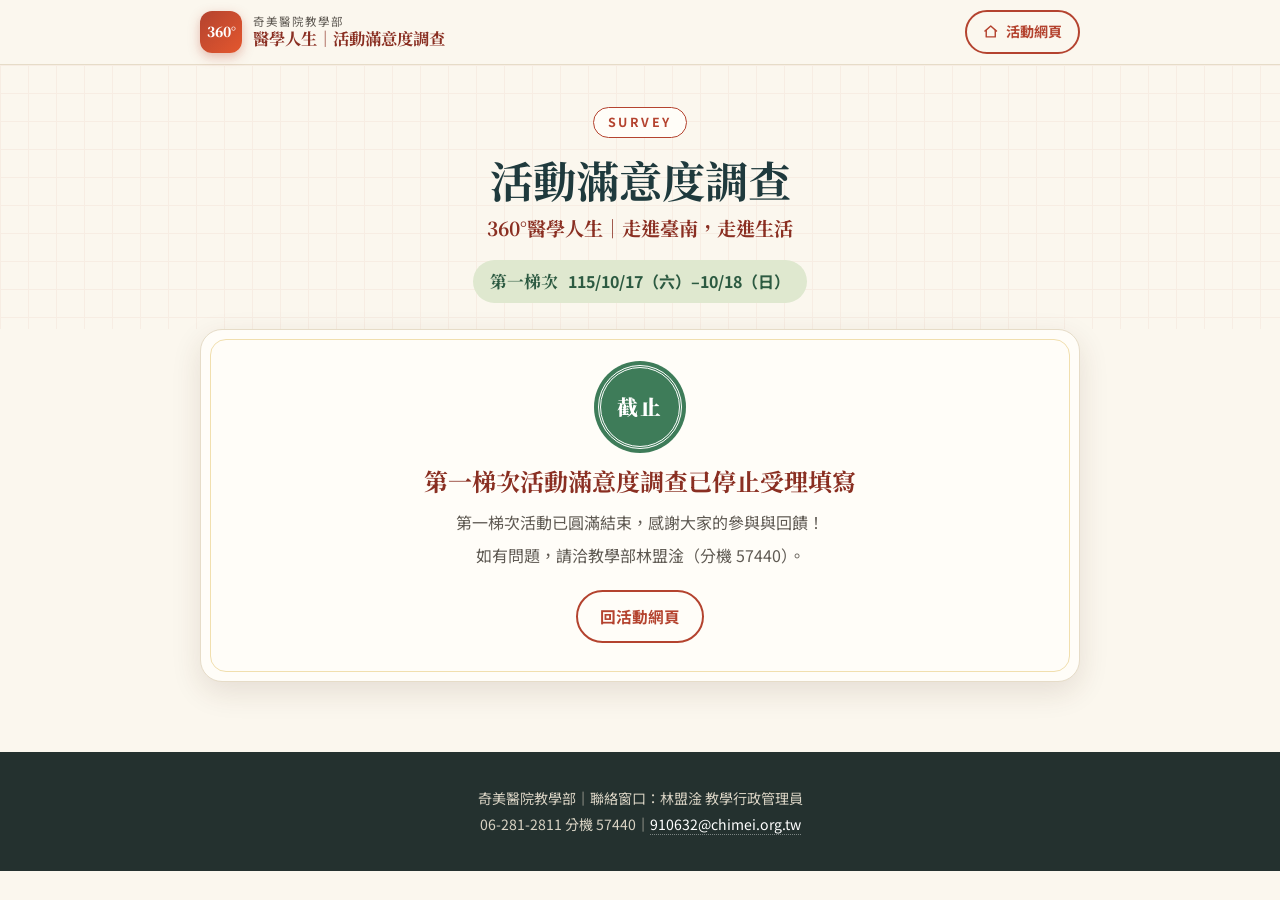
<file: survey-1.html>
<!DOCTYPE html>
<html lang="zh-Hant-TW">
<head>
<meta charset="UTF-8">
<meta name="viewport" content="width=device-width, initial-scale=1.0">
<title>第一梯次活動滿意度調查｜360°醫學人生｜走進臺南，走進生活</title>
<meta name="description" content="奇美醫院教學部「360°醫學人生｜走進臺南，走進生活」第一梯次（115/10/17–10/18）活動滿意度調查。">
<meta name="robots" content="noindex">
<link rel="icon" href="data:image/svg+xml,%3Csvg xmlns='http://www.w3.org/2000/svg' viewBox='0 0 64 64'%3E%3Cline x1='32' y1='2' x2='32' y2='12' stroke='%235b2418' stroke-width='3'/%3E%3Cellipse cx='32' cy='32' rx='20' ry='22' fill='%23e4572e'/%3E%3Crect x='20' y='8' width='24' height='6' rx='2' fill='%23d9a441'/%3E%3Crect x='20' y='50' width='24' height='6' rx='2' fill='%23d9a441'/%3E%3Cline x1='32' y1='56' x2='32' y2='63' stroke='%23d9a441' stroke-width='3'/%3E%3C/svg%3E">
<link rel="preconnect" href="https://fonts.googleapis.com">
<link rel="preconnect" href="https://fonts.gstatic.com" crossorigin>
<link href="https://fonts.googleapis.com/css2?family=Noto+Sans+TC:wght@400;500;700&family=Noto+Serif+TC:wght@600;700;900&display=swap" rel="stylesheet">
<link rel="stylesheet" href="assets/survey.css?v=11">
</head>
<body data-session="第一梯次">

<header class="site-header">
  <div class="container">
    <a class="brand" href="index.html" aria-label="回活動網頁">
      <span class="brand-mark">360°</span>
      <span class="brand-text"><small>奇美醫院教學部</small><strong>醫學人生｜活動滿意度調查</strong></span>
    </a>
    <a class="btn btn-outline" href="index.html"><svg viewBox="0 0 24 24" fill="none" stroke="currentColor" stroke-width="2.2" stroke-linecap="round" stroke-linejoin="round" aria-hidden="true"><path d="M3 11l9-8 9 8"/><path d="M5 10v10h14V10"/></svg><span>活動網頁</span></a>
  </div>
  <div class="progress" aria-hidden="true"><i id="progressBar"></i></div>
</header>

<main id="app">
  <noscript><p style="text-align:center;padding:3rem 1rem">請開啟瀏覽器的 JavaScript 功能以填寫問卷。</p></noscript>
</main>

<!-- 送出中 -->
<div class="overlay" id="overlay" role="alertdialog" aria-modal="true" aria-labelledby="overlayTitle">
  <div class="overlay-card">
    <div class="spinner" aria-hidden="true"></div>
    <b id="overlayTitle">送出中…</b>
    <p id="overlayText"></p>
    <div class="up-bar" id="overlayBarWrap"><i id="overlayBar"></i></div>
    <p class="up-note" id="overlayNote" aria-live="polite"></p>
    <p class="up-hint">請勿關閉頁面；若網路中斷，恢復後會自動從中斷處繼續上傳。</p>
  </div>
</div>

<!-- 完成 -->
<div class="modal" id="doneModal" role="dialog" aria-modal="true" aria-labelledby="doneTitle">
  <div class="modal-card">
    <div class="seal">感謝</div>
    <h3 id="doneTitle">問卷已送出！</h3>
    <p>謝謝您寶貴的回饋與分享。</p>
    <div class="summary" id="doneSummary"></div>
    <p class="gift-note" id="doneGift">🎁 已收到您的社群貼文截圖，教學部確認後，將通知您前來領取精美小禮物。</p>
    <button class="btn btn-primary" id="doneOk" type="button">完成</button>
  </div>
</div>

<footer class="site-footer">
  <div class="container">
    <p>奇美醫院教學部｜聯絡窗口：林盟淦 教學行政管理員</p>
    <p>06-281-2811 分機 57440｜<a href="mailto:910632@chimei.org.tw">910632@chimei.org.tw</a></p>
  </div>
</footer>

<script src="assets/survey.js?v=11"></script>
</body>
</html>
</file>
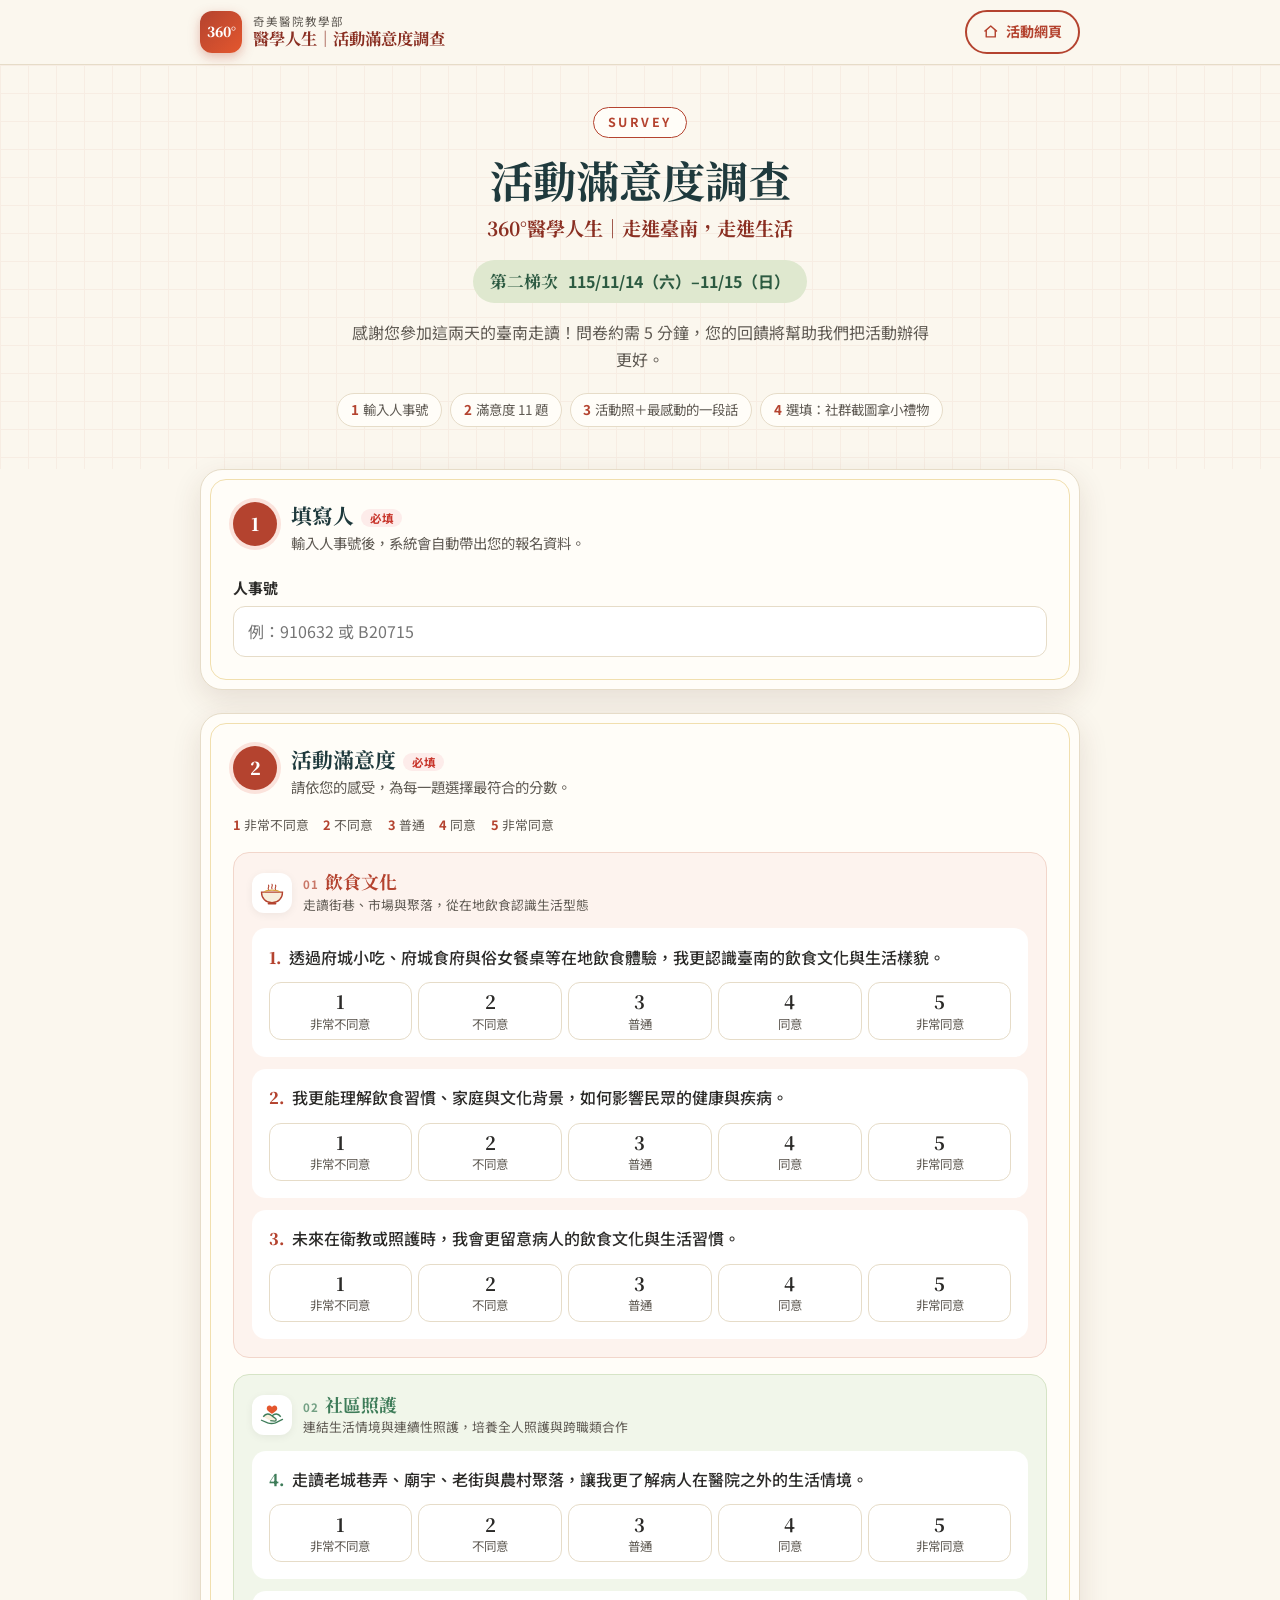
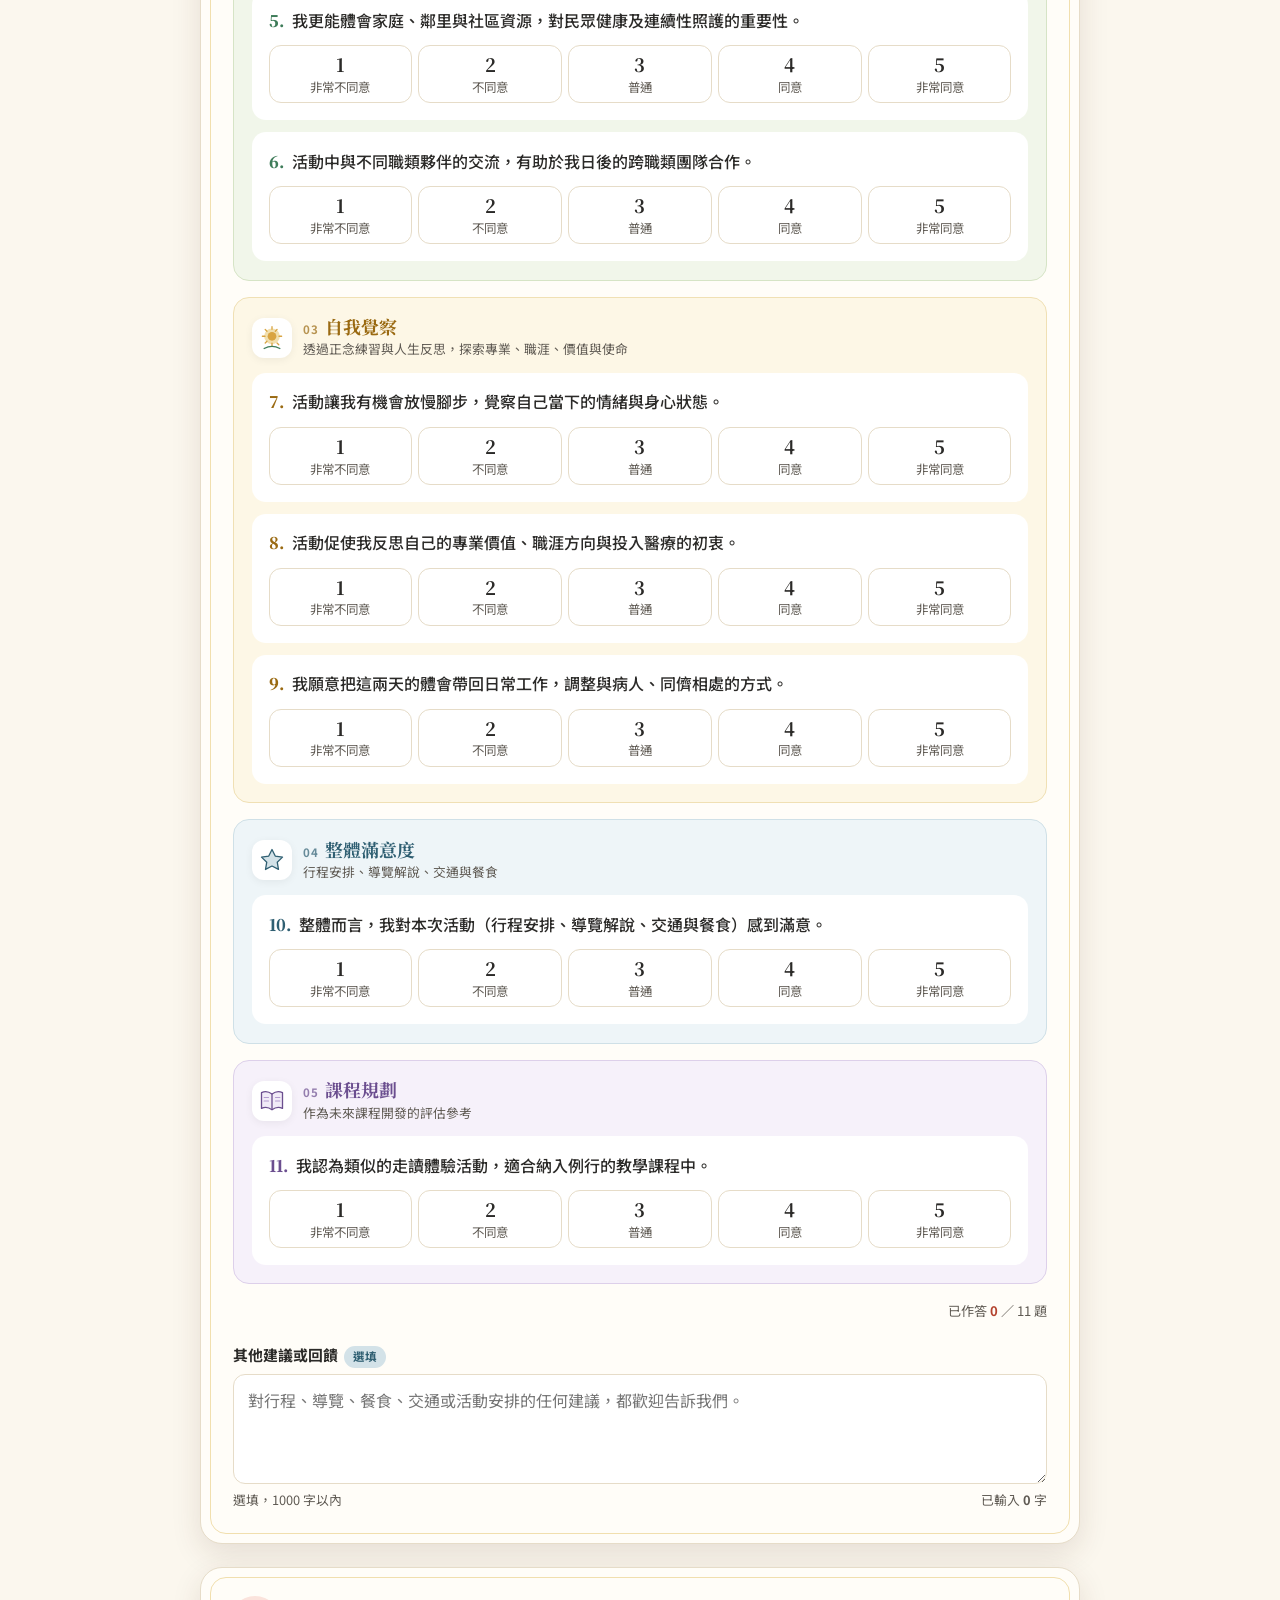
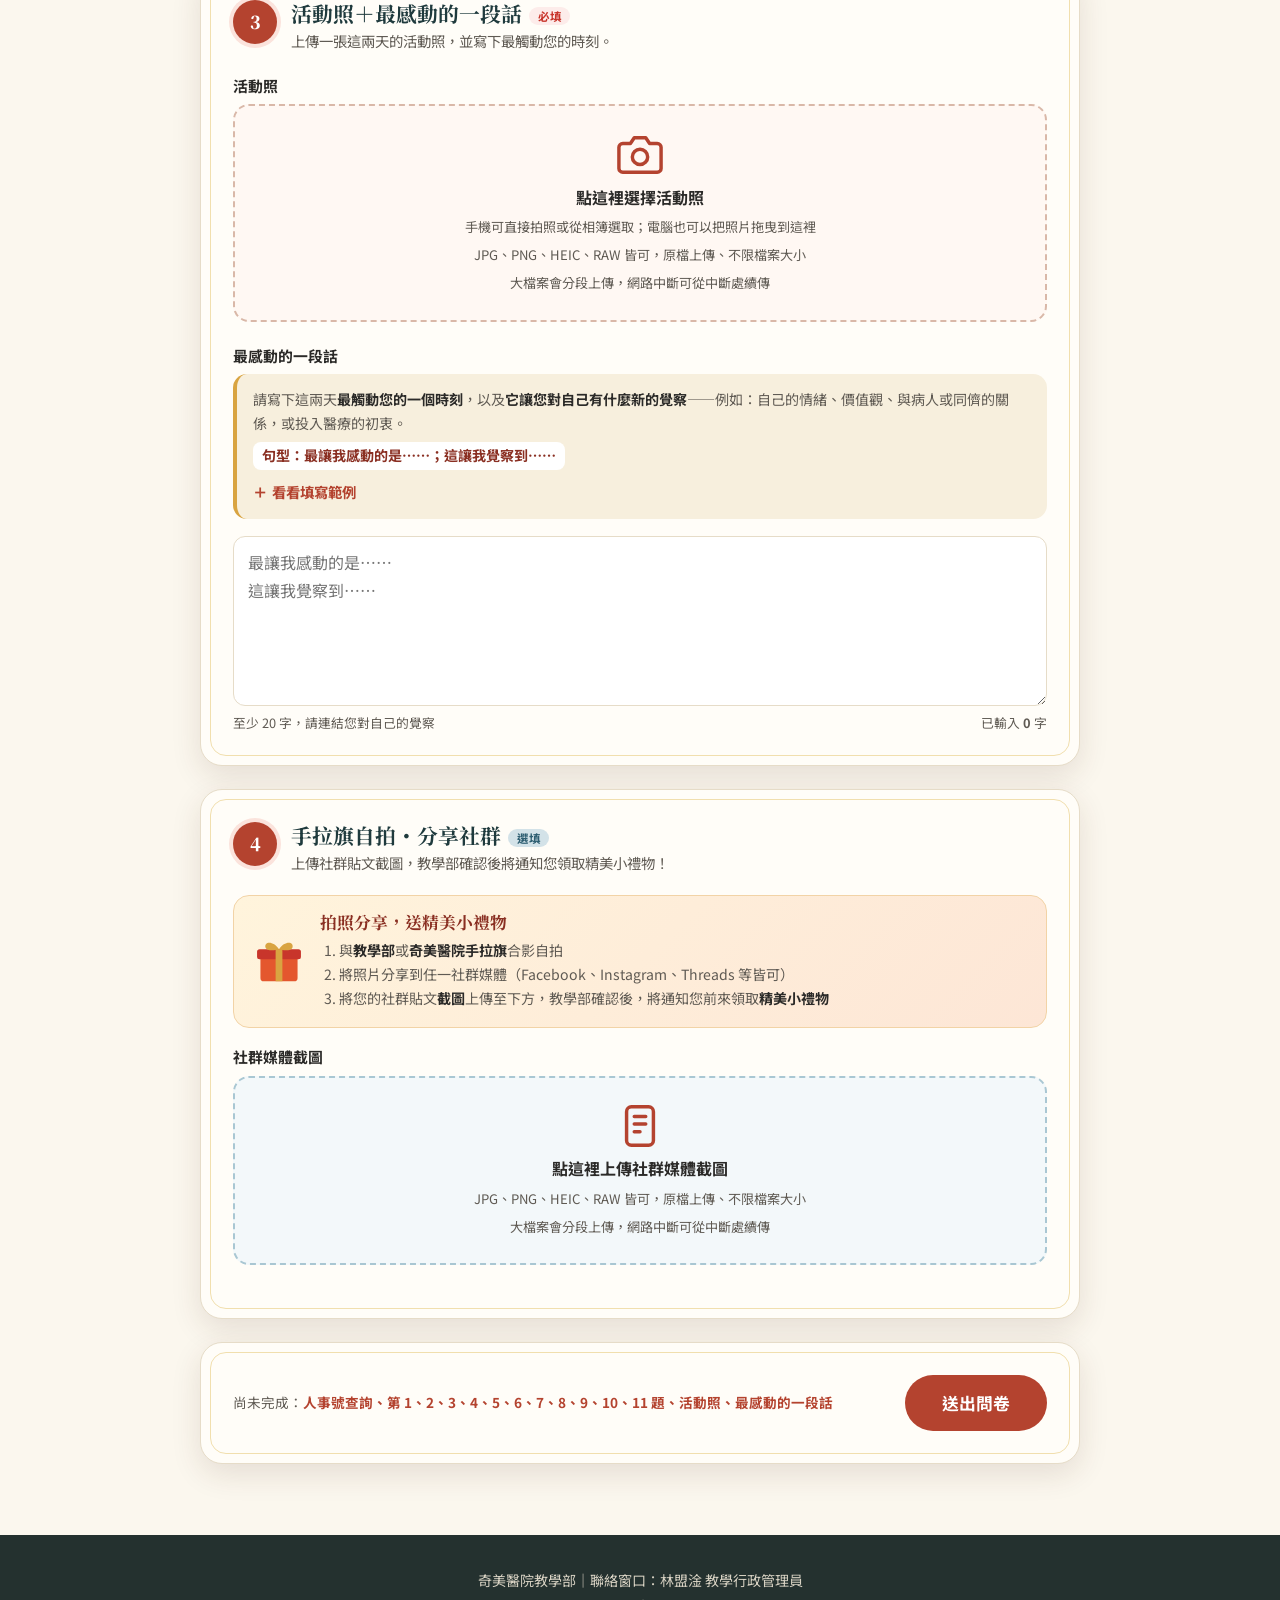
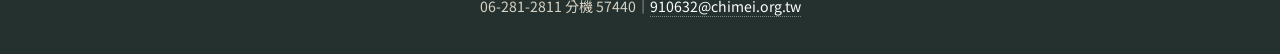
<file: survey-2.html>
<!DOCTYPE html>
<html lang="zh-Hant-TW">
<head>
<meta charset="UTF-8">
<meta name="viewport" content="width=device-width, initial-scale=1.0">
<title>第二梯次活動滿意度調查｜360°醫學人生｜走進臺南，走進生活</title>
<meta name="description" content="奇美醫院教學部「360°醫學人生｜走進臺南，走進生活」第二梯次（115/11/14–11/15）活動滿意度調查。">
<meta name="robots" content="noindex">
<link rel="icon" href="data:image/svg+xml,%3Csvg xmlns='http://www.w3.org/2000/svg' viewBox='0 0 64 64'%3E%3Cline x1='32' y1='2' x2='32' y2='12' stroke='%235b2418' stroke-width='3'/%3E%3Cellipse cx='32' cy='32' rx='20' ry='22' fill='%23e4572e'/%3E%3Crect x='20' y='8' width='24' height='6' rx='2' fill='%23d9a441'/%3E%3Crect x='20' y='50' width='24' height='6' rx='2' fill='%23d9a441'/%3E%3Cline x1='32' y1='56' x2='32' y2='63' stroke='%23d9a441' stroke-width='3'/%3E%3C/svg%3E">
<link rel="preconnect" href="https://fonts.googleapis.com">
<link rel="preconnect" href="https://fonts.gstatic.com" crossorigin>
<link href="https://fonts.googleapis.com/css2?family=Noto+Sans+TC:wght@400;500;700&family=Noto+Serif+TC:wght@600;700;900&display=swap" rel="stylesheet">
<link rel="stylesheet" href="assets/survey.css?v=11">
</head>
<body data-session="第二梯次">

<header class="site-header">
  <div class="container">
    <a class="brand" href="index.html" aria-label="回活動網頁">
      <span class="brand-mark">360°</span>
      <span class="brand-text"><small>奇美醫院教學部</small><strong>醫學人生｜活動滿意度調查</strong></span>
    </a>
    <a class="btn btn-outline" href="index.html"><svg viewBox="0 0 24 24" fill="none" stroke="currentColor" stroke-width="2.2" stroke-linecap="round" stroke-linejoin="round" aria-hidden="true"><path d="M3 11l9-8 9 8"/><path d="M5 10v10h14V10"/></svg><span>活動網頁</span></a>
  </div>
  <div class="progress" aria-hidden="true"><i id="progressBar"></i></div>
</header>

<main id="app">
  <noscript><p style="text-align:center;padding:3rem 1rem">請開啟瀏覽器的 JavaScript 功能以填寫問卷。</p></noscript>
</main>

<!-- 送出中 -->
<div class="overlay" id="overlay" role="alertdialog" aria-modal="true" aria-labelledby="overlayTitle">
  <div class="overlay-card">
    <div class="spinner" aria-hidden="true"></div>
    <b id="overlayTitle">送出中…</b>
    <p id="overlayText"></p>
    <div class="up-bar" id="overlayBarWrap"><i id="overlayBar"></i></div>
    <p class="up-note" id="overlayNote" aria-live="polite"></p>
    <p class="up-hint">請勿關閉頁面；若網路中斷，恢復後會自動從中斷處繼續上傳。</p>
  </div>
</div>

<!-- 完成 -->
<div class="modal" id="doneModal" role="dialog" aria-modal="true" aria-labelledby="doneTitle">
  <div class="modal-card">
    <div class="seal">感謝</div>
    <h3 id="doneTitle">問卷已送出！</h3>
    <p>謝謝您寶貴的回饋與分享。</p>
    <div class="summary" id="doneSummary"></div>
    <p class="gift-note" id="doneGift">🎁 已收到您的社群貼文截圖，教學部確認後，將通知您前來領取精美小禮物。</p>
    <button class="btn btn-primary" id="doneOk" type="button">完成</button>
  </div>
</div>

<footer class="site-footer">
  <div class="container">
    <p>奇美醫院教學部｜聯絡窗口：林盟淦 教學行政管理員</p>
    <p>06-281-2811 分機 57440｜<a href="mailto:910632@chimei.org.tw">910632@chimei.org.tw</a></p>
  </div>
</footer>

<script src="assets/survey.js?v=11"></script>
</body>
</html>
</file>
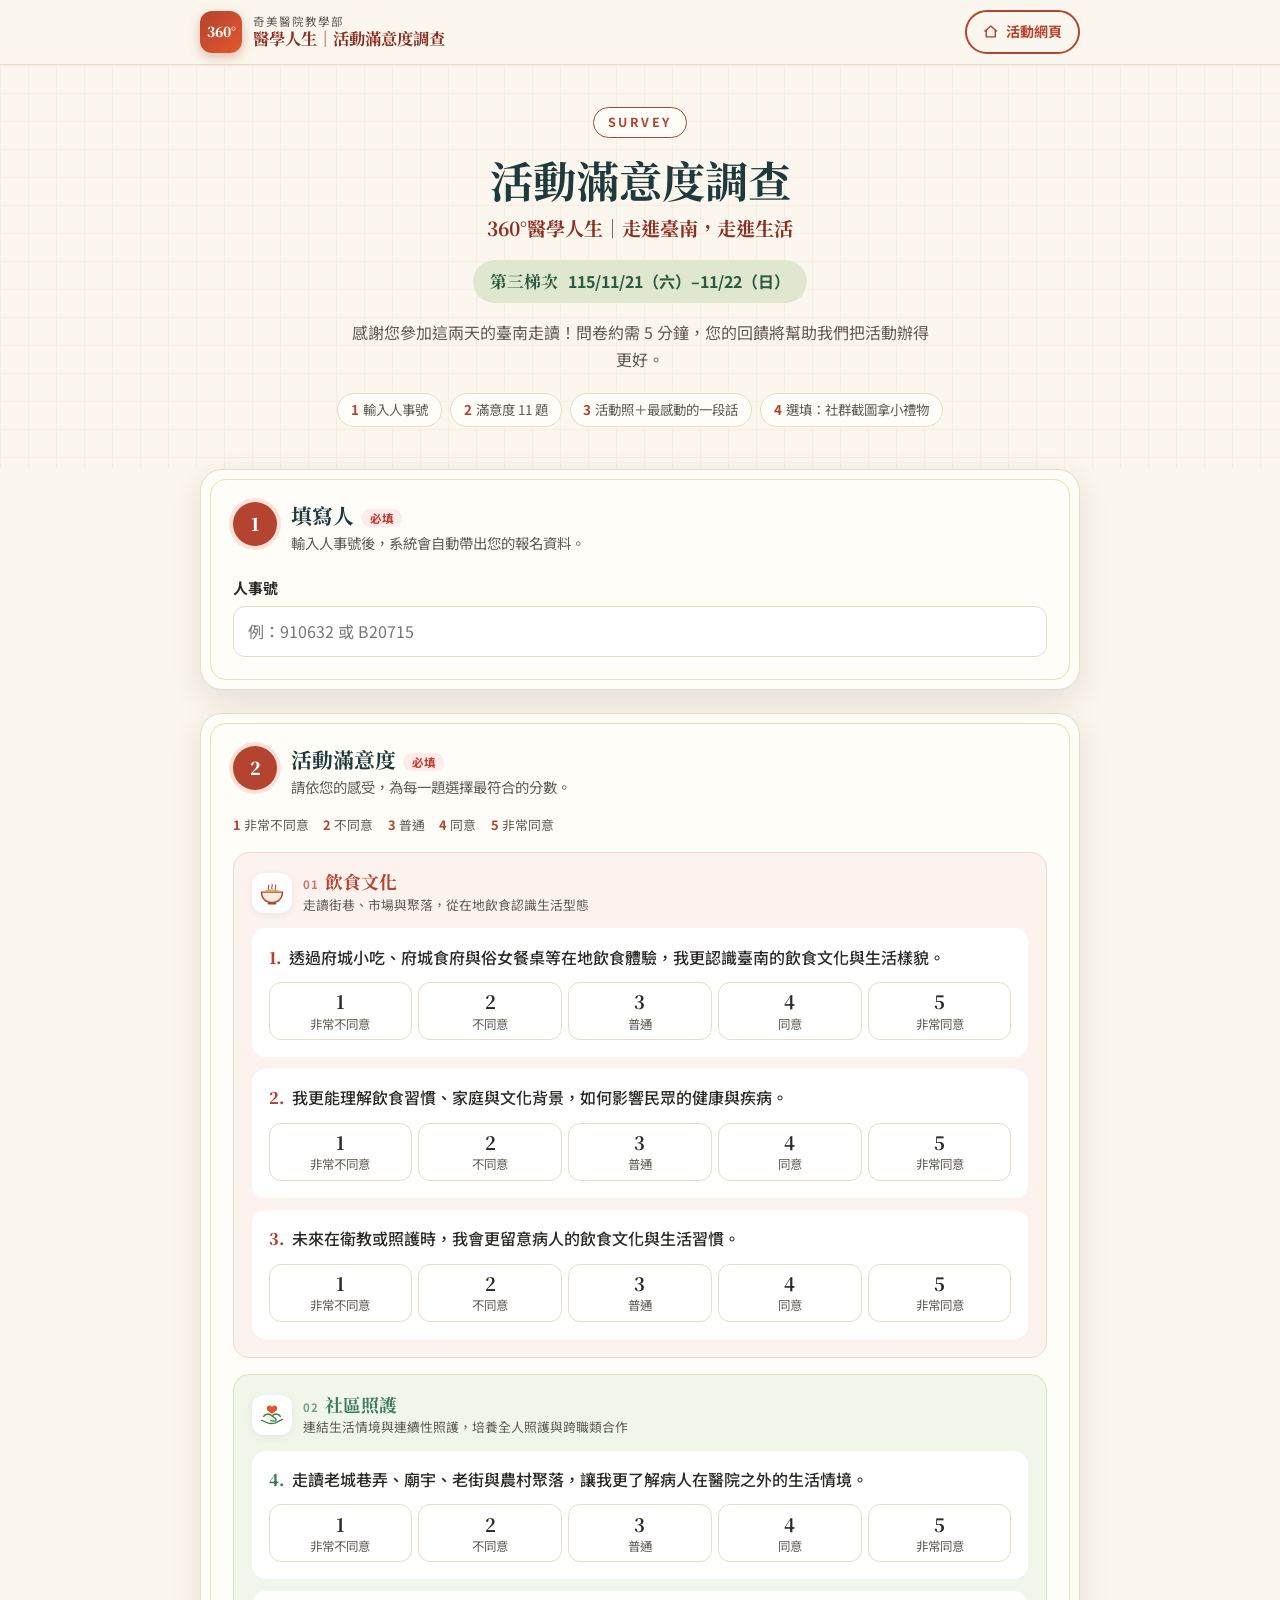
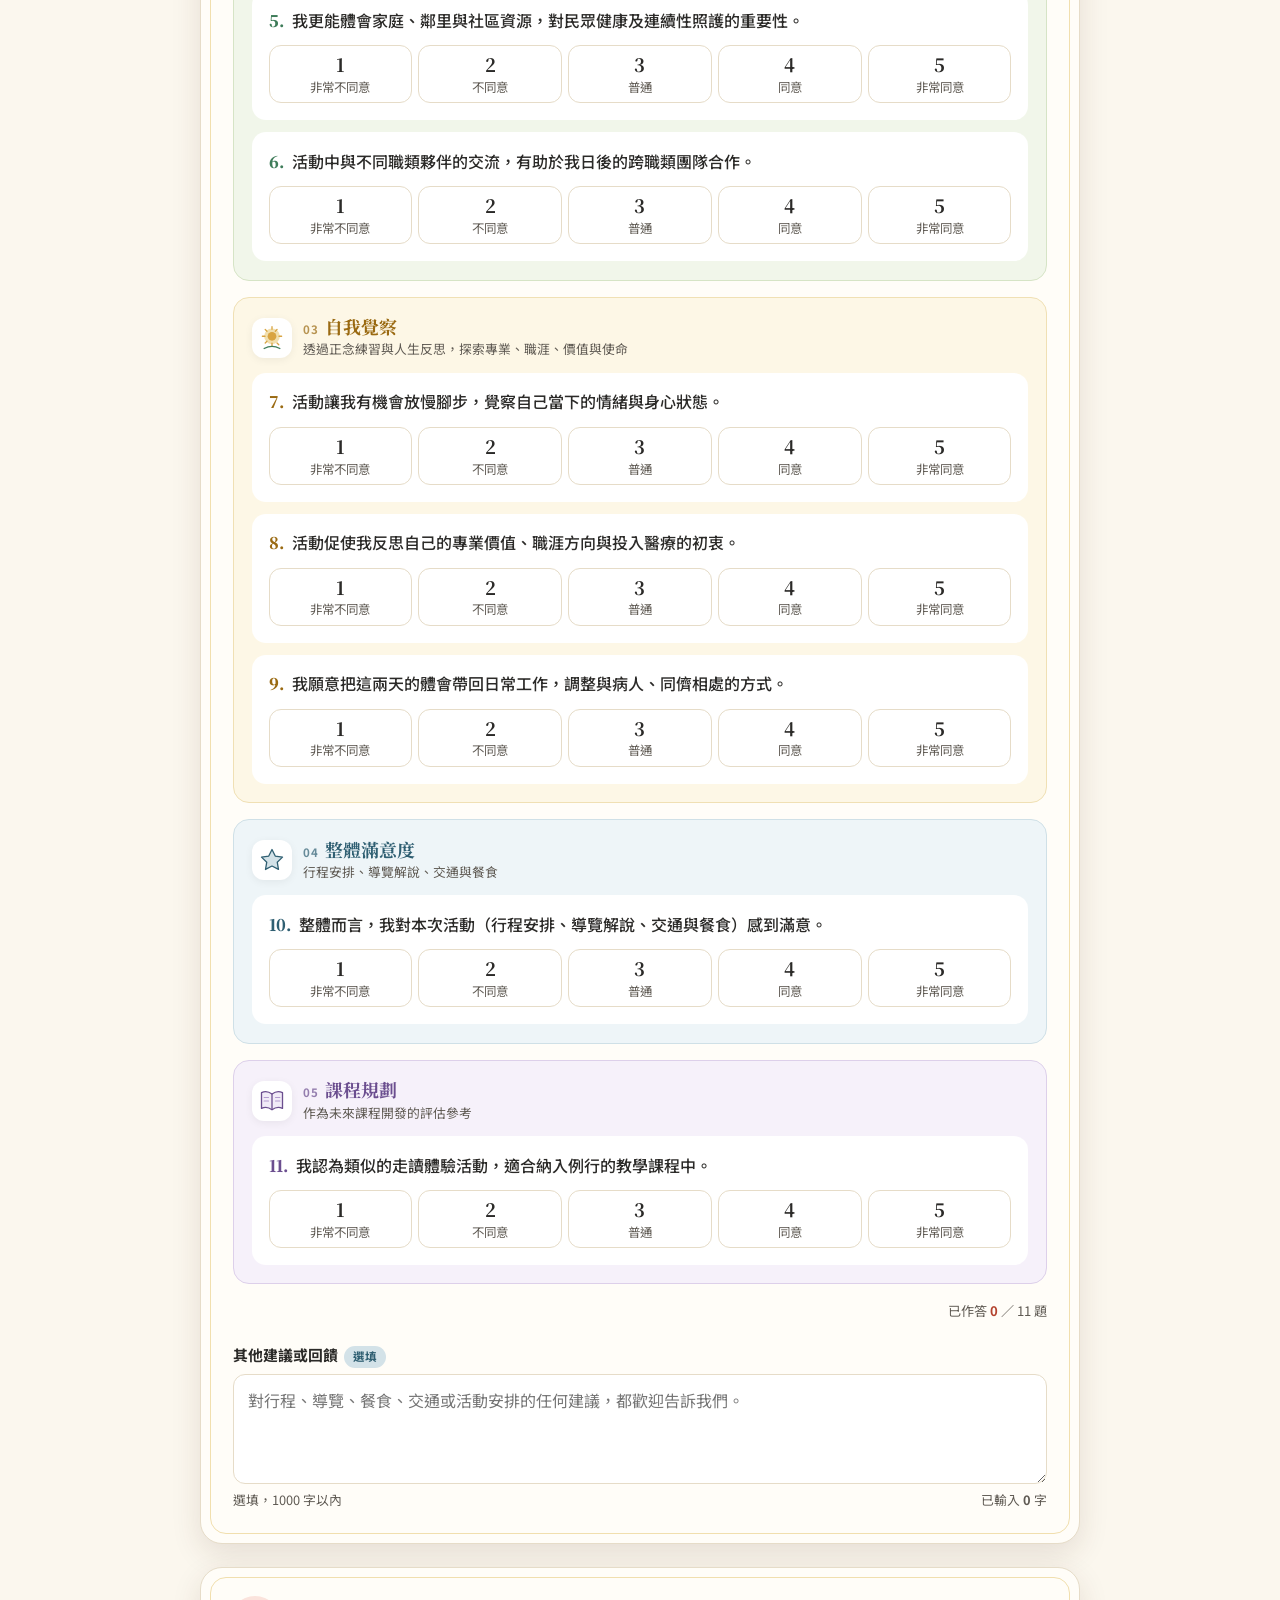
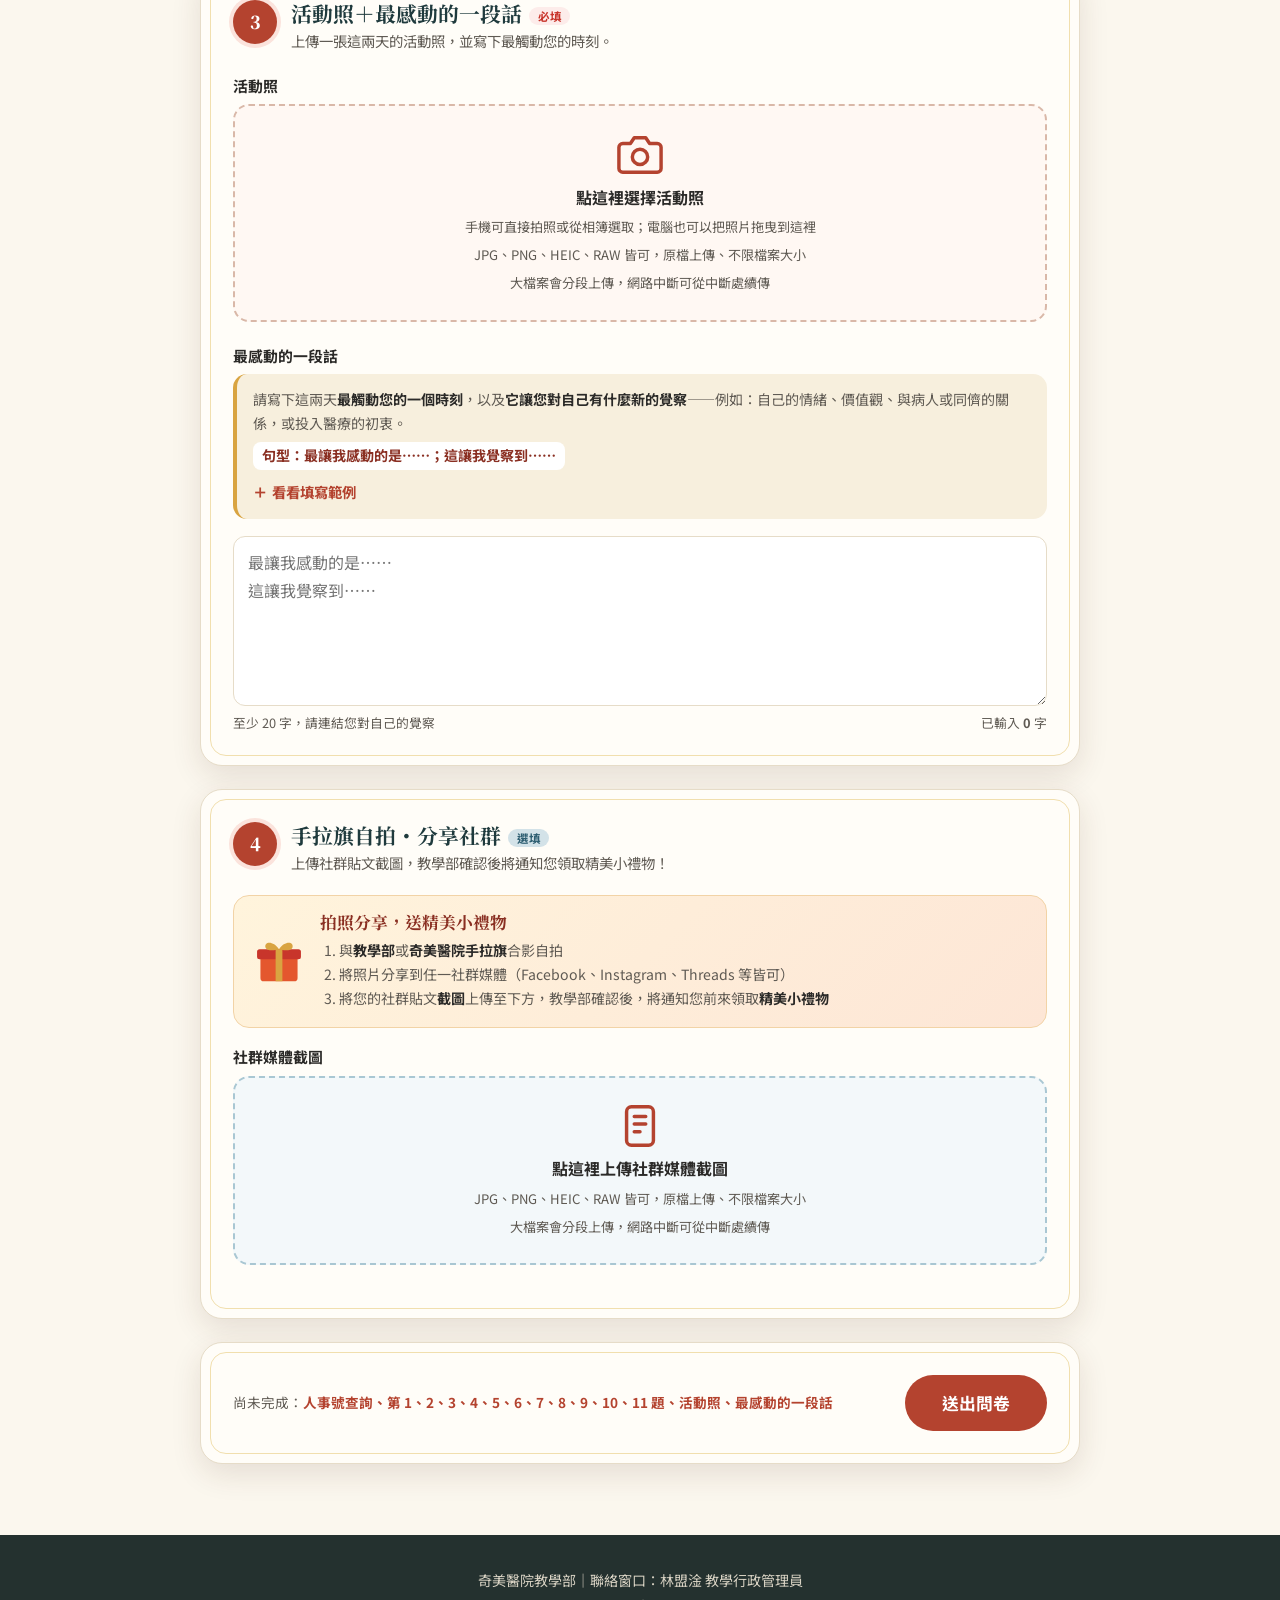
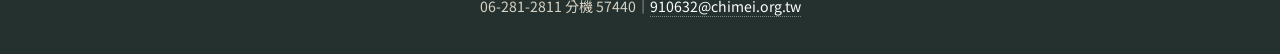
<file: survey-3.html>
<!DOCTYPE html>
<html lang="zh-Hant-TW">
<head>
<meta charset="UTF-8">
<meta name="viewport" content="width=device-width, initial-scale=1.0">
<title>第三梯次活動滿意度調查｜360°醫學人生｜走進臺南，走進生活</title>
<meta name="description" content="奇美醫院教學部「360°醫學人生｜走進臺南，走進生活」第三梯次（115/11/21–11/22）活動滿意度調查。">
<meta name="robots" content="noindex">
<link rel="icon" href="data:image/svg+xml,%3Csvg xmlns='http://www.w3.org/2000/svg' viewBox='0 0 64 64'%3E%3Cline x1='32' y1='2' x2='32' y2='12' stroke='%235b2418' stroke-width='3'/%3E%3Cellipse cx='32' cy='32' rx='20' ry='22' fill='%23e4572e'/%3E%3Crect x='20' y='8' width='24' height='6' rx='2' fill='%23d9a441'/%3E%3Crect x='20' y='50' width='24' height='6' rx='2' fill='%23d9a441'/%3E%3Cline x1='32' y1='56' x2='32' y2='63' stroke='%23d9a441' stroke-width='3'/%3E%3C/svg%3E">
<link rel="preconnect" href="https://fonts.googleapis.com">
<link rel="preconnect" href="https://fonts.gstatic.com" crossorigin>
<link href="https://fonts.googleapis.com/css2?family=Noto+Sans+TC:wght@400;500;700&family=Noto+Serif+TC:wght@600;700;900&display=swap" rel="stylesheet">
<link rel="stylesheet" href="assets/survey.css?v=11">
</head>
<body data-session="第三梯次">

<header class="site-header">
  <div class="container">
    <a class="brand" href="index.html" aria-label="回活動網頁">
      <span class="brand-mark">360°</span>
      <span class="brand-text"><small>奇美醫院教學部</small><strong>醫學人生｜活動滿意度調查</strong></span>
    </a>
    <a class="btn btn-outline" href="index.html"><svg viewBox="0 0 24 24" fill="none" stroke="currentColor" stroke-width="2.2" stroke-linecap="round" stroke-linejoin="round" aria-hidden="true"><path d="M3 11l9-8 9 8"/><path d="M5 10v10h14V10"/></svg><span>活動網頁</span></a>
  </div>
  <div class="progress" aria-hidden="true"><i id="progressBar"></i></div>
</header>

<main id="app">
  <noscript><p style="text-align:center;padding:3rem 1rem">請開啟瀏覽器的 JavaScript 功能以填寫問卷。</p></noscript>
</main>

<!-- 送出中 -->
<div class="overlay" id="overlay" role="alertdialog" aria-modal="true" aria-labelledby="overlayTitle">
  <div class="overlay-card">
    <div class="spinner" aria-hidden="true"></div>
    <b id="overlayTitle">送出中…</b>
    <p id="overlayText"></p>
    <div class="up-bar" id="overlayBarWrap"><i id="overlayBar"></i></div>
    <p class="up-note" id="overlayNote" aria-live="polite"></p>
    <p class="up-hint">請勿關閉頁面；若網路中斷，恢復後會自動從中斷處繼續上傳。</p>
  </div>
</div>

<!-- 完成 -->
<div class="modal" id="doneModal" role="dialog" aria-modal="true" aria-labelledby="doneTitle">
  <div class="modal-card">
    <div class="seal">感謝</div>
    <h3 id="doneTitle">問卷已送出！</h3>
    <p>謝謝您寶貴的回饋與分享。</p>
    <div class="summary" id="doneSummary"></div>
    <p class="gift-note" id="doneGift">🎁 已收到您的社群貼文截圖，教學部確認後，將通知您前來領取精美小禮物。</p>
    <button class="btn btn-primary" id="doneOk" type="button">完成</button>
  </div>
</div>

<footer class="site-footer">
  <div class="container">
    <p>奇美醫院教學部｜聯絡窗口：林盟淦 教學行政管理員</p>
    <p>06-281-2811 分機 57440｜<a href="mailto:910632@chimei.org.tw">910632@chimei.org.tw</a></p>
  </div>
</footer>

<script src="assets/survey.js?v=11"></script>
</body>
</html>
</file>
<file: assets/survey.css>
/* 活動滿意度調查（survey-1.html／survey-2.html／survey-3.html 共用）— 配色與 index.html 相同 */
:root{
  --brick:#b4432f;
  --brick-deep:#8a2f22;
  --vermilion:#c8352b;
  --lantern:#e4572e;
  --gold:#d9a441;
  --gold-soft:#f1dfae;
  --rice:#f7efdd;
  --cream:#fbf7ee;
  --paper:#fffdf8;
  --ink:#2b2a28;
  --ink-soft:#5f5a53;
  --line:#e6dcc8;
  --green:#3e7c59;
  --green-deep:#2c5a41;
  --green-soft:#dfe8cf;
  --water:#6fa3b8;
  --water-soft:#d3e2e8;
  --shadow:0 10px 30px rgba(74,43,26,.12);
  --radius:18px;
  --serif:"Noto Serif TC","PingFang TC","Microsoft JhengHei",serif;
  --sans:"Noto Sans TC","PingFang TC","Microsoft JhengHei",system-ui,sans-serif;
}
*{box-sizing:border-box}
html{scroll-behavior:smooth}
body{margin:0;font-family:var(--sans);color:var(--ink);background:var(--cream);line-height:1.7;-webkit-font-smoothing:antialiased;overflow-x:hidden}
img{max-width:100%;display:block}
a{color:inherit}
h1,h2,h3,h4{font-family:var(--serif);margin:0;line-height:1.3}
p{margin:0}
.container{width:min(880px,92%);margin:0 auto}
.sr-only{position:absolute;width:1px;height:1px;overflow:hidden;clip:rect(0 0 0 0);white-space:nowrap}

/* ---------- 按鈕 ---------- */
.btn{
  display:inline-flex;align-items:center;justify-content:center;gap:.5rem;
  padding:.7rem 1.35rem;border-radius:999px;border:2px solid transparent;
  font-weight:700;font-size:.98rem;text-decoration:none;cursor:pointer;
  transition:transform .2s,box-shadow .2s,background .2s,color .2s;font-family:var(--sans);white-space:nowrap;
}
.btn svg{width:1.1em;height:1.1em;flex:none}
.btn:hover{transform:translateY(-2px);box-shadow:0 8px 20px rgba(139,47,34,.25)}
.btn:active{transform:translateY(0)}
.btn-primary{background:var(--brick);color:#fff}
.btn-primary:hover{background:var(--vermilion)}
.btn-outline{background:transparent;color:var(--brick);border-color:var(--brick)}
.btn-outline:hover{background:var(--brick);color:#fff}
.btn-ghost{background:#fff;color:var(--ink-soft);border:1.5px solid var(--line);padding:.45rem .9rem;font-size:.85rem}
.btn-ghost:hover{border-color:var(--brick);color:var(--brick);box-shadow:none;transform:none}
.btn[disabled]{opacity:.6;cursor:not-allowed;transform:none;box-shadow:none}

/* ---------- 頁首 ---------- */
.site-header{position:sticky;top:0;z-index:50;background:rgba(251,247,238,.92);backdrop-filter:blur(10px);border-bottom:1px solid var(--line)}
.site-header .container{display:flex;align-items:center;justify-content:space-between;gap:1rem;min-height:64px}
.brand{display:flex;align-items:center;gap:.7rem;text-decoration:none;min-width:0}
.brand-mark{
  width:42px;height:42px;border-radius:12px;flex:none;background:linear-gradient(135deg,var(--brick),var(--lantern));
  display:grid;place-items:center;color:#fff;font-family:var(--serif);font-weight:900;font-size:.85rem;box-shadow:0 4px 12px rgba(180,67,47,.35);
}
.brand-text{display:flex;flex-direction:column;line-height:1.2;min-width:0}
.brand-text small{font-size:.72rem;color:var(--ink-soft);letter-spacing:.08em}
.brand-text strong{font-family:var(--serif);font-size:1.02rem;color:var(--brick-deep);white-space:nowrap;overflow:hidden;text-overflow:ellipsis}
.site-header .btn{padding:.5rem 1rem;font-size:.88rem}
.progress{position:absolute;left:0;right:0;bottom:-1px;height:3px;background:transparent}
.progress i{display:block;height:100%;width:0;background:linear-gradient(90deg,var(--gold),var(--brick));transition:width .4s ease}
@media (max-width:520px){.brand-text strong{font-size:.92rem}.site-header .btn span{display:none}}

/* ---------- 開頭 ---------- */
.hero{padding:2.6rem 0 1.6rem;text-align:center;position:relative;overflow:hidden}
.hero::before{ /* 窗花格紋 */
  content:"";position:absolute;inset:0;opacity:.05;pointer-events:none;
  background-image:linear-gradient(var(--brick) 1px,transparent 1px),linear-gradient(90deg,var(--brick) 1px,transparent 1px);
  background-size:28px 28px;
}
.kicker{
  display:inline-block;font-size:.78rem;letter-spacing:.2em;color:var(--brick);font-weight:700;
  padding:.25rem .9rem;border:1px solid var(--brick);border-radius:999px;margin-bottom:.8rem;background:var(--paper);position:relative;
}
.hero h1{font-size:clamp(1.9rem,5vw,2.7rem);color:#1f3a3d;position:relative}
.hero .sub{font-family:var(--serif);font-weight:700;color:var(--brick-deep);font-size:clamp(1rem,2.6vw,1.2rem);margin-top:.3rem;position:relative}
.session-chip{
  display:inline-flex;align-items:center;gap:.6rem;flex-wrap:wrap;justify-content:center;margin-top:1rem;position:relative;
  background:var(--green-soft);color:var(--green-deep);border-radius:999px;padding:.45rem 1.1rem;font-weight:700;
}
.session-chip b{font-family:var(--serif);font-size:1.05rem}
.hero .lead{max-width:620px;margin:1rem auto 0;color:var(--ink-soft);position:relative;text-wrap:pretty}
.steps{display:flex;justify-content:center;gap:.5rem;flex-wrap:wrap;margin-top:1.2rem;position:relative;padding:0;list-style:none}
.steps li{background:var(--paper);border:1px solid var(--line);border-radius:999px;padding:.3rem .8rem;font-size:.84rem;color:var(--ink-soft)}
.steps li b{color:var(--brick);margin-right:.25rem}

/* ---------- 問卷卡片 ---------- */
main{padding-bottom:3rem}
.card{
  background:var(--paper);border-radius:22px;box-shadow:var(--shadow);border:1px solid var(--line);
  padding:2rem;margin:0 auto 1.4rem;position:relative;
}
.card::before{content:"";position:absolute;inset:9px;border:1px solid var(--gold-soft);border-radius:16px;pointer-events:none}
.card-head{display:flex;align-items:flex-start;gap:.9rem;margin-bottom:1.2rem;position:relative}
.step-no{
  flex:none;width:44px;height:44px;border-radius:50%;display:grid;place-items:center;
  background:var(--brick);color:#fff;font-family:var(--serif);font-weight:900;font-size:1.1rem;box-shadow:0 0 0 4px #fbe3dc;
}
.card-head h2{font-size:1.3rem;color:#1f3a3d}
.card-head p{color:var(--ink-soft);font-size:.9rem;margin-top:.15rem}
.tag{display:inline-block;font-size:.72rem;font-weight:700;padding:.1rem .55rem;border-radius:999px;vertical-align:middle;margin-left:.4rem;font-family:var(--sans)}
.tag.req{background:#fdecea;color:var(--vermilion)}
.tag.opt{background:var(--water-soft);color:#2f5f72}
@media (max-width:640px){.card{padding:1.5rem 1.1rem}.card::before{inset:6px}}

/* ---------- 欄位 ---------- */
.field{display:flex;flex-direction:column;gap:.35rem;position:relative}
.field > label{font-weight:700;font-size:.93rem}
.field input[type=text],.field textarea{
  font:inherit;font-size:1rem;padding:.7rem .9rem;border-radius:12px;border:1.5px solid var(--line);
  background:#fff;color:var(--ink);transition:border .2s,box-shadow .2s;width:100%;
}
.field textarea{min-height:170px;resize:vertical;line-height:1.75}
.field.suggest{margin-top:1.2rem;position:relative}
.field.suggest textarea{min-height:110px}
.field input:focus,.field textarea:focus{outline:none;border-color:var(--brick);box-shadow:0 0 0 4px rgba(180,67,47,.14)}
.field .hint{font-size:.8rem;color:var(--ink-soft)}
.field .err{font-size:.82rem;color:var(--vermilion);display:none}
.field.invalid .err{display:block}
.field.invalid input,.field.invalid textarea{border-color:var(--vermilion)}
.lookup-row{display:flex;gap:.6rem}
.lookup-row input{flex:1;min-width:0}
.lookup-row .btn{flex:none;padding:.65rem 1.2rem}

.profile{margin-top:1rem;border-radius:14px;padding:1rem 1.1rem;display:none;position:relative}
.profile.show{display:block}
.profile.ok{background:#f1f6ea;border:1px solid #cfe0bd}
.profile.warn{background:#fff6e5;border:1px solid #f0d9a6;color:#6b4b0e}
.profile.error{background:#fdecea;border:1px solid #f1b8ae;color:#8f2416}
.profile.loading{background:var(--rice);border:1px dashed var(--line);color:var(--ink-soft)}
.profile-title{font-weight:700;display:flex;align-items:center;gap:.4rem;margin-bottom:.4rem;color:var(--green-deep)}
.profile dl{display:grid;grid-template-columns:repeat(3,1fr);gap:.4rem 1rem;margin:0}
.profile dl div{min-width:0}
.profile dt{font-size:.76rem;color:var(--ink-soft)}
.profile dd{margin:0;font-weight:700;overflow-wrap:anywhere}
.profile .note{font-size:.8rem;color:var(--ink-soft);margin-top:.6rem}
.profile a{color:var(--brick);font-weight:700}
@media (max-width:560px){.profile dl{grid-template-columns:repeat(2,1fr)}}

/* ---------- 量表題 ---------- */
.scale-legend{display:flex;flex-wrap:wrap;gap:.3rem .9rem;font-size:.8rem;color:var(--ink-soft);margin:-.3rem 0 1rem;position:relative}
.scale-legend b{color:var(--brick)}
.group{border-radius:16px;padding:1.1rem 1.1rem .4rem;margin-bottom:1rem;background:var(--g-bg);border:1px solid var(--g-line);position:relative}
.group-head{display:flex;align-items:center;gap:.7rem;margin-bottom:.8rem}
.group-icon{flex:none;width:40px;height:40px;border-radius:12px;background:#fff;display:grid;place-items:center;box-shadow:0 2px 8px rgba(0,0,0,.06)}
.group-icon svg{width:28px;height:28px}
.group-head h3{font-size:1.12rem;color:var(--g-ink)}
.group-head h3 small{font-family:var(--sans);font-weight:700;font-size:.72rem;color:var(--g-ink);opacity:.7;margin-right:.35rem;letter-spacing:.1em}
.group-head p{font-size:.8rem;color:var(--ink-soft)}
.q{background:#fff;border-radius:14px;padding:.9rem 1rem 1rem;margin:0 0 .75rem;border:1.5px solid transparent;transition:border .2s}
.q legend{float:left;width:100%;padding:0;font-weight:500;margin-bottom:.7rem;display:flex;gap:.5rem}
.q legend .qn{flex:none;font-family:var(--serif);font-weight:900;color:var(--g-ink)}
.q fieldset{border:0;margin:0;padding:0;min-width:0}
.q.invalid{border-color:var(--vermilion);background:#fff8f6}
.likert{clear:both;display:grid;grid-template-columns:repeat(5,1fr);gap:.4rem}
.likert label{
  display:flex;flex-direction:column;align-items:center;gap:.1rem;cursor:pointer;text-align:center;
  border:1.5px solid var(--line);border-radius:12px;padding:.45rem .2rem;background:#fff;transition:all .15s;
  font-size:.78rem;color:var(--ink-soft);line-height:1.3;min-height:58px;justify-content:center;
}
.likert label b{font-family:var(--serif);font-size:1.15rem;color:var(--ink)}
.likert label:hover{border-color:var(--g-ink)}
.likert input{position:absolute;opacity:0;pointer-events:none}
.likert input:focus-visible + label{outline:3px solid rgba(180,67,47,.35);outline-offset:2px}
.likert input:checked + label{background:var(--g-ink);border-color:var(--g-ink);color:#fff;box-shadow:0 4px 12px rgba(0,0,0,.12)}
.likert input:checked + label b{color:#fff}
.likert label span{word-break:keep-all}
@media (max-width:520px){
  .container{width:94%}
  .group{padding:.9rem .6rem .2rem}
  .q{padding:.8rem .7rem .85rem}
  .likert{gap:.3rem}
  .likert label{font-size:.72rem;padding:.4rem .1rem}
}
.q-count{text-align:right;font-size:.82rem;color:var(--ink-soft);margin-top:.2rem}
.q-count b{color:var(--brick)}

/* ---------- 上傳 ---------- */
.upload{position:relative;margin-bottom:1.3rem}
.upload > .label{font-weight:700;font-size:.93rem;margin-bottom:.4rem;display:block}
.drop{
  display:flex;flex-direction:column;align-items:center;justify-content:center;gap:.35rem;text-align:center;cursor:pointer;
  border:2px dashed var(--u-line,#d9b8a8);border-radius:16px;padding:1.6rem 1rem;background:var(--u-bg,#fff8f3);
  transition:background .2s,border-color .2s,transform .2s;min-height:170px;
}
.drop:hover,.drop.drag{border-color:var(--brick);background:#fdf0e9}
.drop.drag{transform:scale(1.01)}
.drop svg{width:46px;height:46px;color:var(--brick)}
.drop strong{font-size:1rem}
.drop span{font-size:.82rem;color:var(--ink-soft)}
.upload.invalid .drop{border-color:var(--vermilion);background:#fff1ee}
.upload .err{font-size:.82rem;color:var(--vermilion);display:none;margin-top:.35rem}
.upload.invalid .err{display:block}
.preview{display:none;gap:1rem;align-items:center;border:1.5px solid var(--line);border-radius:16px;padding:.8rem;background:#fff}
.upload.has-file .preview{display:flex}
.upload.has-file .drop{display:none}
.preview img{width:120px;height:120px;object-fit:cover;border-radius:12px;flex:none;background:var(--rice)}
.preview .meta{flex:1;min-width:0;display:flex;flex-direction:column;gap:.2rem}
.preview .meta b{overflow-wrap:anywhere;font-size:.92rem}
.preview .meta span{font-size:.8rem;color:var(--ink-soft)}
.preview .meta .ok{color:var(--green-deep);font-weight:700}
.preview .acts{display:flex;gap:.4rem;flex-wrap:wrap;margin-top:.3rem}
.upload.busy .drop{opacity:.6;pointer-events:none}
@media (max-width:480px){.preview img{width:88px;height:88px}}

.guide{background:var(--rice);border-radius:14px;padding:.9rem 1rem;font-size:.88rem;color:var(--ink-soft);margin-bottom:.7rem;border-left:4px solid var(--gold)}
.guide b{color:var(--ink)}
.guide .pattern{display:inline-block;margin-top:.35rem;background:#fff;border-radius:8px;padding:.15rem .55rem;color:var(--brick-deep);font-weight:700}
.examples{margin-top:.6rem}
.examples summary{cursor:pointer;font-weight:700;color:var(--brick);font-size:.9rem;list-style:none;display:inline-flex;align-items:center;gap:.3rem}
.examples summary::-webkit-details-marker{display:none}
.examples summary::before{content:"＋";font-weight:900}
.examples[open] summary::before{content:"－"}
.examples ol{margin:.6rem 0 0;padding-left:1.3rem;display:grid;gap:.6rem}
.examples li{font-size:.88rem;color:var(--ink-soft);background:#fff;border:1px dashed var(--line);border-radius:12px;padding:.6rem .8rem}
.examples li em{font-style:normal;color:var(--green-deep);font-weight:700}
.counter{display:flex;justify-content:space-between;gap:.5rem;font-size:.8rem;color:var(--ink-soft)}
.counter b.short{color:var(--vermilion)}
.counter b.enough{color:var(--green-deep)}

.gift{
  display:flex;gap:.9rem;align-items:center;background:linear-gradient(135deg,#fff4dc,#fde6d6);
  border:1px solid #f2d3a6;border-radius:16px;padding:1rem 1.1rem;margin-bottom:1rem;
}
.gift svg{width:54px;height:54px;flex:none}
.gift h3{font-size:1.05rem;color:var(--brick-deep)}
.gift ol{margin:.35rem 0 0;padding-left:1.2rem;font-size:.88rem;color:var(--ink-soft)}
.gift ol b{color:var(--ink)}
@media (max-width:480px){.gift{align-items:flex-start;padding:.9rem .8rem;gap:.6rem}.gift svg{width:36px;height:36px}.gift ol{padding-left:1.05rem}}

/* ---------- 送出 ---------- */
.form-msg{display:none;padding:.8rem 1rem;border-radius:12px;font-size:.92rem;margin-bottom:1rem}
.form-msg.error{display:block;background:#fdecea;color:#8f2416;border:1px solid #f1b8ae}
.submit-row{display:flex;justify-content:space-between;align-items:center;gap:1rem;flex-wrap:wrap}
.submit-row .btn{padding:.9rem 2.2rem;font-size:1.05rem}
.submit-row .todo{font-size:.85rem;color:var(--ink-soft)}
.submit-row .todo b{color:var(--brick)}
@media (max-width:520px){.submit-row .btn{width:100%}}

/* 送出中遮罩 */
.overlay{position:fixed;inset:0;z-index:90;display:none;place-items:center;background:rgba(43,42,40,.55);padding:1rem}
.overlay.open{display:grid}
.overlay-card{background:var(--paper);border-radius:20px;padding:1.8rem 1.6rem;max-width:380px;width:100%;text-align:center;box-shadow:0 30px 60px rgba(0,0,0,.35)}
.spinner{width:54px;height:54px;margin:0 auto 1rem;border-radius:50%;border:5px solid var(--gold-soft);border-top-color:var(--brick);animation:spin 1s linear infinite}
.overlay-card b{display:block;font-family:var(--serif);font-size:1.15rem;color:#1f3a3d}
.overlay-card p{color:var(--ink-soft);font-size:.88rem;margin-top:.4rem}
@keyframes spin{to{transform:rotate(360deg)}}
.up-bar{display:none;height:10px;border-radius:999px;background:var(--rice);border:1px solid var(--line);overflow:hidden;margin-top:1rem}
.up-bar.show{display:block}
.up-bar i{display:block;height:100%;width:0;background:linear-gradient(90deg,var(--gold),var(--brick));transition:width .3s ease}
.overlay-card .up-note{color:#8f5a0a;font-weight:700;min-height:0}
.overlay-card .up-note:empty{display:none}
.overlay-card .up-hint{font-size:.78rem;margin-top:.8rem}

/* 完成視窗 */
.modal{position:fixed;inset:0;z-index:100;display:none;place-items:center;background:rgba(43,42,40,.55);padding:1rem}
.modal.open{display:grid}
.modal-card{
  background:var(--paper);border-radius:22px;padding:2rem;max-width:480px;width:100%;
  box-shadow:0 30px 60px rgba(0,0,0,.35);text-align:center;border-top:8px solid var(--green);animation:pop .3s ease;
}
.seal{
  width:84px;height:84px;margin:0 auto 1rem;border-radius:50%;background:var(--green);display:grid;place-items:center;
  color:#fff;font-family:var(--serif);font-weight:900;font-size:1.3rem;border:3px double #fff;box-shadow:0 0 0 4px var(--green);letter-spacing:.1em;
}
.modal-card h3{font-size:1.45rem;color:#1f3a3d;margin-bottom:.4rem}
.modal-card p{color:var(--ink-soft);margin:.3rem 0}
.summary{text-align:left;background:var(--rice);border-radius:12px;padding:.9rem 1.1rem;margin:1rem 0;font-size:.92rem}
.summary div{display:flex;justify-content:space-between;gap:1rem;padding:.15rem 0;border-bottom:1px dashed var(--line)}
.summary div:last-child{border:none}
.summary span{color:var(--ink-soft)}
.modal-card .gift-note{background:#fff4dc;border-radius:12px;padding:.6rem .8rem;color:var(--brick-deep);font-weight:700;margin:.6rem 0 1rem}
@keyframes pop{from{opacity:0;transform:translateY(10px) scale(.98)}to{opacity:1;transform:none}}

.done{text-align:center;padding:3rem 1.5rem}
.done h2{font-size:1.6rem;color:#1f3a3d;margin:.6rem 0}
.done p{color:var(--ink-soft)}

/* ---------- 頁尾 ---------- */
.site-footer{background:#24312f;color:#d8d2c3;padding:2rem 0;font-size:.88rem;text-align:center}
.site-footer p{margin:.15rem 0}
.site-footer a{color:#fff;text-decoration:none;border-bottom:1px dotted rgba(255,255,255,.4)}

@media (prefers-reduced-motion:reduce){*{animation:none!important;transition:none!important}html{scroll-behavior:auto}}
/* 停止受理填寫 */
.closed-card{text-align:center;padding-top:2.2rem;padding-bottom:2rem}
.closed-card .seal{margin:0 auto 1rem}
.closed-card h2{font-family:var(--serif);color:var(--brick-deep);font-size:clamp(1.2rem,3.4vw,1.5rem);margin:0 0 .8rem;text-wrap:balance}
.closed-card p{color:var(--ink-soft);margin:.35rem 0;text-wrap:pretty}
.closed-card .nowrap{white-space:nowrap}
.closed-card .btn{margin-top:1rem}
</file>
